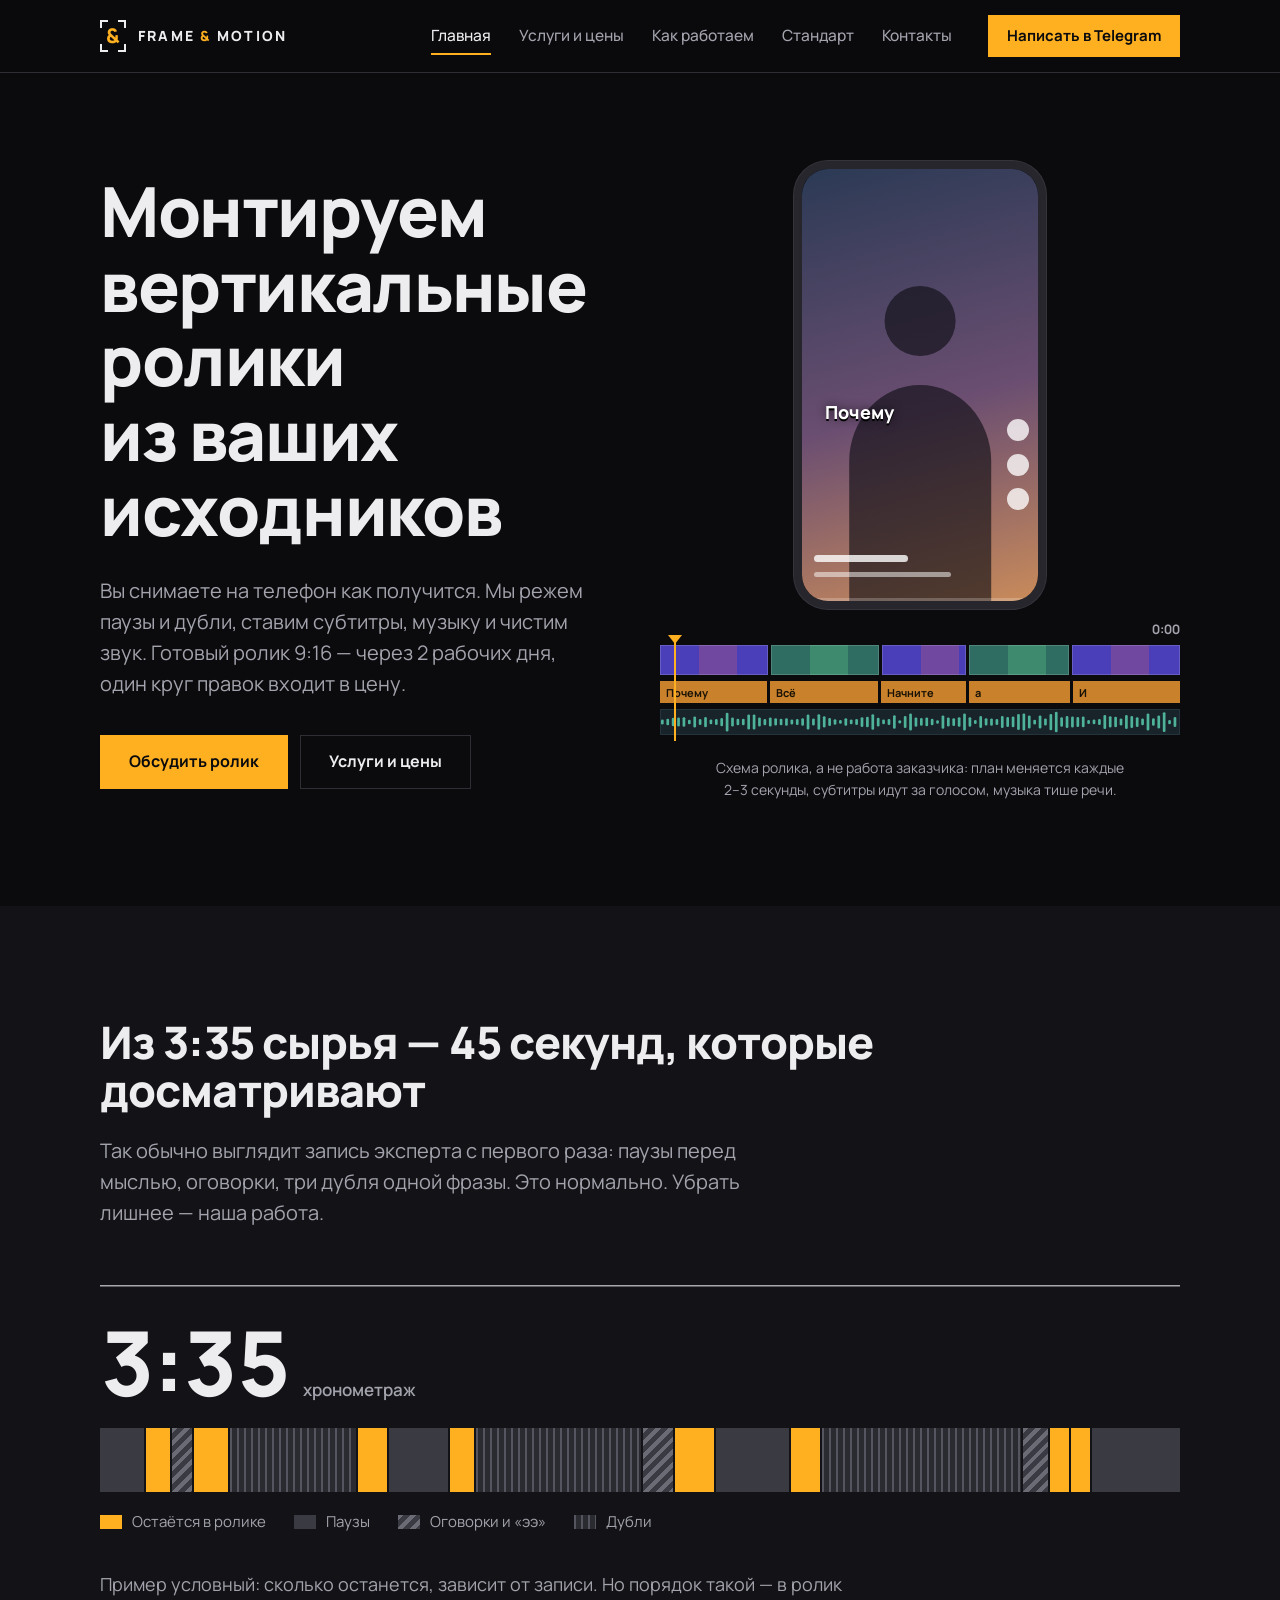
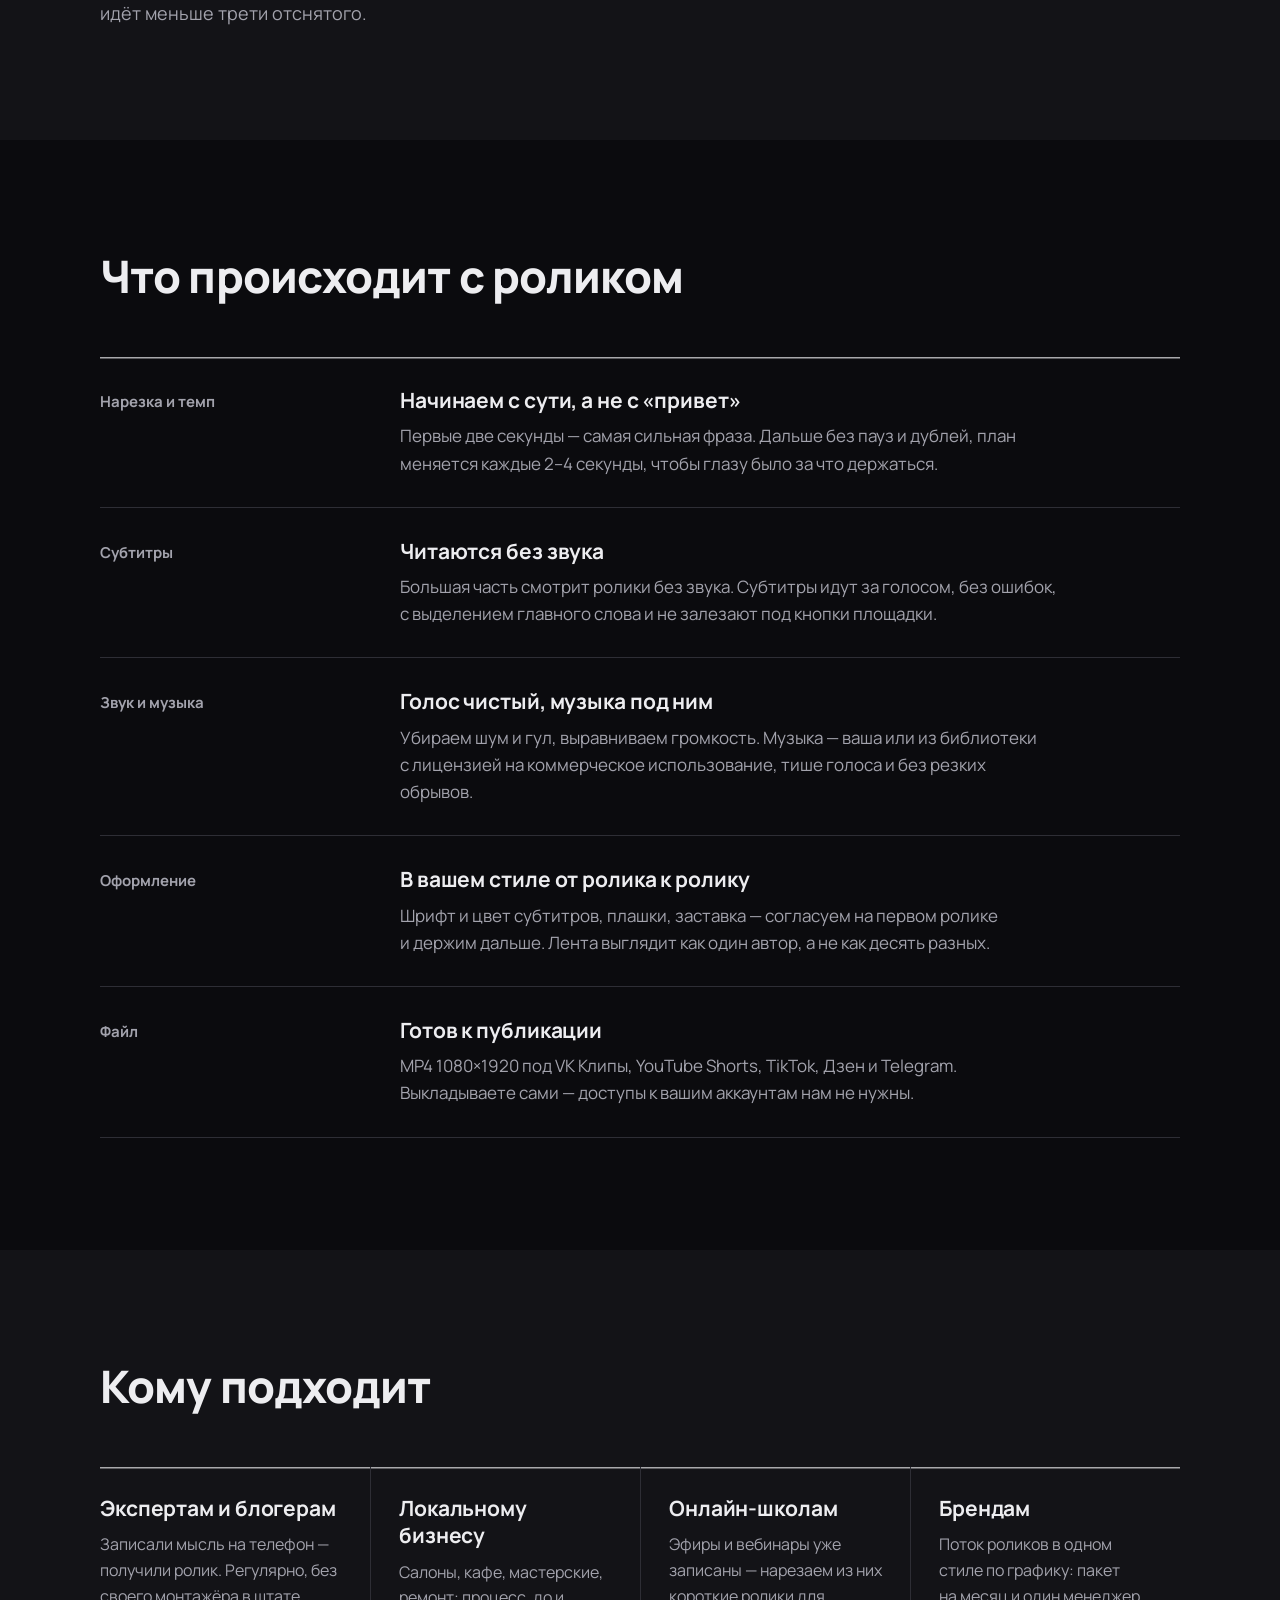
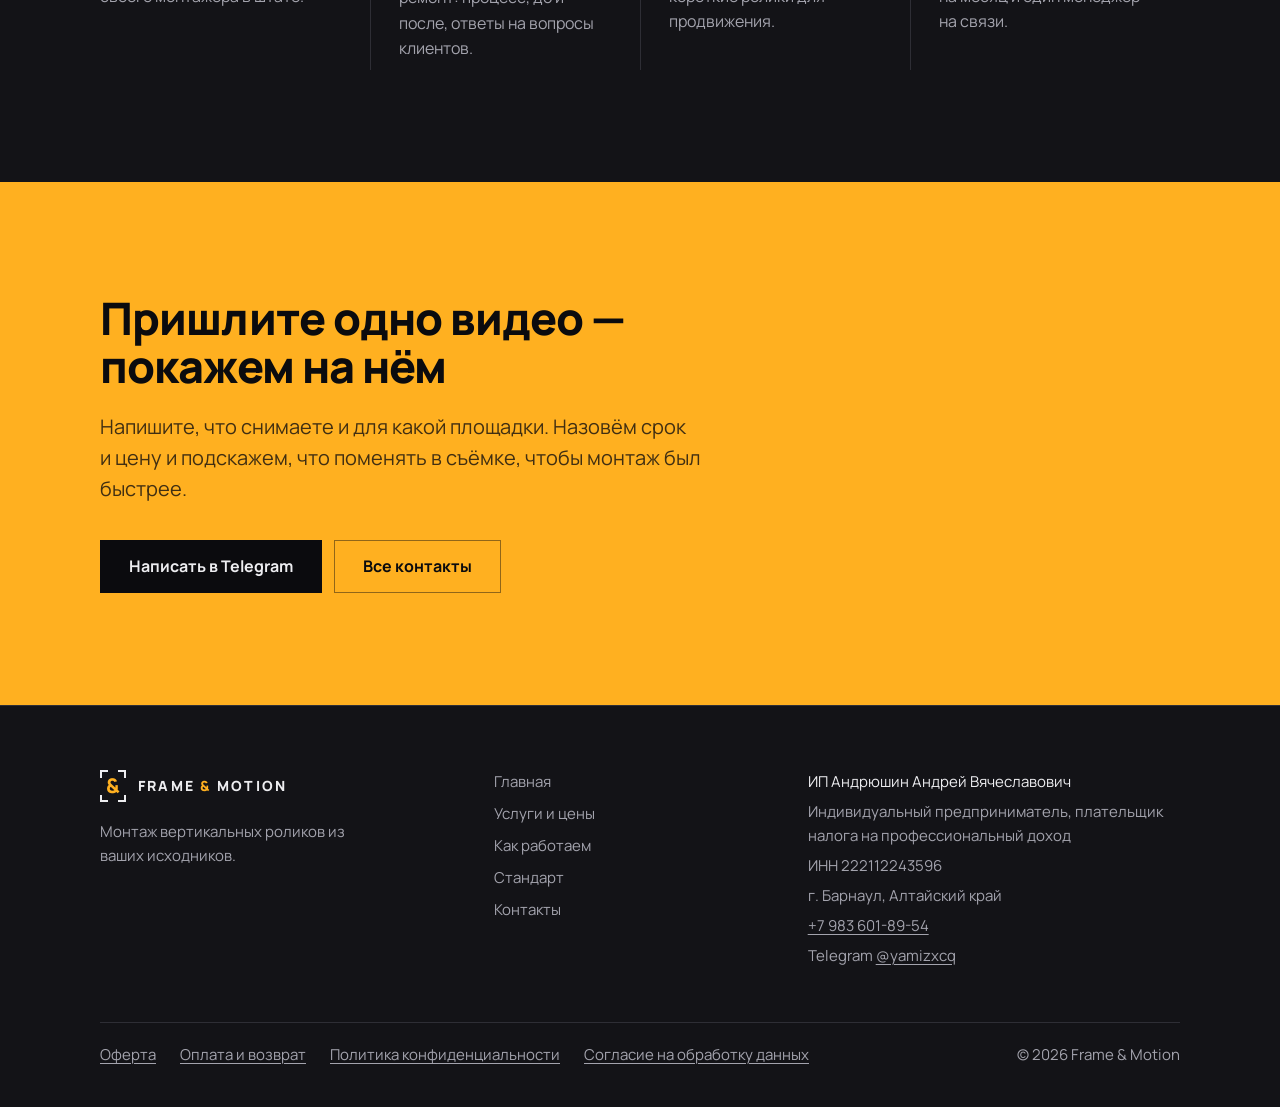
<file: index.html>
<!doctype html>
<html lang="ru">
<head>
<meta charset="utf-8">
<meta name="viewport" content="width=device-width, initial-scale=1">
<meta name="theme-color" content="#0B0B0E">
<title>Frame &amp; Motion — монтаж вертикальных роликов из ваших исходников</title>
<meta name="description" content="Монтируем вертикальные ролики для VK Клипов, YouTube Shorts и TikTok: нарезка, субтитры, музыка и звук. Ролик за 2 рабочих дня, от 3 000 ₽.">
<meta property="og:type" content="website">
<meta property="og:locale" content="ru_RU">
<meta property="og:site_name" content="Frame &amp; Motion">
<meta property="og:title" content="Frame &amp; Motion — монтаж вертикальных роликов из ваших исходников">
<meta property="og:description" content="Монтируем вертикальные ролики для VK Клипов, YouTube Shorts и TikTok: нарезка, субтитры, музыка и звук. Ролик за 2 рабочих дня, от 3 000 ₽.">
<meta property="og:url" content="https://valora-studio.github.io/frame-motion-ip/">
<meta property="og:image" content="https://valora-studio.github.io/frame-motion-ip/img/og.jpg">
<meta property="og:image:width" content="1200">
<meta property="og:image:height" content="630">
<meta name="twitter:card" content="summary_large_image">
<link rel="canonical" href="https://valora-studio.github.io/frame-motion-ip/">
<link rel="icon" href="img/favicon.svg" type="image/svg+xml">
<link rel="icon" href="img/favicon-32.png" sizes="32x32" type="image/png">
<link rel="apple-touch-icon" href="img/apple-touch-icon.png">
<link rel="preload" href="fonts/Manrope-cyrillic.woff2" as="font" type="font/woff2" crossorigin>
<script>document.documentElement.classList.add('js')</script>
<link rel="stylesheet" href="styles.css">
</head>
<body>
<header class="top">
  <div class="wrap">
    <a class="brand" href="index.html"><span class="logo" role="img" aria-label="Frame &amp; Motion"><span class="mark" aria-hidden="true"><i></i><i></i><i></i><i></i><b>&amp;</b></span><span class="word" aria-hidden="true">FRAME <span>&amp;</span> MOTION</span></span></a>
    <button class="burger" type="button" aria-expanded="false" aria-controls="nav">Меню</button>
    <nav class="nav" id="nav">
      <a href="index.html" aria-current="page">Главная</a>
      <a href="services.html">Услуги и цены</a>
      <a href="how.html">Как работаем</a>
      <a href="standard.html">Стандарт</a>
      <a href="contact.html">Контакты</a>
    </nav>
    <a class="btn btn--sm" href="https://t.me/yamizxcq" target="_blank" rel="noopener">Написать в Telegram</a>
  </div>
</header>
<main>
<section class="hero">
  <div class="wrap hero__grid">
    <div>
      <h1>Монтируем вертикальные ролики из&nbsp;ваших исходников</h1>
      <p class="lead">Вы&nbsp;снимаете на&nbsp;телефон как получится. Мы&nbsp;режем паузы и&nbsp;дубли, ставим субтитры, музыку и&nbsp;чистим звук. Готовый ролик 9:16&nbsp;— через 2&nbsp;рабочих дня, один круг правок входит в&nbsp;цену.</p>
      <div class="actions">
        <a class="btn" href="https://t.me/yamizxcq">Обсудить ролик</a>
        <a class="btn btn--ghost" href="services.html">Услуги и&nbsp;цены</a>
      </div>
    </div>
    <div class="reel" data-caps="Почему ваш ролик *пролистывают?*~2.6|Всё решают первые *две* секунды~2.6|Начните с *сути*~2.0|а не с «привет, *сегодня*...»~2.4|И режьте *всё*, что можно вырезать~2.6" data-total="12.2">
      <div class="phone">
        <div class="phone__screen">
          <div class="shot shot--0 is-on"><i class="s-sky"></i><i class="s-body"></i><i class="s-head"></i></div>
          <div class="shot shot--1"><i class="s-sky"></i><i class="s-body"></i><i class="s-head"></i></div>
          <div class="shot shot--2"><i class="s-sky"></i><i class="s-body"></i><i class="s-head"></i></div>
          <div class="shot shot--3"><i class="s-sky"></i><i class="s-body"></i><i class="s-head"></i></div>
          <i class="flash"></i>
          <div class="feed-ui" aria-hidden="true"><i></i><i></i><i></i><b></b><s></s></div>
          <p class="cap"><span>Почему</span> <span>ваш</span> <span>ролик</span> <span><em>пролистывают?</em></span></p>
          <i class="phone__bar"><i></i></i>
        </div>
      </div>
      <div class="tl" aria-hidden="true">
        <div class="tl__row tl__row--v"><i style="flex-grow:2.6"></i><i style="flex-grow:2.6"></i><i style="flex-grow:2.0"></i><i style="flex-grow:2.4"></i><i style="flex-grow:2.6"></i></div>
        <div class="tl__row tl__row--t"><i style="flex-grow:2.6">Почему</i><i style="flex-grow:2.6">Всё</i><i style="flex-grow:2.0">Начните</i><i style="flex-grow:2.4">а</i><i style="flex-grow:2.6">И</i></div>
        <div class="tl__row tl__row--a"><svg viewBox="0 0 384 24" preserveAspectRatio="none"><rect x="0" y="9.6" width="2" height="4.8" rx="1"/><rect x="4" y="8.7" width="2" height="6.6" rx="1"/><rect x="8" y="7.7" width="2" height="8.6" rx="1"/><rect x="12" y="7.4" width="2" height="9.2" rx="1"/><rect x="16" y="7.2" width="2" height="9.5" rx="1"/><rect x="20" y="9.8" width="2" height="4.5" rx="1"/><rect x="24" y="6.6" width="2" height="10.8" rx="1"/><rect x="28" y="9.0" width="2" height="6.0" rx="1"/><rect x="32" y="6.9" width="2" height="10.3" rx="1"/><rect x="36" y="9.6" width="2" height="4.7" rx="1"/><rect x="40" y="9.1" width="2" height="5.8" rx="1"/><rect x="44" y="7.9" width="2" height="8.3" rx="1"/><rect x="48" y="2.7" width="2" height="18.7" rx="1"/><rect x="52" y="7.5" width="2" height="9.0" rx="1"/><rect x="56" y="8.7" width="2" height="6.5" rx="1"/><rect x="60" y="8.8" width="2" height="6.5" rx="1"/><rect x="64" y="4.6" width="2" height="14.8" rx="1"/><rect x="68" y="4.4" width="2" height="15.2" rx="1"/><rect x="72" y="7.4" width="2" height="9.2" rx="1"/><rect x="76" y="8.9" width="2" height="6.3" rx="1"/><rect x="80" y="7.4" width="2" height="9.1" rx="1"/><rect x="84" y="8.3" width="2" height="7.3" rx="1"/><rect x="88" y="8.7" width="2" height="6.6" rx="1"/><rect x="92" y="8.3" width="2" height="7.5" rx="1"/><rect x="96" y="9.4" width="2" height="5.2" rx="1"/><rect x="100" y="9.1" width="2" height="5.8" rx="1"/><rect x="104" y="8.2" width="2" height="7.6" rx="1"/><rect x="108" y="4.5" width="2" height="15.0" rx="1"/><rect x="112" y="8.6" width="2" height="6.9" rx="1"/><rect x="116" y="4.3" width="2" height="15.4" rx="1"/><rect x="120" y="6.3" width="2" height="11.3" rx="1"/><rect x="124" y="7.9" width="2" height="8.2" rx="1"/><rect x="128" y="9.3" width="2" height="5.4" rx="1"/><rect x="132" y="10.1" width="2" height="3.7" rx="1"/><rect x="136" y="8.3" width="2" height="7.4" rx="1"/><rect x="140" y="9.6" width="2" height="4.7" rx="1"/><rect x="144" y="8.9" width="2" height="6.1" rx="1"/><rect x="148" y="7.2" width="2" height="9.7" rx="1"/><rect x="152" y="6.7" width="2" height="10.6" rx="1"/><rect x="156" y="4.2" width="2" height="15.5" rx="1"/><rect x="160" y="7.7" width="2" height="8.7" rx="1"/><rect x="164" y="9.6" width="2" height="4.7" rx="1"/><rect x="168" y="9.0" width="2" height="6.0" rx="1"/><rect x="172" y="5.3" width="2" height="13.4" rx="1"/><rect x="176" y="10.3" width="2" height="3.3" rx="1"/><rect x="180" y="5.9" width="2" height="12.1" rx="1"/><rect x="184" y="3.4" width="2" height="17.1" rx="1"/><rect x="188" y="7.4" width="2" height="9.3" rx="1"/><rect x="192" y="8.1" width="2" height="7.7" rx="1"/><rect x="196" y="7.6" width="2" height="8.7" rx="1"/><rect x="200" y="8.8" width="2" height="6.5" rx="1"/><rect x="204" y="10.3" width="2" height="3.4" rx="1"/><rect x="208" y="5.4" width="2" height="13.3" rx="1"/><rect x="212" y="7.6" width="2" height="8.8" rx="1"/><rect x="216" y="8.2" width="2" height="7.7" rx="1"/><rect x="220" y="7.2" width="2" height="9.6" rx="1"/><rect x="224" y="3.5" width="2" height="17.1" rx="1"/><rect x="228" y="7.2" width="2" height="9.5" rx="1"/><rect x="232" y="10.1" width="2" height="3.8" rx="1"/><rect x="236" y="6.0" width="2" height="12.1" rx="1"/><rect x="240" y="8.3" width="2" height="7.3" rx="1"/><rect x="244" y="8.4" width="2" height="7.3" rx="1"/><rect x="248" y="8.9" width="2" height="6.2" rx="1"/><rect x="252" y="6.1" width="2" height="11.9" rx="1"/><rect x="256" y="7.1" width="2" height="9.8" rx="1"/><rect x="260" y="6.6" width="2" height="10.7" rx="1"/><rect x="264" y="4.0" width="2" height="16.0" rx="1"/><rect x="268" y="3.4" width="2" height="17.2" rx="1"/><rect x="272" y="5.4" width="2" height="13.2" rx="1"/><rect x="276" y="9.7" width="2" height="4.7" rx="1"/><rect x="280" y="5.4" width="2" height="13.1" rx="1"/><rect x="284" y="8.5" width="2" height="7.0" rx="1"/><rect x="288" y="3.9" width="2" height="16.3" rx="1"/><rect x="292" y="1.7" width="2" height="20.6" rx="1"/><rect x="296" y="7.2" width="2" height="9.5" rx="1"/><rect x="300" y="5.9" width="2" height="12.2" rx="1"/><rect x="304" y="6.6" width="2" height="10.8" rx="1"/><rect x="308" y="7.1" width="2" height="9.8" rx="1"/><rect x="312" y="6.6" width="2" height="10.7" rx="1"/><rect x="316" y="9.9" width="2" height="4.1" rx="1"/><rect x="320" y="9.6" width="2" height="4.7" rx="1"/><rect x="324" y="9.0" width="2" height="6.0" rx="1"/><rect x="328" y="4.9" width="2" height="14.2" rx="1"/><rect x="332" y="6.3" width="2" height="11.3" rx="1"/><rect x="336" y="6.7" width="2" height="10.6" rx="1"/><rect x="340" y="8.6" width="2" height="6.8" rx="1"/><rect x="344" y="5.0" width="2" height="14.0" rx="1"/><rect x="348" y="6.0" width="2" height="12.0" rx="1"/><rect x="352" y="7.2" width="2" height="9.7" rx="1"/><rect x="356" y="8.6" width="2" height="6.7" rx="1"/><rect x="360" y="3.6" width="2" height="16.8" rx="1"/><rect x="364" y="8.3" width="2" height="7.4" rx="1"/><rect x="368" y="5.6" width="2" height="12.9" rx="1"/><rect x="372" y="2.2" width="2" height="19.7" rx="1"/><rect x="376" y="9.9" width="2" height="4.3" rx="1"/><rect x="380" y="6.9" width="2" height="10.1" rx="1"/></svg></div>
        <i class="tl__ph"></i>
        <span class="tl__time">0:00</span>
      </div>
      <p class="reel__note">Схема ролика, а&nbsp;не работа заказчика: план меняется каждые 2–&#8288;3&nbsp;секунды, субтитры идут за&nbsp;голосом, музыка тише речи.</p>
    </div>
  </div>
</section>

<section class="band band--panel">
  <div class="wrap">
    <div class="head">
      <h2>Из&nbsp;3:35 сырья&nbsp;— 45&nbsp;секунд, которые досматривают</h2>
      <p class="lead">Так обычно выглядит запись эксперта с&nbsp;первого раза: паузы перед мыслью, оговорки, три дубля одной фразы. Это нормально. Убрать лишнее&nbsp;— наша работа.</p>
    </div>
    <div class="cut">
      <div class="cut__time"><b data-raw="215" data-keep="45">3:35</b><span>хронометраж</span></div>
      <div class="cut__track" aria-hidden="true"><i class="seg seg--pause" data-s="9" style="flex-grow:9"></i><i class="seg seg--keep" data-s="5" style="flex-grow:5"></i><i class="seg seg--slip" data-s="4" style="flex-grow:4"></i><i class="seg seg--keep" data-s="7" style="flex-grow:7"></i><i class="seg seg--take" data-s="26" style="flex-grow:26"></i><i class="seg seg--keep" data-s="6" style="flex-grow:6"></i><i class="seg seg--pause" data-s="12" style="flex-grow:12"></i><i class="seg seg--keep" data-s="5" style="flex-grow:5"></i><i class="seg seg--take" data-s="34" style="flex-grow:34"></i><i class="seg seg--slip" data-s="6" style="flex-grow:6"></i><i class="seg seg--keep" data-s="8" style="flex-grow:8"></i><i class="seg seg--pause" data-s="15" style="flex-grow:15"></i><i class="seg seg--keep" data-s="6" style="flex-grow:6"></i><i class="seg seg--take" data-s="41" style="flex-grow:41"></i><i class="seg seg--slip" data-s="5" style="flex-grow:5"></i><i class="seg seg--keep" data-s="4" style="flex-grow:4"></i><i class="seg seg--keep" data-s="4" style="flex-grow:4"></i><i class="seg seg--pause" data-s="18" style="flex-grow:18"></i></div>
      <ul class="cut__legend"><li><i class="seg--keep"></i>Остаётся в&nbsp;ролике</li><li><i class="seg--pause"></i>Паузы</li><li><i class="seg--slip"></i>Оговорки и&nbsp;«ээ»</li><li><i class="seg--take"></i>Дубли</li></ul>
    </div>
    <p class="cut__result">Пример условный: сколько останется, зависит от&nbsp;записи. Но&nbsp;порядок такой&nbsp;— в&nbsp;ролик идёт меньше трети отснятого.</p>
  </div>
</section>

<section class="band">
  <div class="wrap">
    <div class="head">
      <h2>Что происходит с&nbsp;роликом</h2>
    </div>
    <div class="rows">
      <div class="row">
        <p class="label">Нарезка и&nbsp;темп</p>
        <div><h3>Начинаем с&nbsp;сути, а&nbsp;не с&nbsp;«привет»</h3><p>Первые две секунды&nbsp;— самая сильная фраза. Дальше без пауз и&nbsp;дублей, план меняется каждые 2–&#8288;4&nbsp;секунды, чтобы глазу было за&nbsp;что держаться.</p></div>
      </div>
      <div class="row">
        <p class="label">Субтитры</p>
        <div><h3>Читаются без звука</h3><p>Большая часть смотрит ролики без звука. Субтитры идут за&nbsp;голосом, без ошибок, с&nbsp;выделением главного слова и&nbsp;не залезают под кнопки площадки.</p></div>
      </div>
      <div class="row">
        <p class="label">Звук и&nbsp;музыка</p>
        <div><h3>Голос чистый, музыка под ним</h3><p>Убираем шум и&nbsp;гул, выравниваем громкость. Музыка&nbsp;— ваша или из&nbsp;библиотеки с&nbsp;лицензией на&nbsp;коммерческое использование, тише голоса и&nbsp;без резких обрывов.</p></div>
      </div>
      <div class="row">
        <p class="label">Оформление</p>
        <div><h3>В&nbsp;вашем стиле от&nbsp;ролика к&nbsp;ролику</h3><p>Шрифт и&nbsp;цвет субтитров, плашки, заставка&nbsp;— согласуем на&nbsp;первом ролике и&nbsp;держим дальше. Лента выглядит как один автор, а&nbsp;не как десять разных.</p></div>
      </div>
      <div class="row">
        <p class="label">Файл</p>
        <div><h3>Готов к&nbsp;публикации</h3><p>MP4&nbsp;1080×1920 под VK Клипы, YouTube Shorts, TikTok, Дзен и&nbsp;Telegram. Выкладываете сами&nbsp;— доступы к&nbsp;вашим аккаунтам нам не&nbsp;нужны.</p></div>
      </div>
    </div>
  </div>
</section>

<section class="band band--panel">
  <div class="wrap">
    <div class="head">
      <h2>Кому подходит</h2>
    </div>
    <div class="who">
      <div><h3>Экспертам и&nbsp;блогерам</h3><p>Записали мысль на&nbsp;телефон&nbsp;— получили ролик. Регулярно, без своего монтажёра в&nbsp;штате.</p></div>
      <div><h3>Локальному бизнесу</h3><p>Салоны, кафе, мастерские, ремонт: процесс, до&nbsp;и после, ответы на&nbsp;вопросы клиентов.</p></div>
      <div><h3>Онлайн-школам</h3><p>Эфиры и&nbsp;вебинары уже записаны&nbsp;— нарезаем из&nbsp;них короткие ролики для продвижения.</p></div>
      <div><h3>Брендам</h3><p>Поток роликов в&nbsp;одном стиле по&nbsp;графику: пакет на&nbsp;месяц и&nbsp;один менеджер на&nbsp;связи.</p></div>
    </div>
  </div>
</section>

<section class="band band--amber cta">
  <div class="wrap">
    <h2>Пришлите одно видео&nbsp;— покажем на&nbsp;нём</h2>
    <p class="lead">Напишите, что снимаете и&nbsp;для какой площадки. Назовём срок и&nbsp;цену и&nbsp;подскажем, что поменять в&nbsp;съёмке, чтобы монтаж был быстрее.</p>
    <div class="actions">
      <a class="btn btn--dark" href="https://t.me/yamizxcq">Написать в&nbsp;Telegram</a>
      <a class="btn btn--dark-ghost" href="contact.html">Все контакты</a>
    </div>
  </div>
</section>
</main>
<footer class="foot">
  <div class="wrap">
    <div class="foot__grid">
      <div>
        <a class="brand" href="index.html"><span class="logo" role="img" aria-label="Frame &amp; Motion"><span class="mark" aria-hidden="true"><i></i><i></i><i></i><i></i><b>&amp;</b></span><span class="word" aria-hidden="true">FRAME <span>&amp;</span> MOTION</span></span></a>
        <p class="foot__tag">Монтаж вертикальных роликов из ваших исходников.</p>
      </div>
      <ul>
        <li><a href="index.html">Главная</a></li>
        <li><a href="services.html">Услуги и цены</a></li>
        <li><a href="how.html">Как работаем</a></li>
        <li><a href="standard.html">Стандарт</a></li>
        <li><a href="contact.html">Контакты</a></li>
      </ul>
      <div class="foot__req">
        <p>ИП Андрюшин Андрей Вячеславович</p>
        <p>Индивидуальный предприниматель, плательщик налога на профессиональный доход</p>
        <p>ИНН 222112243596</p>
        <p>г. Барнаул, Алтайский край</p>
        <p><a href="tel:+79836018954">+7 983 601-89-54</a></p>
        <p>Telegram <a href="https://t.me/yamizxcq" target="_blank" rel="noopener">@yamizxcq</a></p>
      </div>
    </div>
    <div class="foot__legal">
    <a href="oferta.html">Оферта</a>
    <a href="payment.html">Оплата и возврат</a>
    <a href="privacy.html">Политика конфиденциальности</a>
    <a href="consent.html">Согласие на обработку данных</a>
    <span>© 2026 Frame &amp; Motion</span>
    </div>
  </div>
</footer>
<script src="script.js"></script>
</body>
</html>
</file>
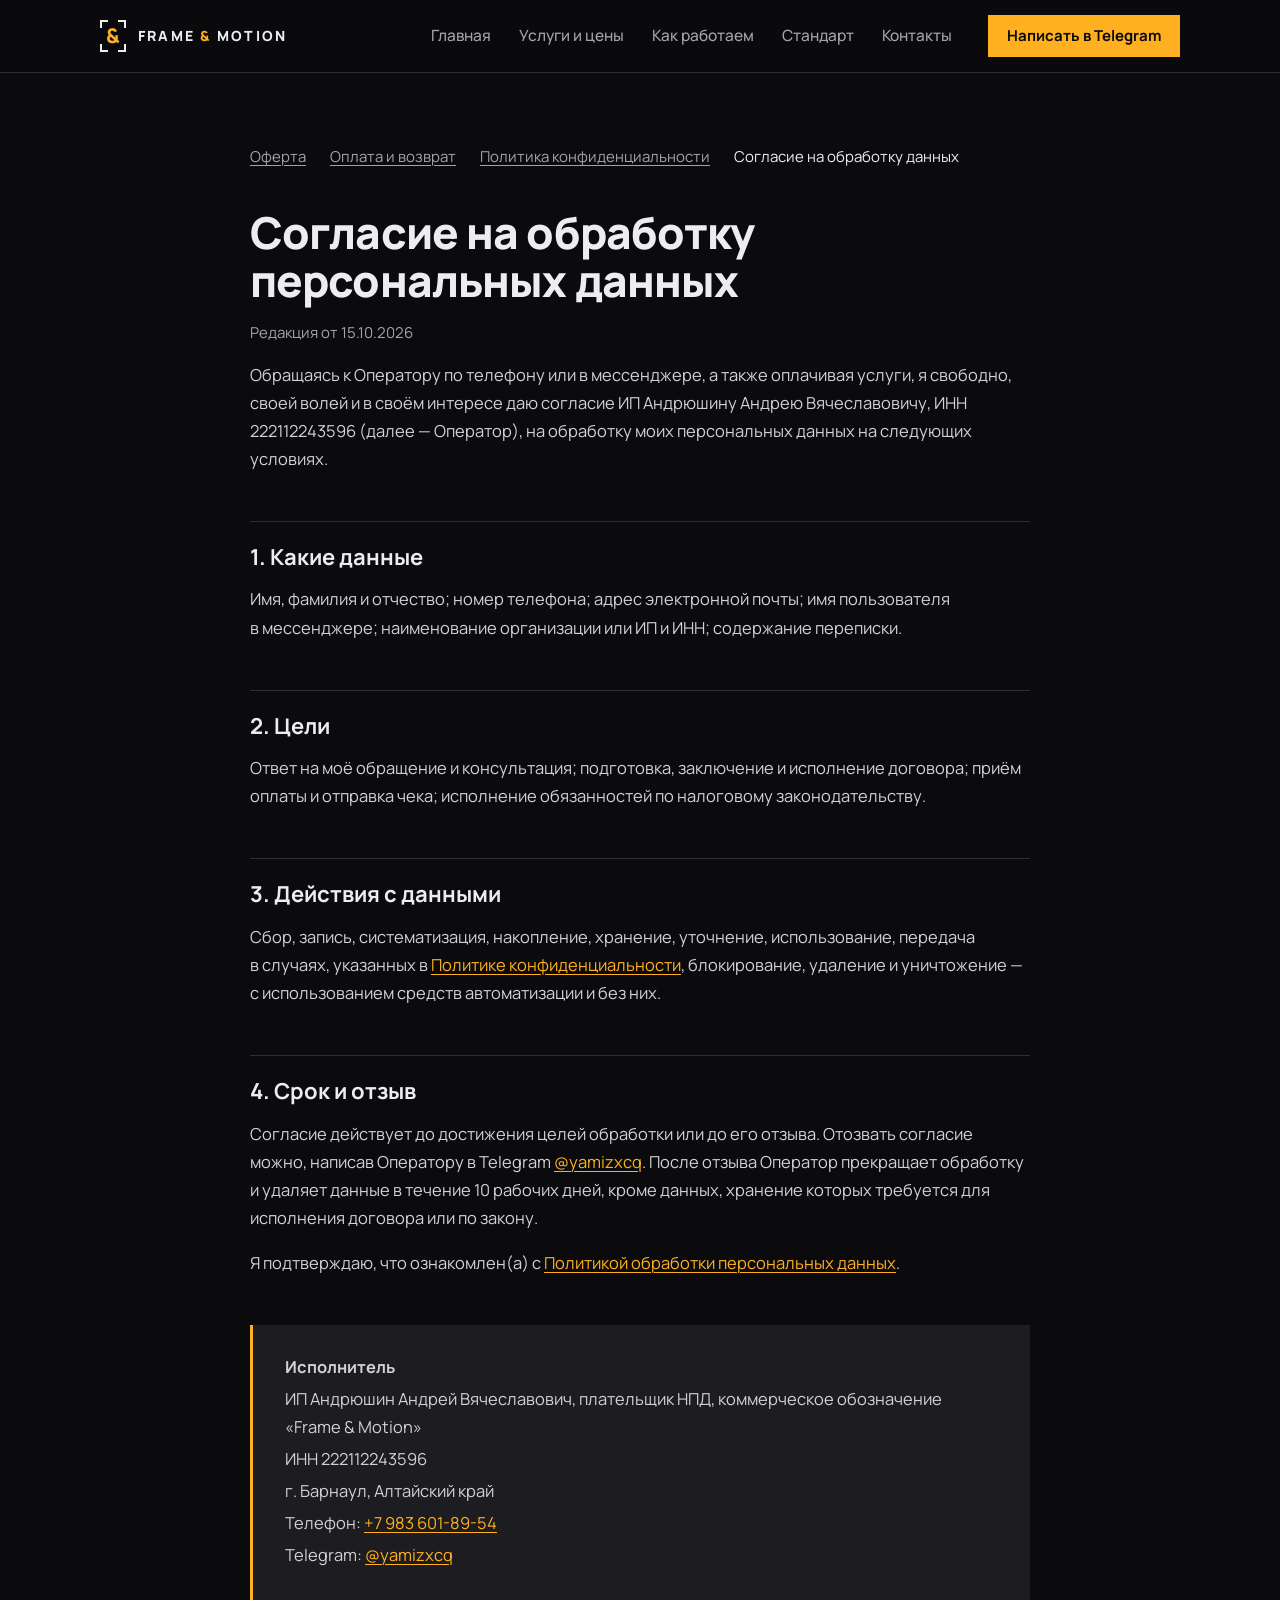
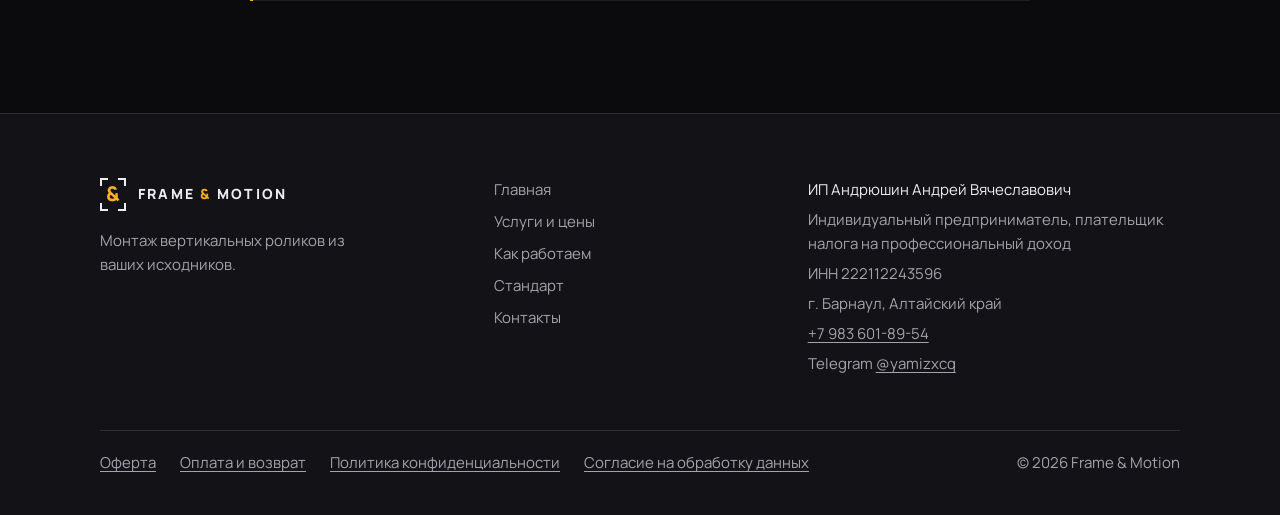
<file: consent.html>
<!doctype html>
<html lang="ru">
<head>
<meta charset="utf-8">
<meta name="viewport" content="width=device-width, initial-scale=1">
<meta name="theme-color" content="#0B0B0E">
<title>Согласие на обработку персональных данных — Frame &amp; Motion</title>
<meta name="description" content="Текст согласия на обработку персональных данных при обращении в Frame &amp; Motion.">
<meta property="og:type" content="website">
<meta property="og:locale" content="ru_RU">
<meta property="og:site_name" content="Frame &amp; Motion">
<meta property="og:title" content="Согласие на обработку персональных данных — Frame &amp; Motion">
<meta property="og:description" content="Текст согласия на обработку персональных данных при обращении в Frame &amp; Motion.">
<meta property="og:url" content="https://valora-studio.github.io/frame-motion-ip/consent.html">
<meta property="og:image" content="https://valora-studio.github.io/frame-motion-ip/img/og.jpg">
<meta property="og:image:width" content="1200">
<meta property="og:image:height" content="630">
<meta name="twitter:card" content="summary_large_image">
<link rel="canonical" href="https://valora-studio.github.io/frame-motion-ip/consent.html">
<link rel="icon" href="img/favicon.svg" type="image/svg+xml">
<link rel="icon" href="img/favicon-32.png" sizes="32x32" type="image/png">
<link rel="apple-touch-icon" href="img/apple-touch-icon.png">
<link rel="preload" href="fonts/Manrope-cyrillic.woff2" as="font" type="font/woff2" crossorigin>
<script>document.documentElement.classList.add('js')</script>
<link rel="stylesheet" href="styles.css">
</head>
<body>
<header class="top">
  <div class="wrap">
    <a class="brand" href="index.html"><span class="logo" role="img" aria-label="Frame &amp; Motion"><span class="mark" aria-hidden="true"><i></i><i></i><i></i><i></i><b>&amp;</b></span><span class="word" aria-hidden="true">FRAME <span>&amp;</span> MOTION</span></span></a>
    <button class="burger" type="button" aria-expanded="false" aria-controls="nav">Меню</button>
    <nav class="nav" id="nav">
      <a href="index.html">Главная</a>
      <a href="services.html">Услуги и цены</a>
      <a href="how.html">Как работаем</a>
      <a href="standard.html">Стандарт</a>
      <a href="contact.html">Контакты</a>
    </nav>
    <a class="btn btn--sm" href="https://t.me/yamizxcq" target="_blank" rel="noopener">Написать в Telegram</a>
  </div>
</header>
<main class="doc">
  <div class="wrap">
    <nav class="doc-nav" aria-label="Документы">
      <a href="oferta.html">Оферта</a>
      <a href="payment.html">Оплата и возврат</a>
      <a href="privacy.html">Политика конфиденциальности</a>
      <a href="consent.html" aria-current="page">Согласие на обработку данных</a>
    </nav>
<h1>Согласие на&nbsp;обработку персональных данных</h1>
    <p class="meta">Редакция от&nbsp;15.10.2026</p>

    <p>Обращаясь к&nbsp;Оператору по&nbsp;телефону или в&nbsp;мессенджере, а&nbsp;также оплачивая услуги, я&nbsp;свободно, своей волей и&nbsp;в своём интересе даю согласие ИП&nbsp;Андрюшину Андрею Вячеславовичу, ИНН 222112243596 (далее&nbsp;— Оператор), на&nbsp;обработку моих персональных данных на&nbsp;следующих условиях.</p>

    <h2>1. Какие данные</h2>
    <p>Имя, фамилия и&nbsp;отчество; номер телефона; адрес электронной почты; имя пользователя в&nbsp;мессенджере; наименование организации или ИП&nbsp;и ИНН; содержание переписки.</p>

    <h2>2. Цели</h2>
    <p>Ответ на&nbsp;моё обращение и&nbsp;консультация; подготовка, заключение и&nbsp;исполнение договора; приём оплаты и&nbsp;отправка чека; исполнение обязанностей по&nbsp;налоговому законодательству.</p>

    <h2>3. Действия с&nbsp;данными</h2>
    <p>Сбор, запись, систематизация, накопление, хранение, уточнение, использование, передача в&nbsp;случаях, указанных в <a href="privacy.html">Политике конфиденциальности</a>, блокирование, удаление и&nbsp;уничтожение&nbsp;— с&nbsp;использованием средств автоматизации и&nbsp;без них.</p>

    <h2>4. Срок и&nbsp;отзыв</h2>
    <p>Согласие действует до&nbsp;достижения целей обработки или до&nbsp;его отзыва. Отозвать согласие можно, написав Оператору в&nbsp;Telegram <a href="https://t.me/yamizxcq" target="_blank" rel="noopener">@yamizxcq</a>. После отзыва Оператор прекращает обработку и&nbsp;удаляет данные в&nbsp;течение 10&nbsp;рабочих дней, кроме данных, хранение которых требуется для исполнения договора или по&nbsp;закону.</p>

    <p>Я&nbsp;подтверждаю, что ознакомлен(а) с <a href="privacy.html">Политикой обработки персональных данных</a>.</p>

    <div class="req">
      <p><b>Исполнитель</b></p>
      <p>ИП&nbsp;Андрюшин Андрей Вячеславович, плательщик НПД, коммерческое обозначение «Frame &amp; Motion»</p>
      <p>ИНН 222112243596</p>
      <p>г. Барнаул, Алтайский край</p>
      <p>Телефон: <a href="tel:+79836018954">+7&nbsp;983 601-89-54</a></p>
      <p>Telegram: <a href="https://t.me/yamizxcq" target="_blank" rel="noopener">@yamizxcq</a></p>
    </div>
  </div>
</main>
<footer class="foot">
  <div class="wrap">
    <div class="foot__grid">
      <div>
        <a class="brand" href="index.html"><span class="logo" role="img" aria-label="Frame &amp; Motion"><span class="mark" aria-hidden="true"><i></i><i></i><i></i><i></i><b>&amp;</b></span><span class="word" aria-hidden="true">FRAME <span>&amp;</span> MOTION</span></span></a>
        <p class="foot__tag">Монтаж вертикальных роликов из ваших исходников.</p>
      </div>
      <ul>
        <li><a href="index.html">Главная</a></li>
        <li><a href="services.html">Услуги и цены</a></li>
        <li><a href="how.html">Как работаем</a></li>
        <li><a href="standard.html">Стандарт</a></li>
        <li><a href="contact.html">Контакты</a></li>
      </ul>
      <div class="foot__req">
        <p>ИП Андрюшин Андрей Вячеславович</p>
        <p>Индивидуальный предприниматель, плательщик налога на профессиональный доход</p>
        <p>ИНН 222112243596</p>
        <p>г. Барнаул, Алтайский край</p>
        <p><a href="tel:+79836018954">+7 983 601-89-54</a></p>
        <p>Telegram <a href="https://t.me/yamizxcq" target="_blank" rel="noopener">@yamizxcq</a></p>
      </div>
    </div>
    <div class="foot__legal">
    <a href="oferta.html">Оферта</a>
    <a href="payment.html">Оплата и возврат</a>
    <a href="privacy.html">Политика конфиденциальности</a>
    <a href="consent.html">Согласие на обработку данных</a>
    <span>© 2026 Frame &amp; Motion</span>
    </div>
  </div>
</footer>
<script src="script.js"></script>
</body>
</html>
</file>
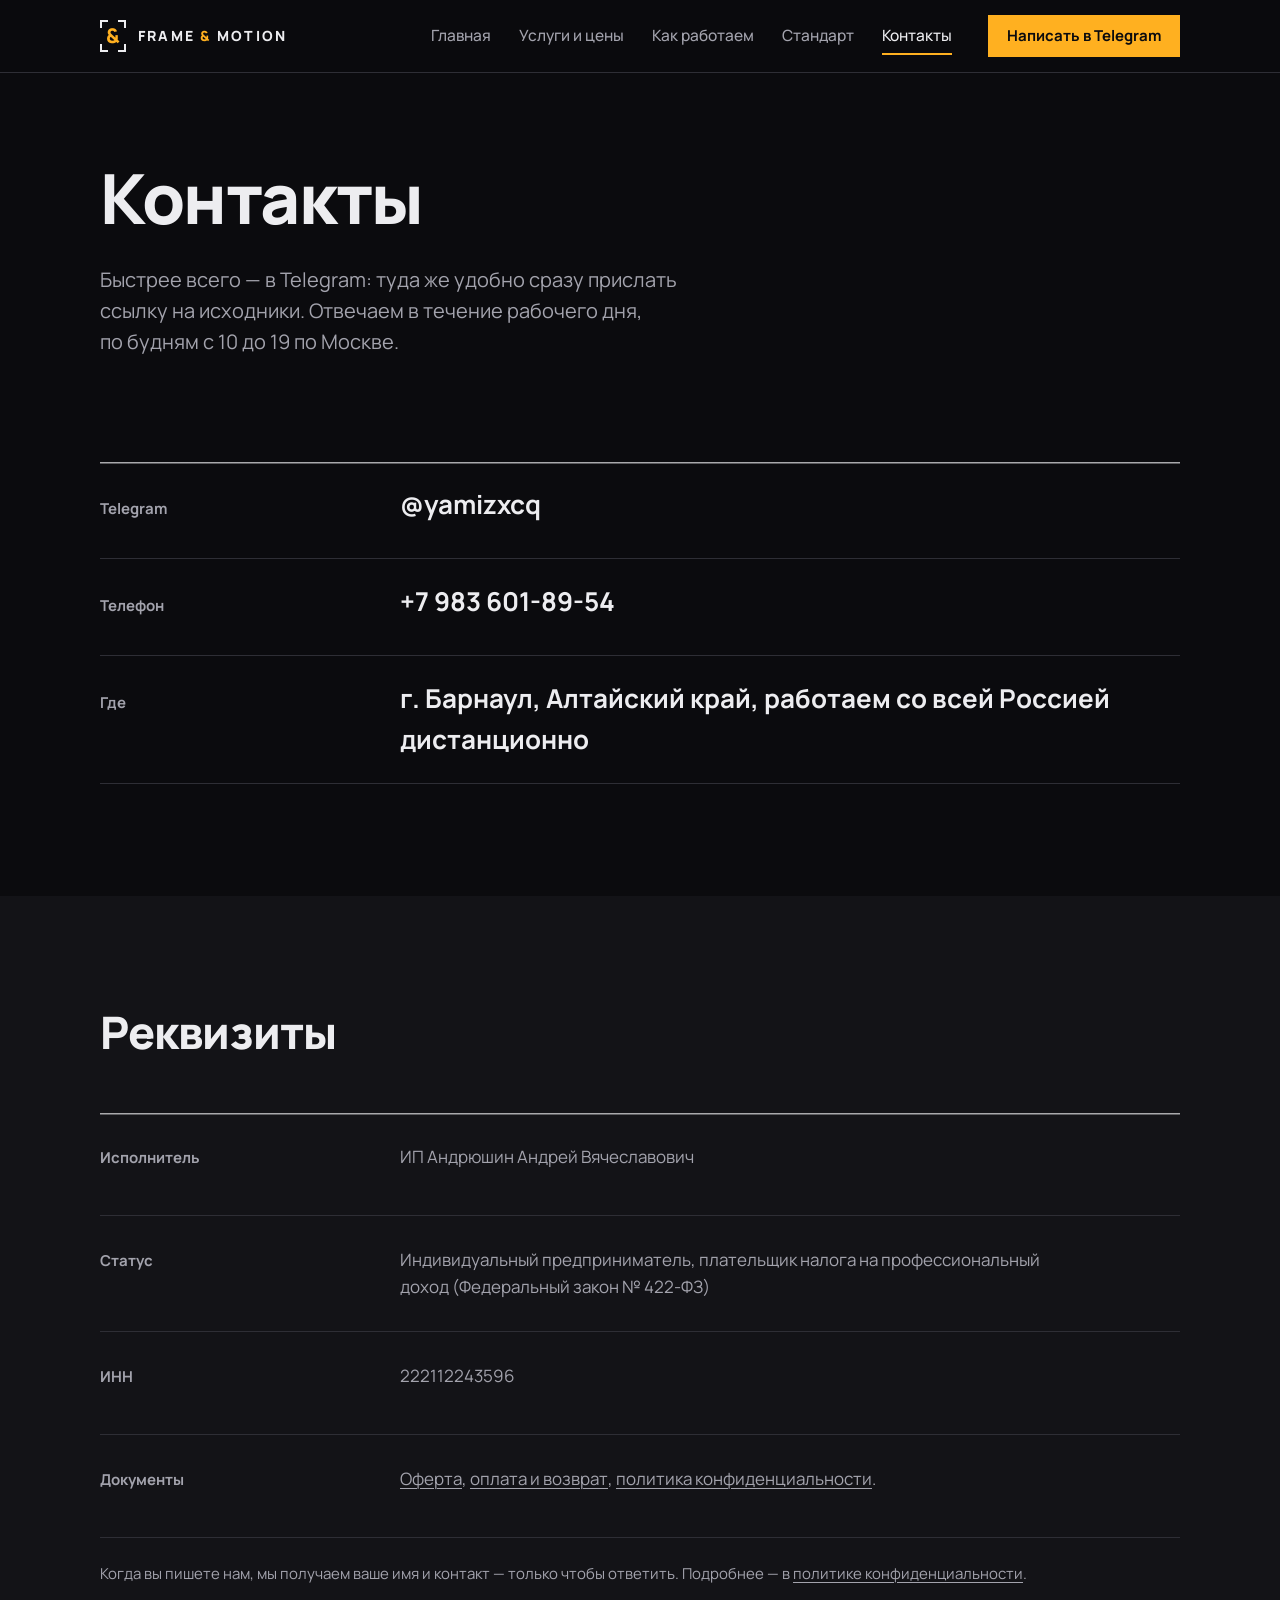
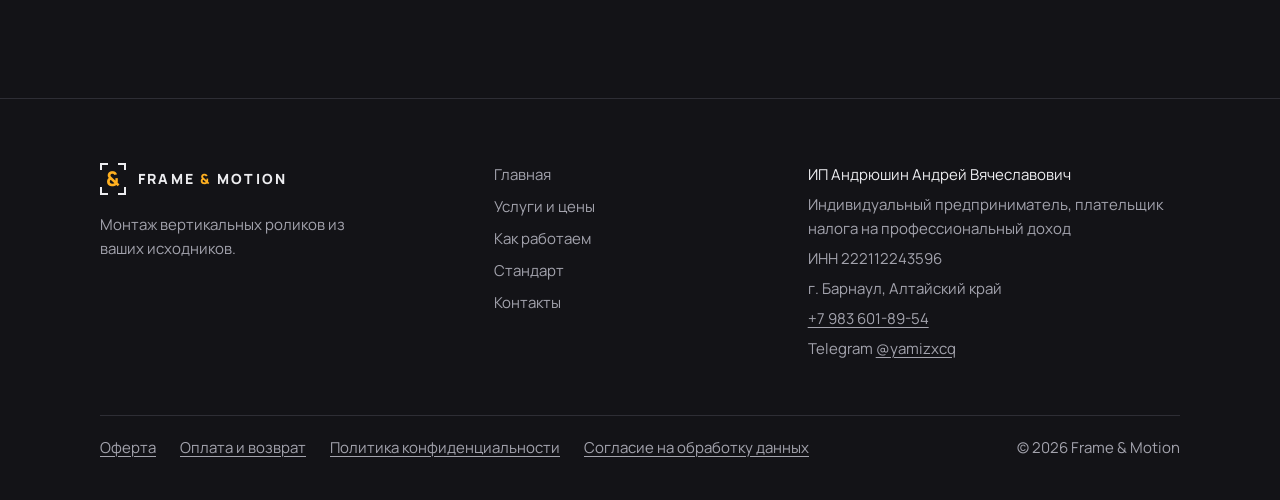
<file: contact.html>
<!doctype html>
<html lang="ru">
<head>
<meta charset="utf-8">
<meta name="viewport" content="width=device-width, initial-scale=1">
<meta name="theme-color" content="#0B0B0E">
<title>Контакты — Frame &amp; Motion</title>
<meta name="description" content="Как связаться с Frame &amp; Motion: Telegram, телефон и реквизиты исполнителя.">
<meta property="og:type" content="website">
<meta property="og:locale" content="ru_RU">
<meta property="og:site_name" content="Frame &amp; Motion">
<meta property="og:title" content="Контакты — Frame &amp; Motion">
<meta property="og:description" content="Как связаться с Frame &amp; Motion: Telegram, телефон и реквизиты исполнителя.">
<meta property="og:url" content="https://valora-studio.github.io/frame-motion-ip/contact.html">
<meta property="og:image" content="https://valora-studio.github.io/frame-motion-ip/img/og.jpg">
<meta property="og:image:width" content="1200">
<meta property="og:image:height" content="630">
<meta name="twitter:card" content="summary_large_image">
<link rel="canonical" href="https://valora-studio.github.io/frame-motion-ip/contact.html">
<link rel="icon" href="img/favicon.svg" type="image/svg+xml">
<link rel="icon" href="img/favicon-32.png" sizes="32x32" type="image/png">
<link rel="apple-touch-icon" href="img/apple-touch-icon.png">
<link rel="preload" href="fonts/Manrope-cyrillic.woff2" as="font" type="font/woff2" crossorigin>
<script>document.documentElement.classList.add('js')</script>
<link rel="stylesheet" href="styles.css">
</head>
<body>
<header class="top">
  <div class="wrap">
    <a class="brand" href="index.html"><span class="logo" role="img" aria-label="Frame &amp; Motion"><span class="mark" aria-hidden="true"><i></i><i></i><i></i><i></i><b>&amp;</b></span><span class="word" aria-hidden="true">FRAME <span>&amp;</span> MOTION</span></span></a>
    <button class="burger" type="button" aria-expanded="false" aria-controls="nav">Меню</button>
    <nav class="nav" id="nav">
      <a href="index.html">Главная</a>
      <a href="services.html">Услуги и цены</a>
      <a href="how.html">Как работаем</a>
      <a href="standard.html">Стандарт</a>
      <a href="contact.html" aria-current="page">Контакты</a>
    </nav>
    <a class="btn btn--sm" href="https://t.me/yamizxcq" target="_blank" rel="noopener">Написать в Telegram</a>
  </div>
</header>
<main>
<section class="hero">
  <div class="wrap">
    <h1>Контакты</h1>
    <p class="lead">Быстрее всего&nbsp;— в&nbsp;Telegram: туда же&nbsp;удобно сразу прислать ссылку на&nbsp;исходники. Отвечаем в&nbsp;течение рабочего дня, по&nbsp;будням с&nbsp;10 до&nbsp;19 по&nbsp;Москве.</p>
  </div>
</section>

<section class="band">
  <div class="wrap">
    <div class="contacts">
      <div><p class="label">Telegram</p><b><a href="https://t.me/yamizxcq" target="_blank" rel="noopener">@yamizxcq</a></b></div>
      <div><p class="label">Телефон</p><b><a href="tel:+79836018954">+7&nbsp;983 601-89-54</a></b></div>
      <div><p class="label">Где</p><b>г. Барнаул, Алтайский край, работаем со&nbsp;всей Россией дистанционно</b></div>
    </div>
  </div>
</section>

<section class="band band--panel">
  <div class="wrap">
    <div class="head">
      <h2>Реквизиты</h2>
    </div>
    <div class="rows">
      <div class="row"><p class="label">Исполнитель</p><div><p>ИП&nbsp;Андрюшин Андрей Вячеславович</p></div></div>
      <div class="row"><p class="label">Статус</p><div><p>Индивидуальный предприниматель, плательщик налога на&nbsp;профессиональный доход (Федеральный закон № 422-ФЗ)</p></div></div>
      <div class="row"><p class="label">ИНН</p><div><p>222112243596</p></div></div>
      <div class="row"><p class="label">Документы</p><div><p><a href="oferta.html">Оферта</a>, <a href="payment.html">оплата и&nbsp;возврат</a>, <a href="privacy.html">политика конфиденциальности</a>.</p></div></div>
    </div>
    <p class="note after">Когда вы&nbsp;пишете нам, мы&nbsp;получаем ваше имя и&nbsp;контакт&nbsp;— только чтобы ответить. Подробнее&nbsp;— в <a href="privacy.html">политике конфиденциальности</a>.</p>
  </div>
</section>
</main>
<footer class="foot">
  <div class="wrap">
    <div class="foot__grid">
      <div>
        <a class="brand" href="index.html"><span class="logo" role="img" aria-label="Frame &amp; Motion"><span class="mark" aria-hidden="true"><i></i><i></i><i></i><i></i><b>&amp;</b></span><span class="word" aria-hidden="true">FRAME <span>&amp;</span> MOTION</span></span></a>
        <p class="foot__tag">Монтаж вертикальных роликов из ваших исходников.</p>
      </div>
      <ul>
        <li><a href="index.html">Главная</a></li>
        <li><a href="services.html">Услуги и цены</a></li>
        <li><a href="how.html">Как работаем</a></li>
        <li><a href="standard.html">Стандарт</a></li>
        <li><a href="contact.html">Контакты</a></li>
      </ul>
      <div class="foot__req">
        <p>ИП Андрюшин Андрей Вячеславович</p>
        <p>Индивидуальный предприниматель, плательщик налога на профессиональный доход</p>
        <p>ИНН 222112243596</p>
        <p>г. Барнаул, Алтайский край</p>
        <p><a href="tel:+79836018954">+7 983 601-89-54</a></p>
        <p>Telegram <a href="https://t.me/yamizxcq" target="_blank" rel="noopener">@yamizxcq</a></p>
      </div>
    </div>
    <div class="foot__legal">
    <a href="oferta.html">Оферта</a>
    <a href="payment.html">Оплата и возврат</a>
    <a href="privacy.html">Политика конфиденциальности</a>
    <a href="consent.html">Согласие на обработку данных</a>
    <span>© 2026 Frame &amp; Motion</span>
    </div>
  </div>
</footer>
<script src="script.js"></script>
</body>
</html>
</file>
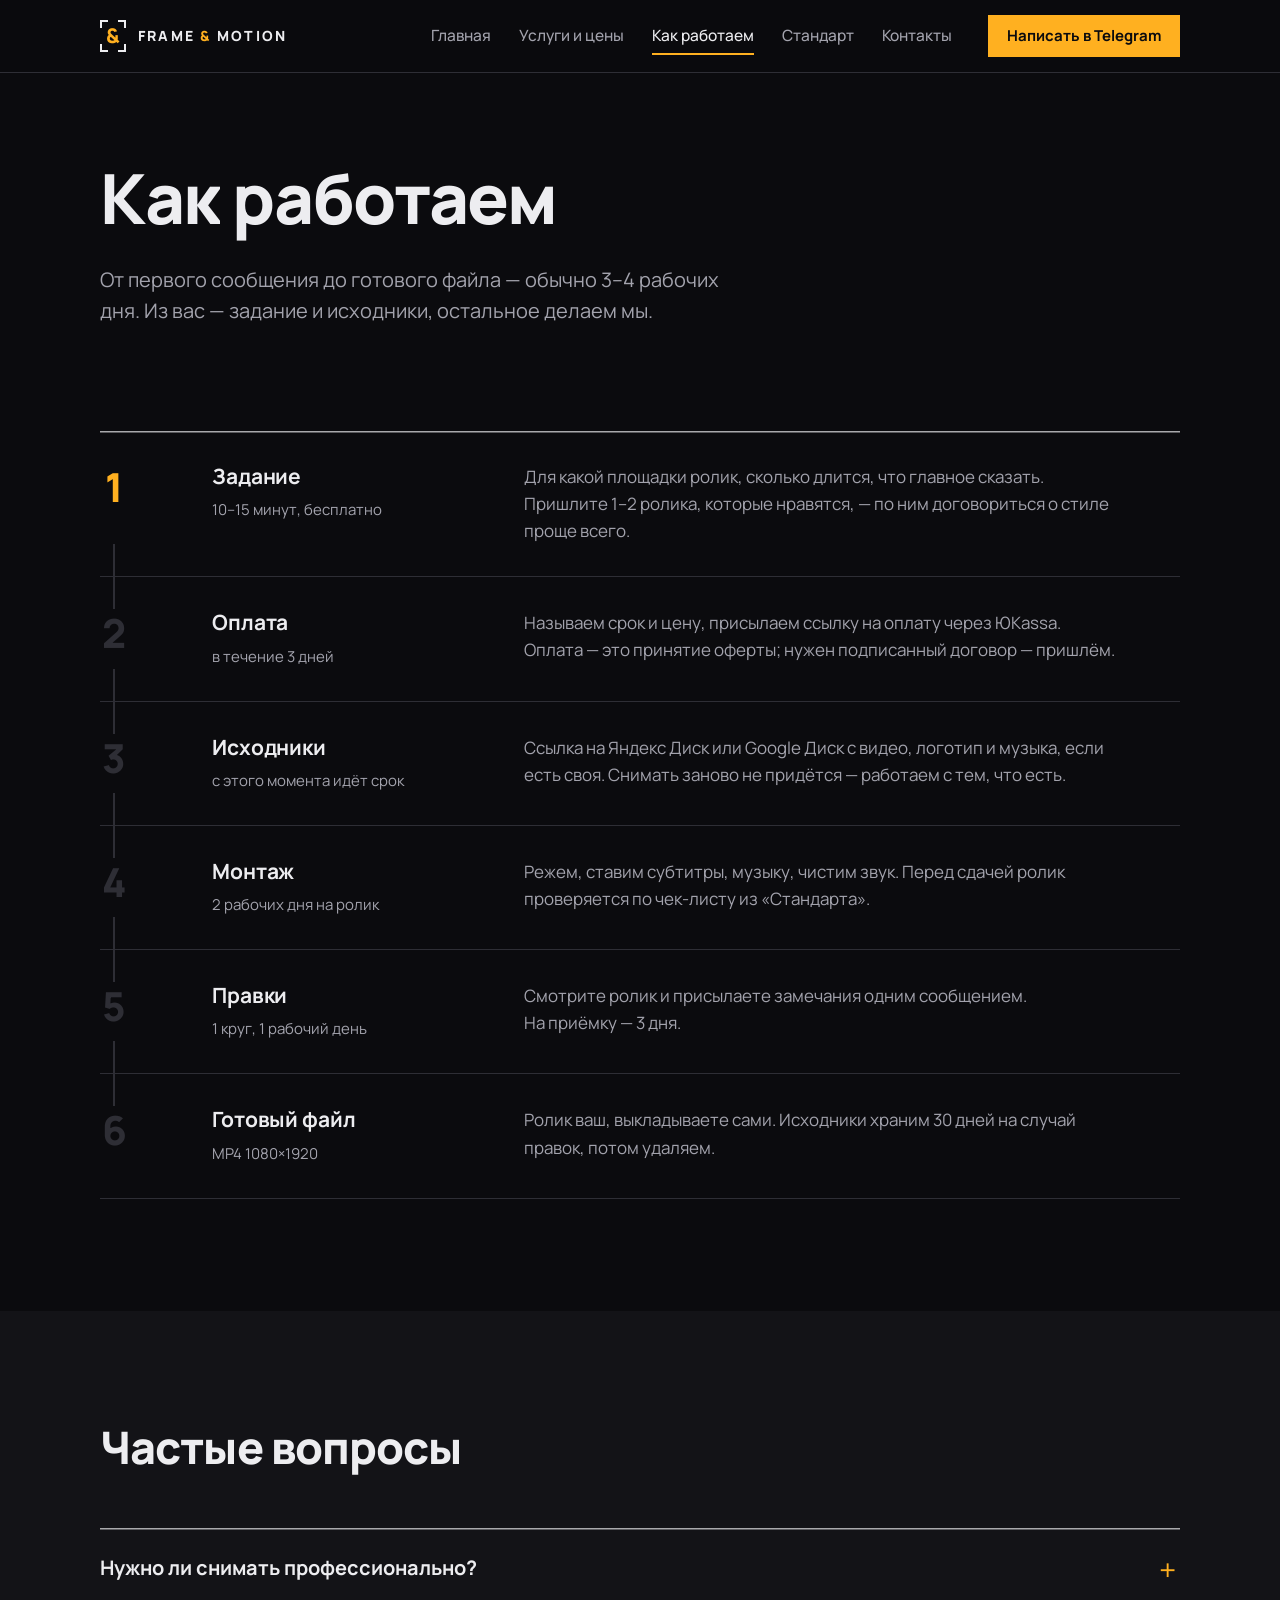
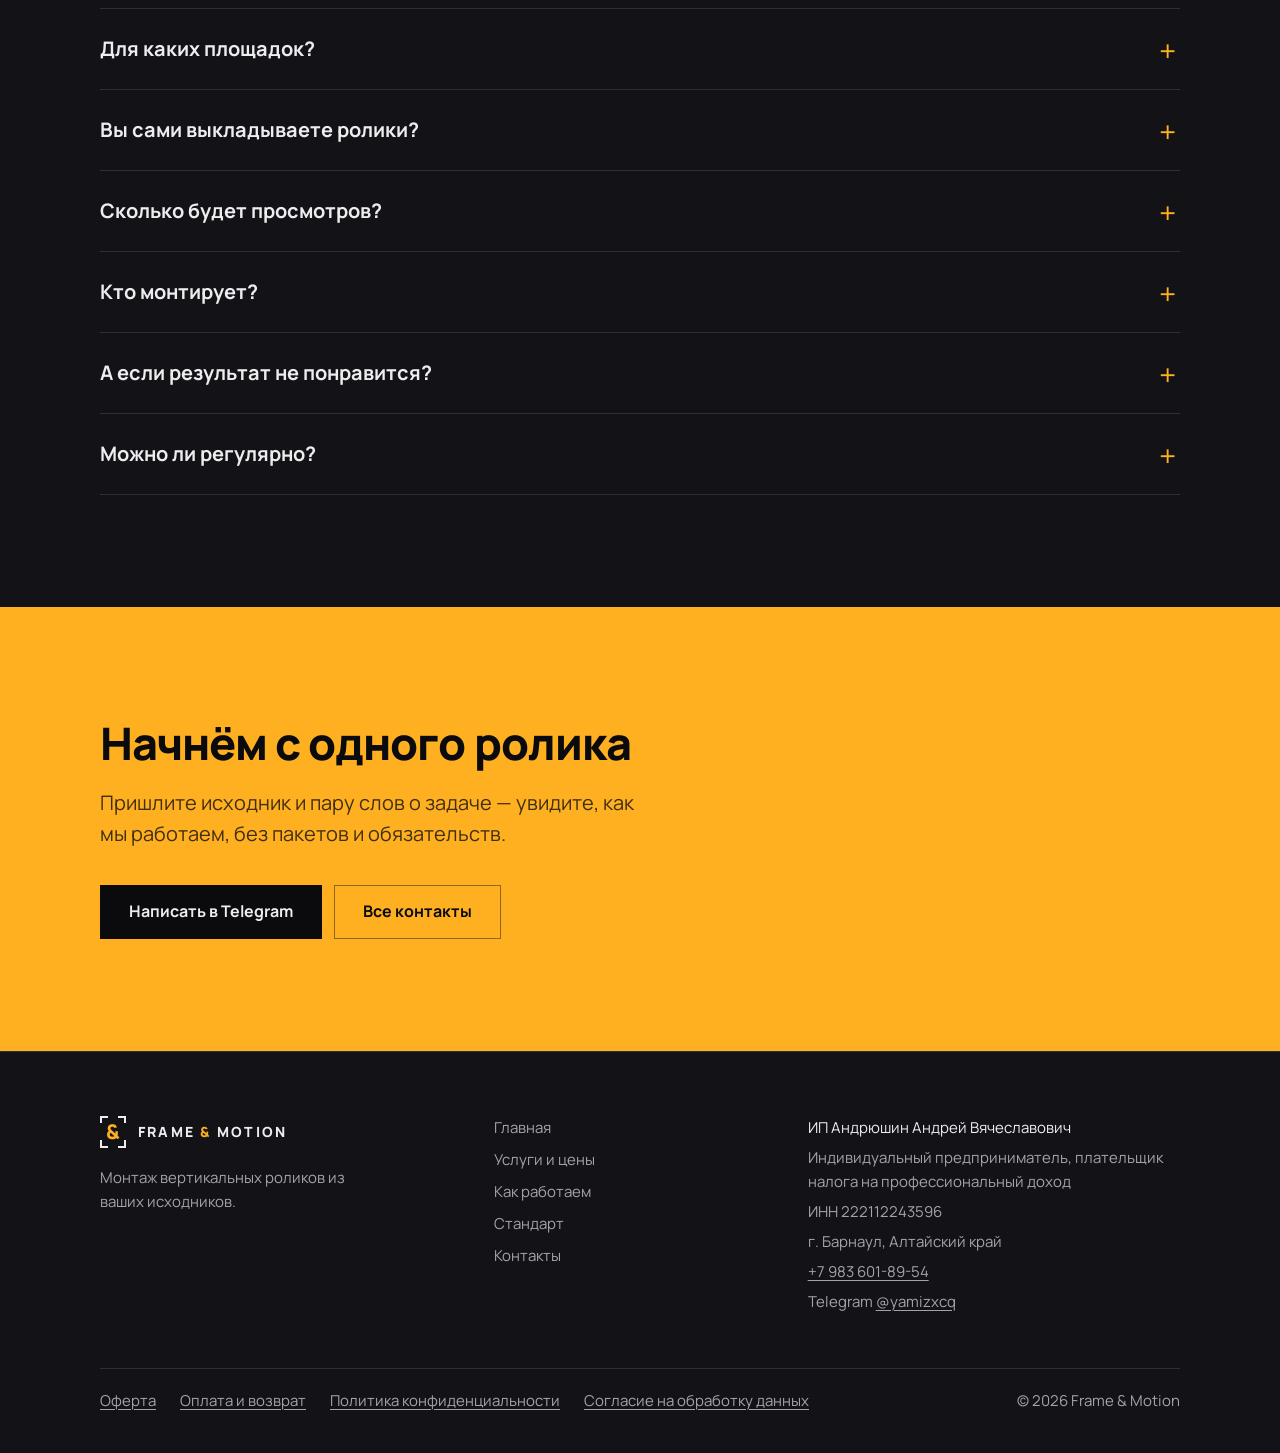
<file: how.html>
<!doctype html>
<html lang="ru">
<head>
<meta charset="utf-8">
<meta name="viewport" content="width=device-width, initial-scale=1">
<meta name="theme-color" content="#0B0B0E">
<title>Как работаем — Frame &amp; Motion</title>
<meta name="description" content="Как заказать монтаж ролика: задание, оплата, исходники, монтаж за 2 рабочих дня, один круг правок.">
<meta property="og:type" content="website">
<meta property="og:locale" content="ru_RU">
<meta property="og:site_name" content="Frame &amp; Motion">
<meta property="og:title" content="Как работаем — Frame &amp; Motion">
<meta property="og:description" content="Как заказать монтаж ролика: задание, оплата, исходники, монтаж за 2 рабочих дня, один круг правок.">
<meta property="og:url" content="https://valora-studio.github.io/frame-motion-ip/how.html">
<meta property="og:image" content="https://valora-studio.github.io/frame-motion-ip/img/og.jpg">
<meta property="og:image:width" content="1200">
<meta property="og:image:height" content="630">
<meta name="twitter:card" content="summary_large_image">
<link rel="canonical" href="https://valora-studio.github.io/frame-motion-ip/how.html">
<link rel="icon" href="img/favicon.svg" type="image/svg+xml">
<link rel="icon" href="img/favicon-32.png" sizes="32x32" type="image/png">
<link rel="apple-touch-icon" href="img/apple-touch-icon.png">
<link rel="preload" href="fonts/Manrope-cyrillic.woff2" as="font" type="font/woff2" crossorigin>
<script>document.documentElement.classList.add('js')</script>
<link rel="stylesheet" href="styles.css">
</head>
<body>
<header class="top">
  <div class="wrap">
    <a class="brand" href="index.html"><span class="logo" role="img" aria-label="Frame &amp; Motion"><span class="mark" aria-hidden="true"><i></i><i></i><i></i><i></i><b>&amp;</b></span><span class="word" aria-hidden="true">FRAME <span>&amp;</span> MOTION</span></span></a>
    <button class="burger" type="button" aria-expanded="false" aria-controls="nav">Меню</button>
    <nav class="nav" id="nav">
      <a href="index.html">Главная</a>
      <a href="services.html">Услуги и цены</a>
      <a href="how.html" aria-current="page">Как работаем</a>
      <a href="standard.html">Стандарт</a>
      <a href="contact.html">Контакты</a>
    </nav>
    <a class="btn btn--sm" href="https://t.me/yamizxcq" target="_blank" rel="noopener">Написать в Telegram</a>
  </div>
</header>
<main>
<section class="hero">
  <div class="wrap">
    <h1>Как работаем</h1>
    <p class="lead">От&nbsp;первого сообщения до&nbsp;готового файла&nbsp;— обычно 3–&#8288;4&nbsp;рабочих дня. Из&nbsp;вас&nbsp;— задание и&nbsp;исходники, остальное делаем мы.</p>
  </div>
</section>

<section class="band">
  <div class="wrap">
    <div class="steps">
      <div class="step">
        <div><h3>Задание</h3><p class="when">10–&#8288;15&nbsp;минут, бесплатно</p></div>
        <p>Для какой площадки ролик, сколько длится, что главное сказать. Пришлите 1–&#8288;2&nbsp;ролика, которые нравятся,&nbsp;— по&nbsp;ним договориться о&nbsp;стиле проще всего.</p>
      </div>
      <div class="step">
        <div><h3>Оплата</h3><p class="when">в&nbsp;течение 3&nbsp;дней</p></div>
        <p>Называем срок и&nbsp;цену, присылаем ссылку на&nbsp;оплату через ЮKassa. Оплата&nbsp;— это принятие оферты; нужен подписанный договор&nbsp;— пришлём.</p>
      </div>
      <div class="step">
        <div><h3>Исходники</h3><p class="when">с&nbsp;этого момента идёт срок</p></div>
        <p>Ссылка на&nbsp;Яндекс Диск или Google Диск с&nbsp;видео, логотип и&nbsp;музыка, если есть своя. Снимать заново не&nbsp;придётся&nbsp;— работаем с&nbsp;тем, что есть.</p>
      </div>
      <div class="step">
        <div><h3>Монтаж</h3><p class="when">2&nbsp;рабочих дня на&nbsp;ролик</p></div>
        <p>Режем, ставим субтитры, музыку, чистим звук. Перед сдачей ролик проверяется по&nbsp;чек-листу из&nbsp;«Стандарта».</p>
      </div>
      <div class="step">
        <div><h3>Правки</h3><p class="when">1&nbsp;круг, 1&nbsp;рабочий день</p></div>
        <p>Смотрите ролик и&nbsp;присылаете замечания одним сообщением. На&nbsp;приёмку&nbsp;— 3&nbsp;дня.</p>
      </div>
      <div class="step">
        <div><h3>Готовый файл</h3><p class="when">MP4&nbsp;1080×1920</p></div>
        <p>Ролик ваш, выкладываете сами. Исходники храним 30&nbsp;дней на&nbsp;случай правок, потом удаляем.</p>
      </div>
    </div>
  </div>
</section>

<section class="band band--panel">
  <div class="wrap">
    <div class="head">
      <h2>Частые вопросы</h2>
    </div>
    <div class="faq">
      <details>
        <summary>Нужно ли&nbsp;снимать профессионально?</summary>
        <div><p>Нет. Хватит телефона, дневного света из&nbsp;окна и&nbsp;тишины в&nbsp;комнате. Оговорки и&nbsp;дубли&nbsp;— не&nbsp;страшно, их&nbsp;мы вырежем. Перед первой съёмкой пришлём короткую памятку: как поставить телефон и&nbsp;что сказать в&nbsp;первые две секунды.</p></div>
      </details>
      <details>
        <summary>Для каких площадок?</summary>
        <div><p>Для любых с&nbsp;вертикальным видео: VK Клипы, YouTube Shorts, TikTok, Дзен, Telegram. Формат один&nbsp;— 9:16, 1080×1920. Если площадке нужно своё (длина, безопасная зона), учитываем в&nbsp;задании.</p></div>
      </details>
      <details>
        <summary>Вы&nbsp;сами выкладываете ролики?</summary>
        <div><p>Нет. Отдаём готовый файл, выкладываете вы. Доступы к&nbsp;вашим аккаунтам нам не&nbsp;нужны, и&nbsp;мы их&nbsp;не берём.</p></div>
      </details>
      <details>
        <summary>Сколько будет просмотров?</summary>
        <div><p>Этого не&nbsp;обещает никто честный: просмотры зависят от&nbsp;темы, площадки, регулярности и&nbsp;того, что вы&nbsp;говорите в&nbsp;кадре. Мы&nbsp;отвечаем за&nbsp;то, чтобы ролик был собран по&nbsp;стандарту, который удерживает зрителя,&nbsp;— он&nbsp;описан на&nbsp;странице «Стандарт».</p></div>
      </details>
      <details>
        <summary>Кто монтирует?</summary>
        <div><p>Монтажёры нашей команды&nbsp;— все прошли обучение по&nbsp;единому стандарту. Перед сдачей каждый ролик проверяется по&nbsp;чек-листу, поэтому качество не&nbsp;зависит от&nbsp;того, кому достался заказ.</p></div>
      </details>
      <details>
        <summary>А&nbsp;если результат не&nbsp;понравится?</summary>
        <div><p>Один круг правок входит в&nbsp;цену. Если ролик не&nbsp;соответствует заданию&nbsp;— переделаем бесплатно, а&nbsp;если не&nbsp;сможем&nbsp;— вернём его стоимость. Если откажетесь от&nbsp;заказа до&nbsp;начала работы&nbsp;— вернём оплату полностью.</p></div>
      </details>
      <details>
        <summary>Можно ли&nbsp;регулярно?</summary>
        <div><p>Да, для этого пакет на&nbsp;месяц: 30&nbsp;роликов в&nbsp;одном стиле по&nbsp;графику. Присылаете исходники пачкой или по&nbsp;мере съёмки&nbsp;— ролики выходят по&nbsp;согласованным датам.</p></div>
      </details>
    </div>
  </div>
</section>

<section class="band band--amber cta">
  <div class="wrap">
    <h2>Начнём с&nbsp;одного ролика</h2>
    <p class="lead">Пришлите исходник и&nbsp;пару слов о&nbsp;задаче&nbsp;— увидите, как мы&nbsp;работаем, без пакетов и&nbsp;обязательств.</p>
    <div class="actions">
      <a class="btn btn--dark" href="https://t.me/yamizxcq">Написать в&nbsp;Telegram</a>
      <a class="btn btn--dark-ghost" href="contact.html">Все контакты</a>
    </div>
  </div>
</section>
</main>
<footer class="foot">
  <div class="wrap">
    <div class="foot__grid">
      <div>
        <a class="brand" href="index.html"><span class="logo" role="img" aria-label="Frame &amp; Motion"><span class="mark" aria-hidden="true"><i></i><i></i><i></i><i></i><b>&amp;</b></span><span class="word" aria-hidden="true">FRAME <span>&amp;</span> MOTION</span></span></a>
        <p class="foot__tag">Монтаж вертикальных роликов из ваших исходников.</p>
      </div>
      <ul>
        <li><a href="index.html">Главная</a></li>
        <li><a href="services.html">Услуги и цены</a></li>
        <li><a href="how.html">Как работаем</a></li>
        <li><a href="standard.html">Стандарт</a></li>
        <li><a href="contact.html">Контакты</a></li>
      </ul>
      <div class="foot__req">
        <p>ИП Андрюшин Андрей Вячеславович</p>
        <p>Индивидуальный предприниматель, плательщик налога на профессиональный доход</p>
        <p>ИНН 222112243596</p>
        <p>г. Барнаул, Алтайский край</p>
        <p><a href="tel:+79836018954">+7 983 601-89-54</a></p>
        <p>Telegram <a href="https://t.me/yamizxcq" target="_blank" rel="noopener">@yamizxcq</a></p>
      </div>
    </div>
    <div class="foot__legal">
    <a href="oferta.html">Оферта</a>
    <a href="payment.html">Оплата и возврат</a>
    <a href="privacy.html">Политика конфиденциальности</a>
    <a href="consent.html">Согласие на обработку данных</a>
    <span>© 2026 Frame &amp; Motion</span>
    </div>
  </div>
</footer>
<script src="script.js"></script>
</body>
</html>
</file>
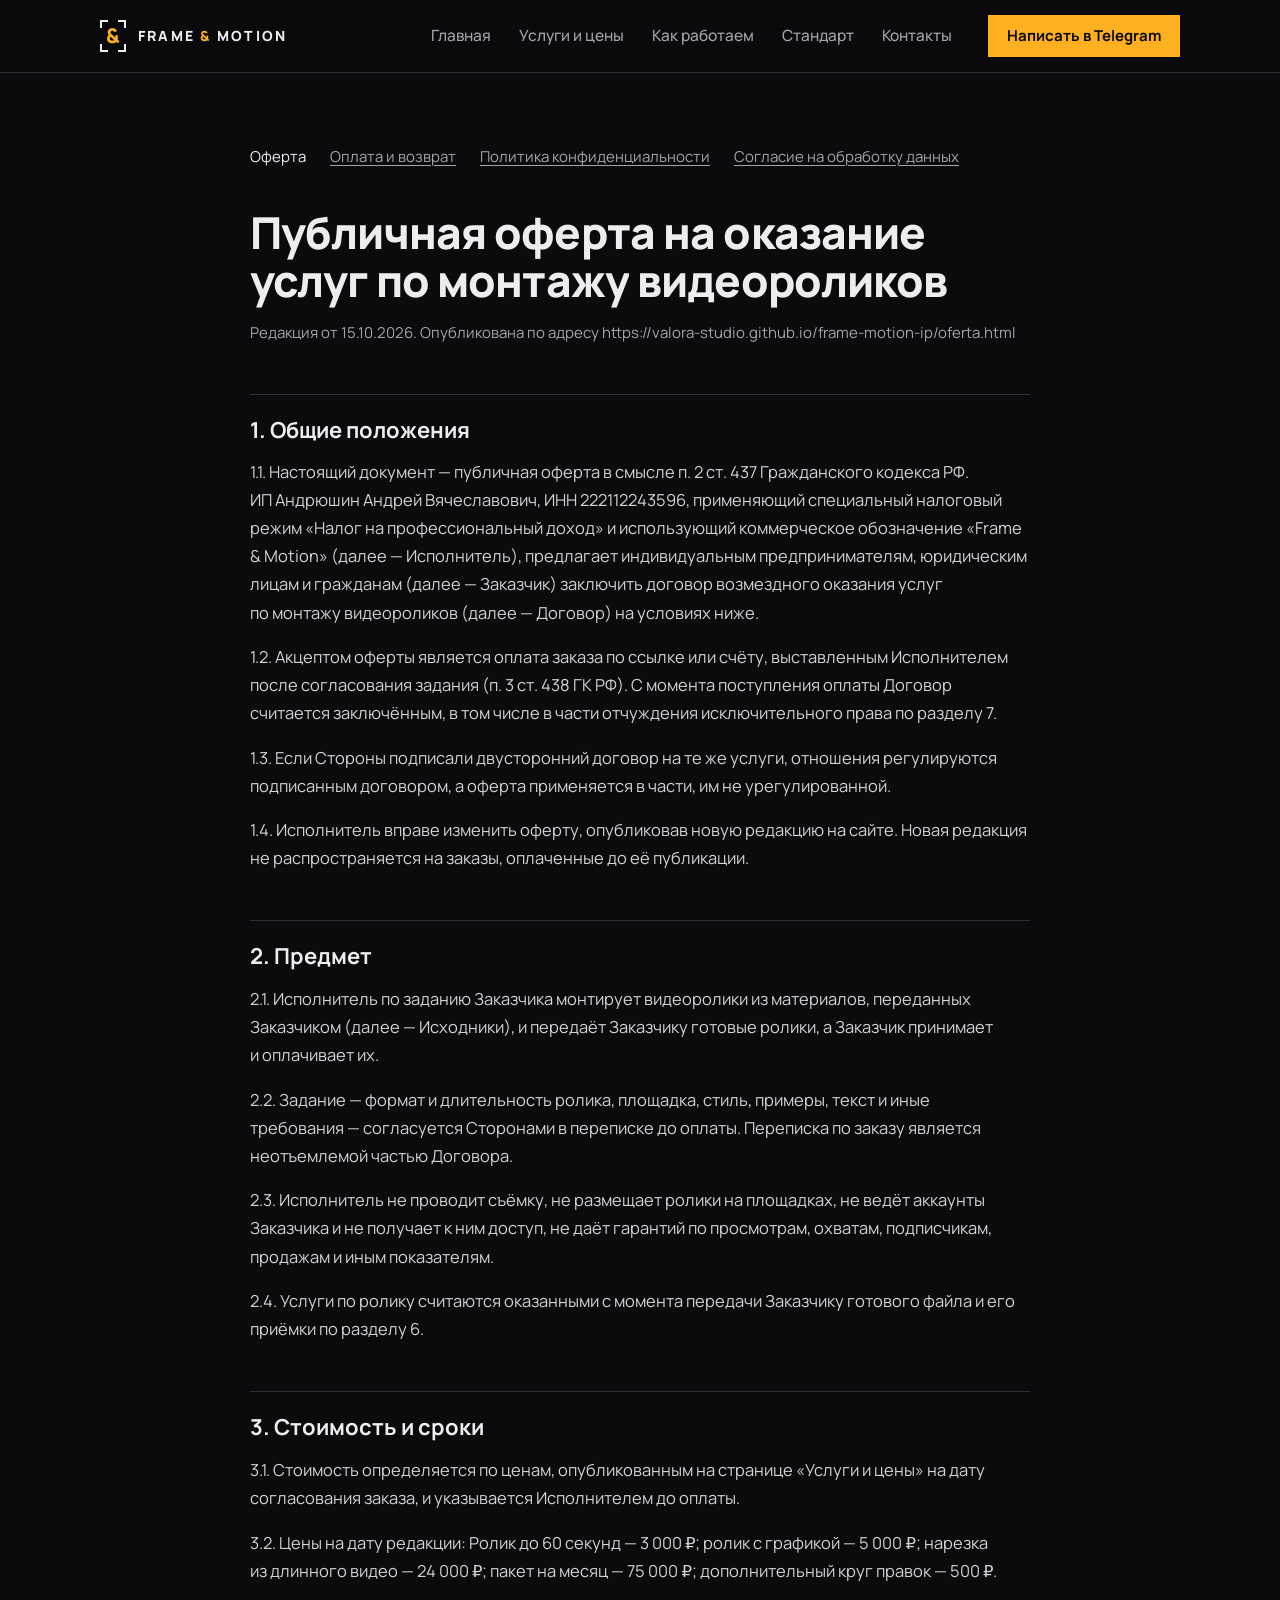
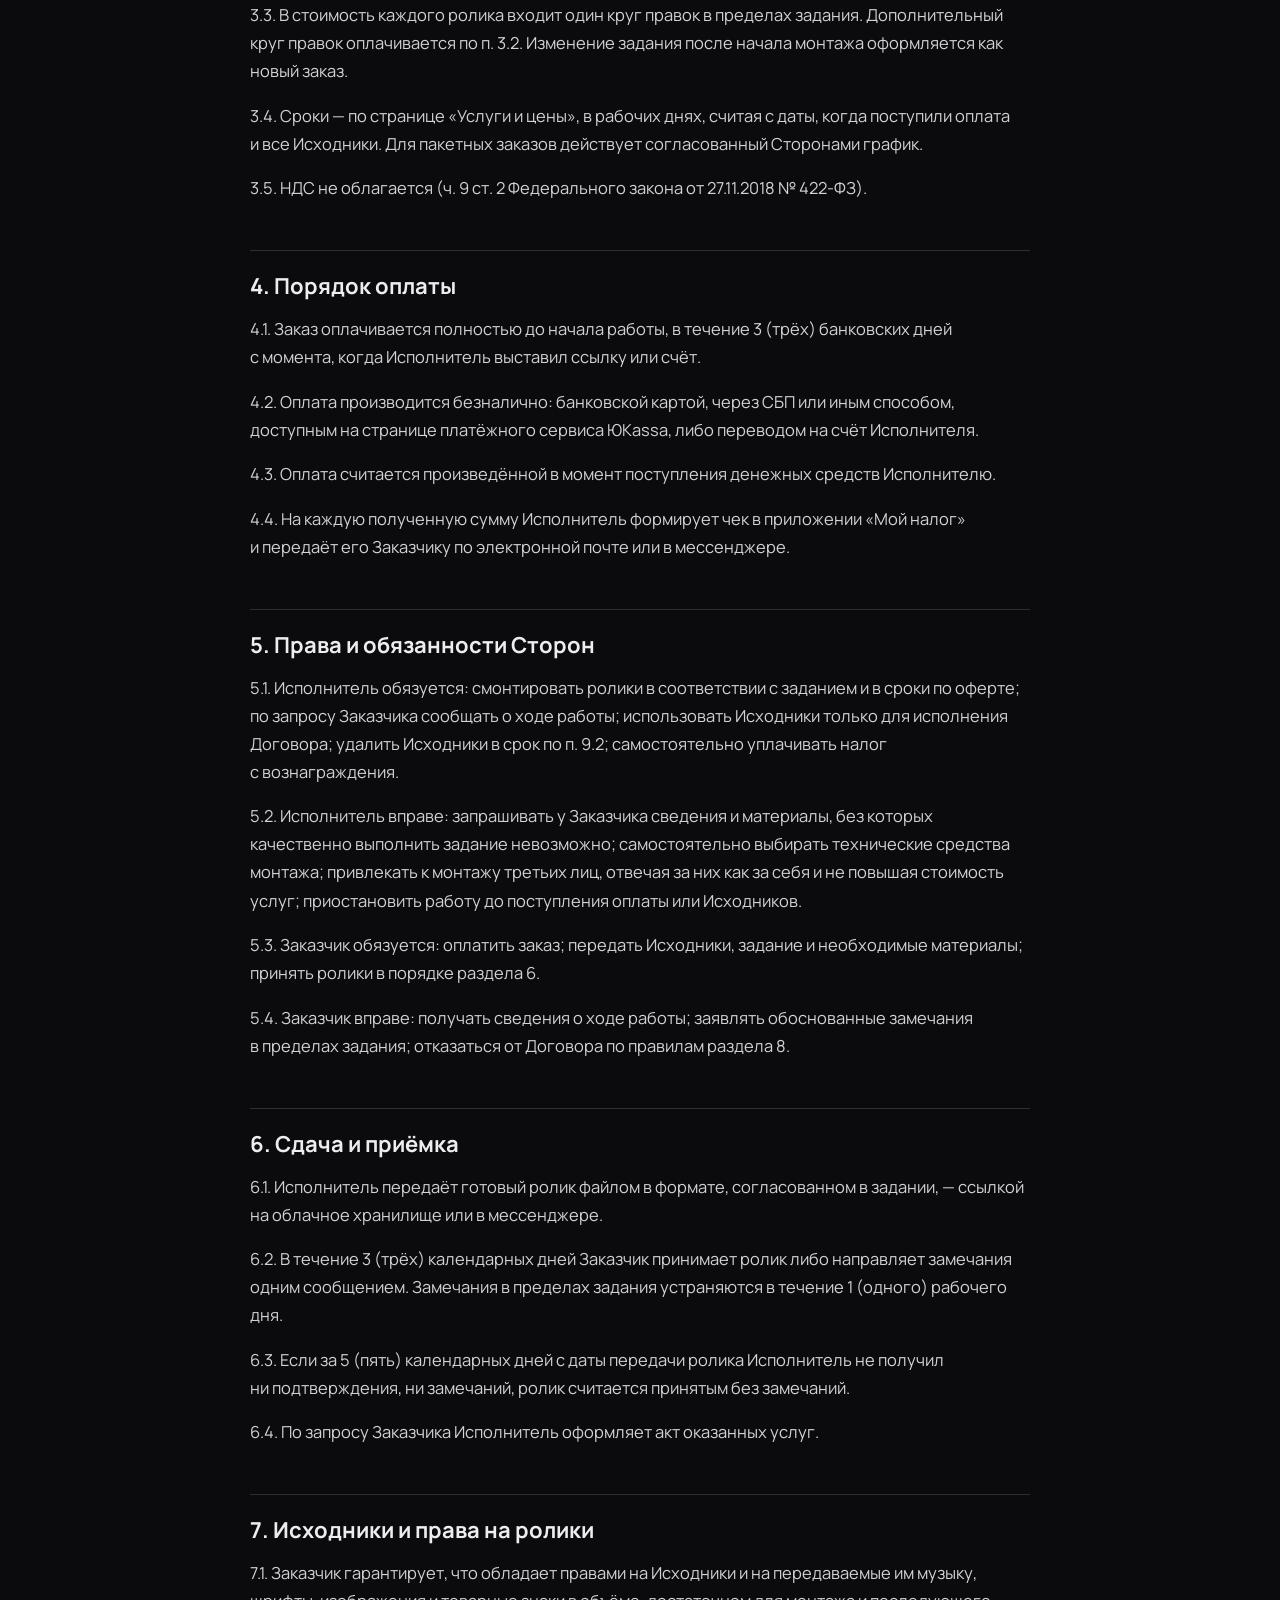
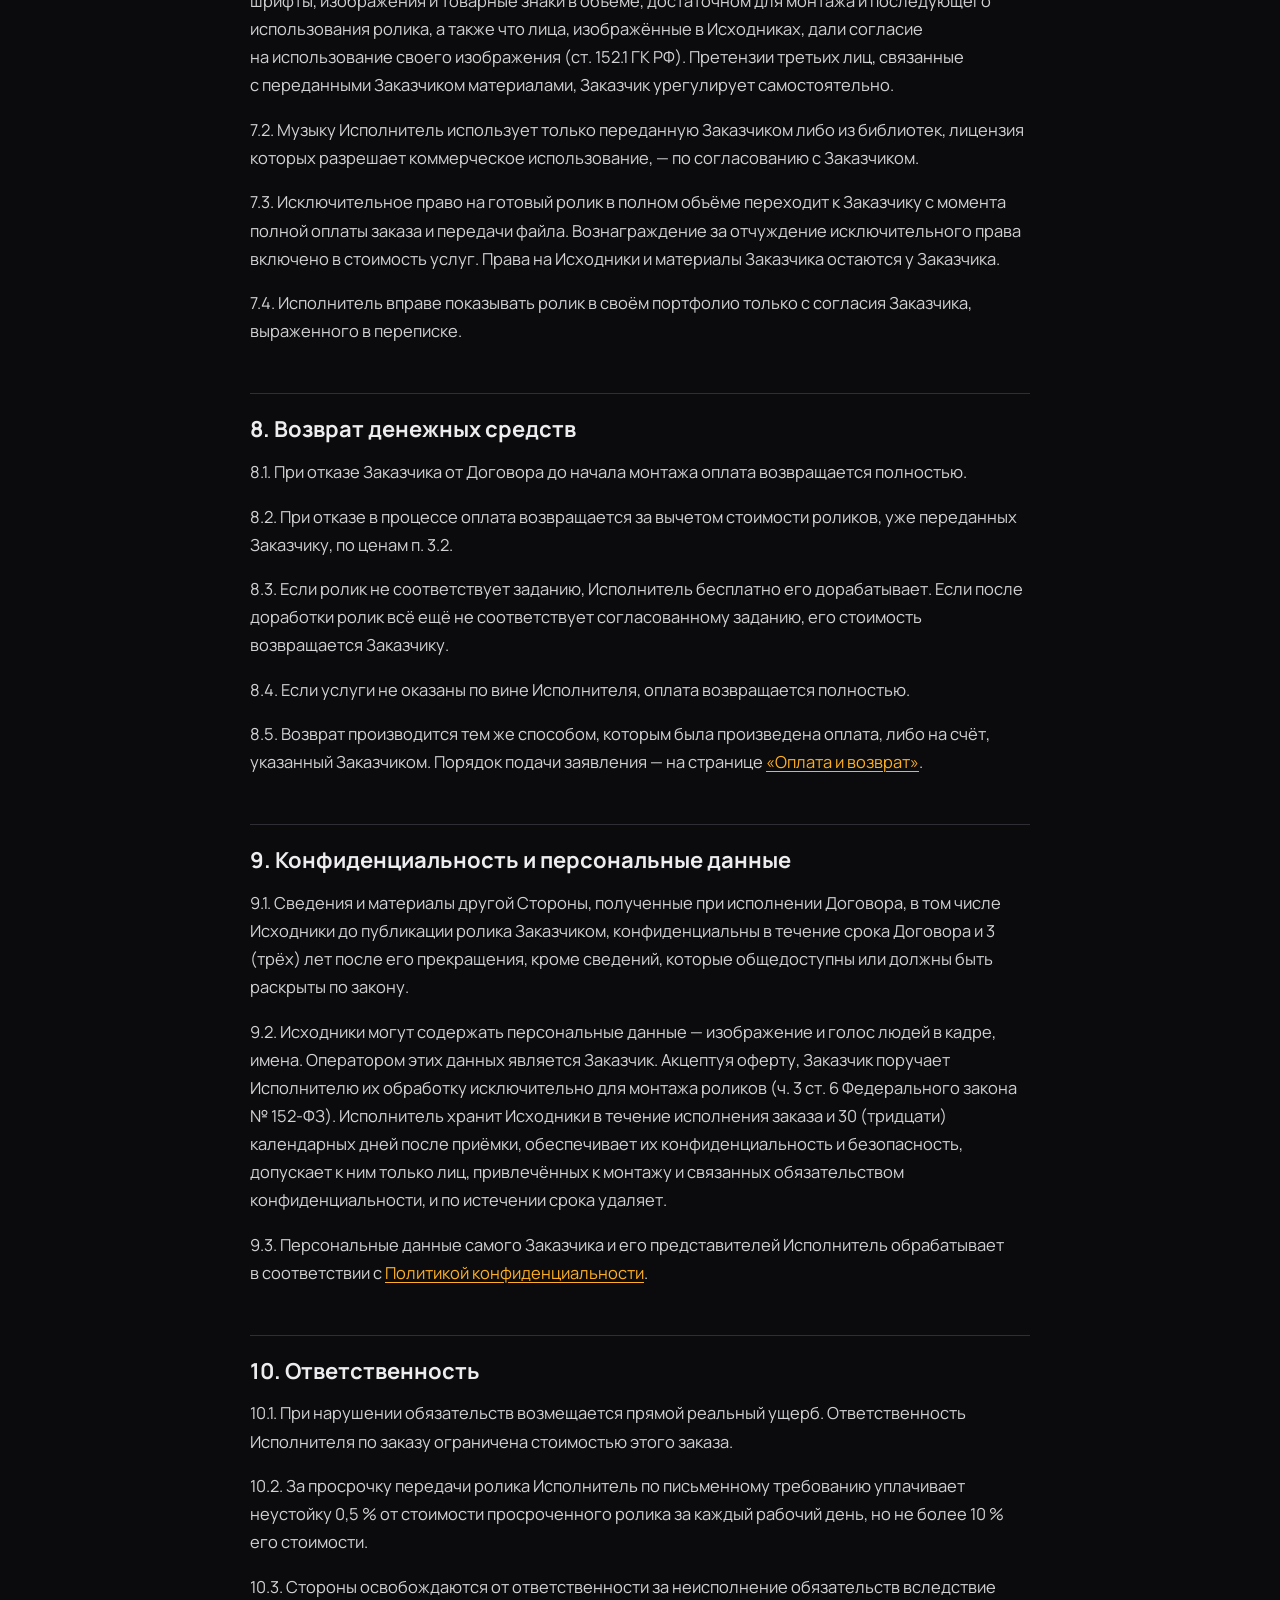
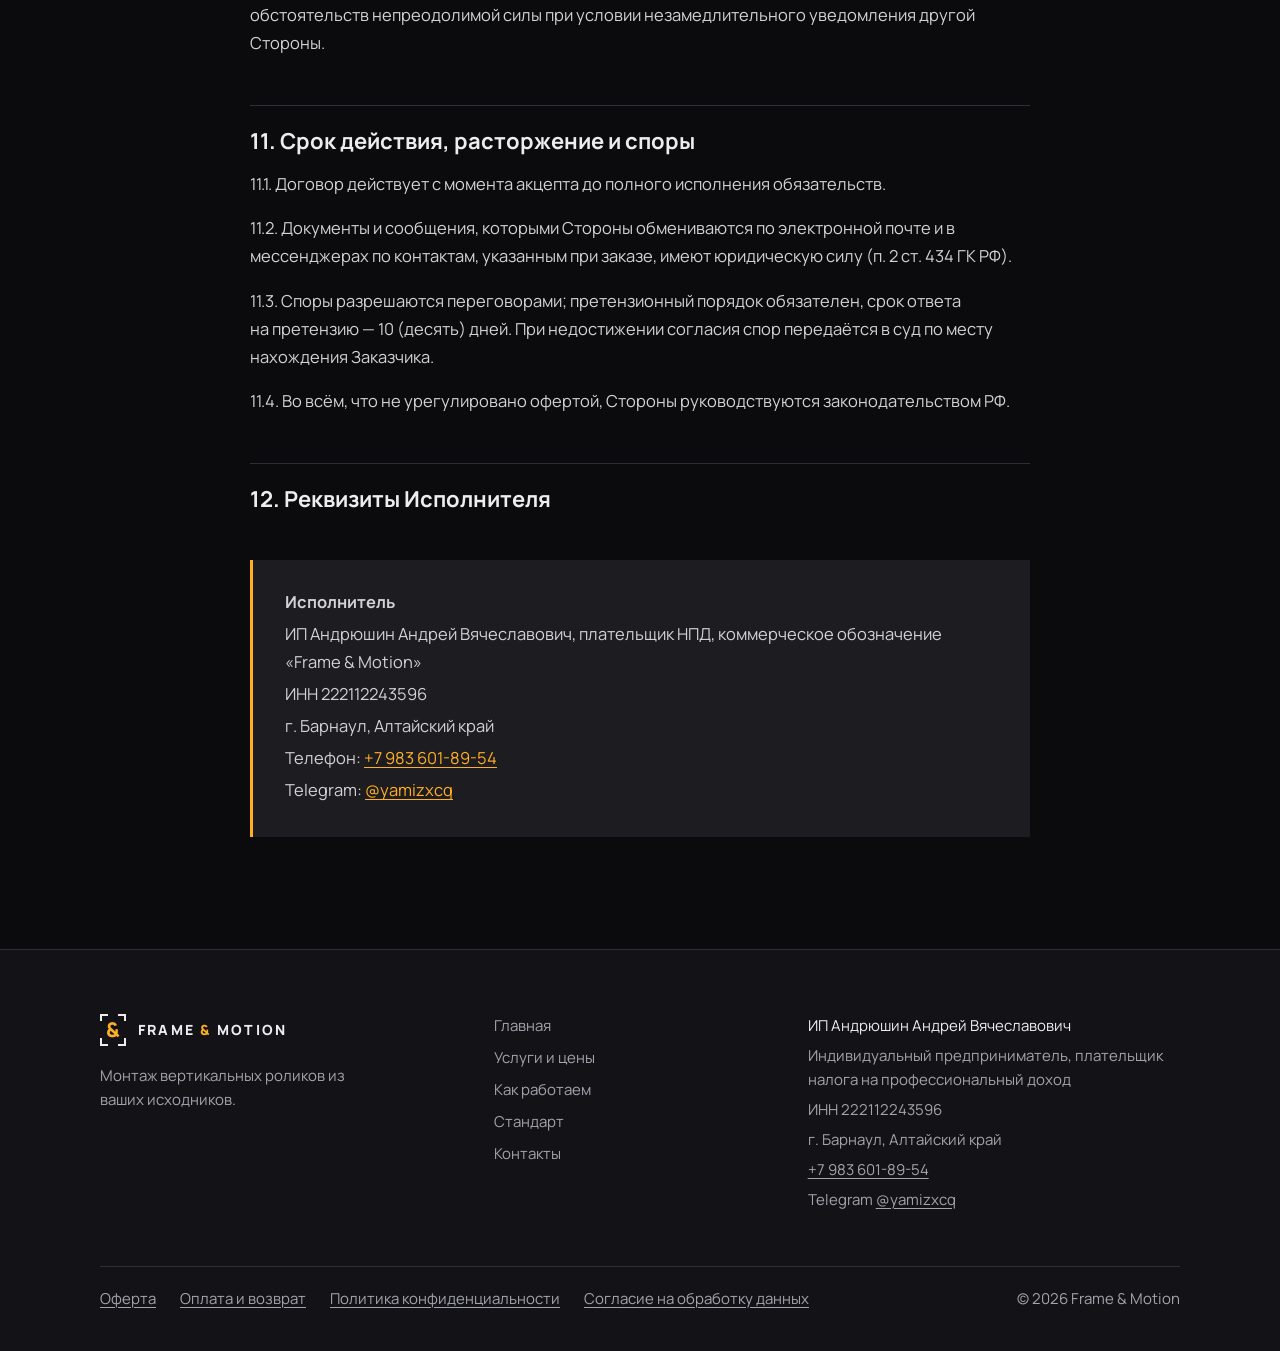
<file: oferta.html>
<!doctype html>
<html lang="ru">
<head>
<meta charset="utf-8">
<meta name="viewport" content="width=device-width, initial-scale=1">
<meta name="theme-color" content="#0B0B0E">
<title>Публичная оферта — Frame &amp; Motion</title>
<meta name="description" content="Договор-оферта на оказание услуг по монтажу видеороликов: предмет, стоимость, порядок оплаты, приёмки, права на ролики и возврат.">
<meta property="og:type" content="website">
<meta property="og:locale" content="ru_RU">
<meta property="og:site_name" content="Frame &amp; Motion">
<meta property="og:title" content="Публичная оферта — Frame &amp; Motion">
<meta property="og:description" content="Договор-оферта на оказание услуг по монтажу видеороликов: предмет, стоимость, порядок оплаты, приёмки, права на ролики и возврат.">
<meta property="og:url" content="https://valora-studio.github.io/frame-motion-ip/oferta.html">
<meta property="og:image" content="https://valora-studio.github.io/frame-motion-ip/img/og.jpg">
<meta property="og:image:width" content="1200">
<meta property="og:image:height" content="630">
<meta name="twitter:card" content="summary_large_image">
<link rel="canonical" href="https://valora-studio.github.io/frame-motion-ip/oferta.html">
<link rel="icon" href="img/favicon.svg" type="image/svg+xml">
<link rel="icon" href="img/favicon-32.png" sizes="32x32" type="image/png">
<link rel="apple-touch-icon" href="img/apple-touch-icon.png">
<link rel="preload" href="fonts/Manrope-cyrillic.woff2" as="font" type="font/woff2" crossorigin>
<script>document.documentElement.classList.add('js')</script>
<link rel="stylesheet" href="styles.css">
</head>
<body>
<header class="top">
  <div class="wrap">
    <a class="brand" href="index.html"><span class="logo" role="img" aria-label="Frame &amp; Motion"><span class="mark" aria-hidden="true"><i></i><i></i><i></i><i></i><b>&amp;</b></span><span class="word" aria-hidden="true">FRAME <span>&amp;</span> MOTION</span></span></a>
    <button class="burger" type="button" aria-expanded="false" aria-controls="nav">Меню</button>
    <nav class="nav" id="nav">
      <a href="index.html">Главная</a>
      <a href="services.html">Услуги и цены</a>
      <a href="how.html">Как работаем</a>
      <a href="standard.html">Стандарт</a>
      <a href="contact.html">Контакты</a>
    </nav>
    <a class="btn btn--sm" href="https://t.me/yamizxcq" target="_blank" rel="noopener">Написать в Telegram</a>
  </div>
</header>
<main class="doc">
  <div class="wrap">
    <nav class="doc-nav" aria-label="Документы">
      <a href="oferta.html" aria-current="page">Оферта</a>
      <a href="payment.html">Оплата и возврат</a>
      <a href="privacy.html">Политика конфиденциальности</a>
      <a href="consent.html">Согласие на обработку данных</a>
    </nav>
<h1>Публичная оферта на&nbsp;оказание услуг по&nbsp;монтажу видеороликов</h1>
    <p class="meta">Редакция от&nbsp;15.10.2026. Опубликована по&nbsp;адресу https://valora-studio.github.io/frame-motion-ip/oferta.html</p>

    <h2>1. Общие положения</h2>
    <p>1.1. Настоящий документ&nbsp;— публичная оферта в&nbsp;смысле п. 2 ст. 437 Гражданского кодекса РФ. ИП&nbsp;Андрюшин Андрей Вячеславович, ИНН 222112243596, применяющий специальный налоговый режим «Налог на&nbsp;профессиональный доход» и&nbsp;использующий коммерческое обозначение «Frame &amp; Motion» (далее&nbsp;— Исполнитель), предлагает индивидуальным предпринимателям, юридическим лицам и&nbsp;гражданам (далее&nbsp;— Заказчик) заключить договор возмездного оказания услуг по&nbsp;монтажу видеороликов (далее&nbsp;— Договор) на&nbsp;условиях ниже.</p>
    <p>1.2. Акцептом оферты является оплата заказа по&nbsp;ссылке или счёту, выставленным Исполнителем после согласования задания (п. 3 ст. 438 ГК&nbsp;РФ). С&nbsp;момента поступления оплаты Договор считается заключённым, в&nbsp;том числе в&nbsp;части отчуждения исключительного права по&nbsp;разделу 7.</p>
    <p>1.3. Если Стороны подписали двусторонний договор на&nbsp;те же&nbsp;услуги, отношения регулируются подписанным договором, а&nbsp;оферта применяется в&nbsp;части, им&nbsp;не урегулированной.</p>
    <p>1.4. Исполнитель вправе изменить оферту, опубликовав новую редакцию на&nbsp;сайте. Новая редакция не&nbsp;распространяется на&nbsp;заказы, оплаченные до&nbsp;её публикации.</p>

    <h2>2. Предмет</h2>
    <p>2.1. Исполнитель по&nbsp;заданию Заказчика монтирует видеоролики из&nbsp;материалов, переданных Заказчиком (далее&nbsp;— Исходники), и&nbsp;передаёт Заказчику готовые ролики, а&nbsp;Заказчик принимает и&nbsp;оплачивает их.</p>
    <p>2.2. Задание&nbsp;— формат и&nbsp;длительность ролика, площадка, стиль, примеры, текст и&nbsp;иные требования&nbsp;— согласуется Сторонами в&nbsp;переписке до&nbsp;оплаты. Переписка по&nbsp;заказу является неотъемлемой частью Договора.</p>
    <p>2.3. Исполнитель не&nbsp;проводит съёмку, не&nbsp;размещает ролики на&nbsp;площадках, не&nbsp;ведёт аккаунты Заказчика и&nbsp;не получает к&nbsp;ним доступ, не&nbsp;даёт гарантий по&nbsp;просмотрам, охватам, подписчикам, продажам и&nbsp;иным показателям.</p>
    <p>2.4. Услуги по&nbsp;ролику считаются оказанными с&nbsp;момента передачи Заказчику готового файла и&nbsp;его приёмки по&nbsp;разделу 6.</p>

    <h2>3. Стоимость и&nbsp;сроки</h2>
    <p>3.1. Стоимость определяется по&nbsp;ценам, опубликованным на&nbsp;странице «Услуги и&nbsp;цены» на&nbsp;дату согласования заказа, и&nbsp;указывается Исполнителем до&nbsp;оплаты.</p>
    <p>3.2. Цены на&nbsp;дату редакции: Ролик до&nbsp;60&nbsp;секунд&nbsp;— 3&nbsp;000&nbsp;₽; ролик с&nbsp;графикой&nbsp;— 5&nbsp;000&nbsp;₽; нарезка из&nbsp;длинного видео&nbsp;— 24&nbsp;000&nbsp;₽; пакет на&nbsp;месяц&nbsp;— 75&nbsp;000&nbsp;₽; дополнительный круг правок&nbsp;— 500&nbsp;₽.</p>
    <p>3.3. В&nbsp;стоимость каждого ролика входит один круг правок в&nbsp;пределах задания. Дополнительный круг правок оплачивается по&nbsp;п. 3.2. Изменение задания после начала монтажа оформляется как новый заказ.</p>
    <p>3.4. Сроки&nbsp;— по&nbsp;странице «Услуги и&nbsp;цены», в&nbsp;рабочих днях, считая с&nbsp;даты, когда поступили оплата и&nbsp;все Исходники. Для пакетных заказов действует согласованный Сторонами график.</p>
    <p>3.5. НДС не&nbsp;облагается (ч. 9 ст. 2 Федерального закона от&nbsp;27.11.2018 № 422-ФЗ).</p>

    <h2>4. Порядок оплаты</h2>
    <p>4.1. Заказ оплачивается полностью до&nbsp;начала работы, в&nbsp;течение 3 (трёх) банковских дней с&nbsp;момента, когда Исполнитель выставил ссылку или счёт.</p>
    <p>4.2. Оплата производится безналично: банковской картой, через СБП или иным способом, доступным на&nbsp;странице платёжного сервиса ЮKassa, либо переводом на&nbsp;счёт Исполнителя.</p>
    <p>4.3. Оплата считается произведённой в&nbsp;момент поступления денежных средств Исполнителю.</p>
    <p>4.4. На&nbsp;каждую полученную сумму Исполнитель формирует чек в&nbsp;приложении «Мой налог» и&nbsp;передаёт его Заказчику по&nbsp;электронной почте или в&nbsp;мессенджере.</p>

    <h2>5. Права и&nbsp;обязанности Сторон</h2>
    <p>5.1. Исполнитель обязуется: смонтировать ролики в&nbsp;соответствии с&nbsp;заданием и&nbsp;в сроки по&nbsp;оферте; по&nbsp;запросу Заказчика сообщать о&nbsp;ходе работы; использовать Исходники только для исполнения Договора; удалить Исходники в&nbsp;срок по&nbsp;п. 9.2; самостоятельно уплачивать налог с&nbsp;вознаграждения.</p>
    <p>5.2. Исполнитель вправе: запрашивать у&nbsp;Заказчика сведения и&nbsp;материалы, без которых качественно выполнить задание невозможно; самостоятельно выбирать технические средства монтажа; привлекать к&nbsp;монтажу третьих лиц, отвечая за&nbsp;них как за&nbsp;себя и&nbsp;не повышая стоимость услуг; приостановить работу до&nbsp;поступления оплаты или Исходников.</p>
    <p>5.3. Заказчик обязуется: оплатить заказ; передать Исходники, задание и&nbsp;необходимые материалы; принять ролики в&nbsp;порядке раздела 6.</p>
    <p>5.4. Заказчик вправе: получать сведения о&nbsp;ходе работы; заявлять обоснованные замечания в&nbsp;пределах задания; отказаться от&nbsp;Договора по&nbsp;правилам раздела 8.</p>

    <h2>6. Сдача и&nbsp;приёмка</h2>
    <p>6.1. Исполнитель передаёт готовый ролик файлом в&nbsp;формате, согласованном в&nbsp;задании,&nbsp;— ссылкой на&nbsp;облачное хранилище или в&nbsp;мессенджере.</p>
    <p>6.2. В&nbsp;течение 3 (трёх) календарных дней Заказчик принимает ролик либо направляет замечания одним сообщением. Замечания в&nbsp;пределах задания устраняются в&nbsp;течение 1 (одного) рабочего дня.</p>
    <p>6.3. Если за&nbsp;5 (пять) календарных дней с&nbsp;даты передачи ролика Исполнитель не&nbsp;получил ни&nbsp;подтверждения, ни&nbsp;замечаний, ролик считается принятым без замечаний.</p>
    <p>6.4. По&nbsp;запросу Заказчика Исполнитель оформляет акт оказанных услуг.</p>

    <h2>7. Исходники и&nbsp;права на&nbsp;ролики</h2>
    <p>7.1. Заказчик гарантирует, что обладает правами на&nbsp;Исходники и&nbsp;на передаваемые им&nbsp;музыку, шрифты, изображения и&nbsp;товарные знаки в&nbsp;объёме, достаточном для монтажа и&nbsp;последующего использования ролика, а&nbsp;также что лица, изображённые в&nbsp;Исходниках, дали согласие на&nbsp;использование своего изображения (ст. 152.1 ГК&nbsp;РФ). Претензии третьих лиц, связанные с&nbsp;переданными Заказчиком материалами, Заказчик урегулирует самостоятельно.</p>
    <p>7.2. Музыку Исполнитель использует только переданную Заказчиком либо из&nbsp;библиотек, лицензия которых разрешает коммерческое использование,&nbsp;— по&nbsp;согласованию с&nbsp;Заказчиком.</p>
    <p>7.3. Исключительное право на&nbsp;готовый ролик в&nbsp;полном объёме переходит к&nbsp;Заказчику с&nbsp;момента полной оплаты заказа и&nbsp;передачи файла. Вознаграждение за&nbsp;отчуждение исключительного права включено в&nbsp;стоимость услуг. Права на&nbsp;Исходники и&nbsp;материалы Заказчика остаются у&nbsp;Заказчика.</p>
    <p>7.4. Исполнитель вправе показывать ролик в&nbsp;своём портфолио только с&nbsp;согласия Заказчика, выраженного в&nbsp;переписке.</p>

    <h2>8. Возврат денежных средств</h2>
    <p>8.1. При отказе Заказчика от&nbsp;Договора до&nbsp;начала монтажа оплата возвращается полностью.</p>
    <p>8.2. При отказе в&nbsp;процессе оплата возвращается за&nbsp;вычетом стоимости роликов, уже переданных Заказчику, по&nbsp;ценам п. 3.2.</p>
    <p>8.3. Если ролик не&nbsp;соответствует заданию, Исполнитель бесплатно его дорабатывает. Если после доработки ролик всё ещё не&nbsp;соответствует согласованному заданию, его стоимость возвращается Заказчику.</p>
    <p>8.4. Если услуги не&nbsp;оказаны по&nbsp;вине Исполнителя, оплата возвращается полностью.</p>
    <p>8.5. Возврат производится тем же&nbsp;способом, которым была произведена оплата, либо на&nbsp;счёт, указанный Заказчиком. Порядок подачи заявления&nbsp;— на&nbsp;странице <a href="payment.html">«Оплата и&nbsp;возврат»</a>.</p>

    <h2>9. Конфиденциальность и&nbsp;персональные данные</h2>
    <p>9.1. Сведения и&nbsp;материалы другой Стороны, полученные при исполнении Договора, в&nbsp;том числе Исходники до&nbsp;публикации ролика Заказчиком, конфиденциальны в&nbsp;течение срока Договора и&nbsp;3 (трёх) лет после его прекращения, кроме сведений, которые общедоступны или должны быть раскрыты по&nbsp;закону.</p>
    <p>9.2. Исходники могут содержать персональные данные&nbsp;— изображение и&nbsp;голос людей в&nbsp;кадре, имена. Оператором этих данных является Заказчик. Акцептуя оферту, Заказчик поручает Исполнителю их&nbsp;обработку исключительно для монтажа роликов (ч. 3 ст. 6 Федерального закона № 152-ФЗ). Исполнитель хранит Исходники в&nbsp;течение исполнения заказа и&nbsp;30 (тридцати) календарных дней после приёмки, обеспечивает их&nbsp;конфиденциальность и&nbsp;безопасность, допускает к&nbsp;ним только лиц, привлечённых к&nbsp;монтажу и&nbsp;связанных обязательством конфиденциальности, и&nbsp;по истечении срока удаляет.</p>
    <p>9.3. Персональные данные самого Заказчика и&nbsp;его представителей Исполнитель обрабатывает в&nbsp;соответствии с <a href="privacy.html">Политикой конфиденциальности</a>.</p>

    <h2>10. Ответственность</h2>
    <p>10.1. При нарушении обязательств возмещается прямой реальный ущерб. Ответственность Исполнителя по&nbsp;заказу ограничена стоимостью этого заказа.</p>
    <p>10.2. За&nbsp;просрочку передачи ролика Исполнитель по&nbsp;письменному требованию уплачивает неустойку 0,5&nbsp;% от&nbsp;стоимости просроченного ролика за&nbsp;каждый рабочий день, но&nbsp;не более 10&nbsp;% его стоимости.</p>
    <p>10.3. Стороны освобождаются от&nbsp;ответственности за&nbsp;неисполнение обязательств вследствие обстоятельств непреодолимой силы при условии незамедлительного уведомления другой Стороны.</p>

    <h2>11. Срок действия, расторжение и&nbsp;споры</h2>
    <p>11.1. Договор действует с&nbsp;момента акцепта до&nbsp;полного исполнения обязательств.</p>
    <p>11.2. Документы и&nbsp;сообщения, которыми Стороны обмениваются по&nbsp;электронной почте и&nbsp;в мессенджерах по&nbsp;контактам, указанным при заказе, имеют юридическую силу (п. 2 ст. 434 ГК&nbsp;РФ).</p>
    <p>11.3. Споры разрешаются переговорами; претензионный порядок обязателен, срок ответа на&nbsp;претензию&nbsp;— 10 (десять) дней. При недостижении согласия спор передаётся в&nbsp;суд по&nbsp;месту нахождения Заказчика.</p>
    <p>11.4. Во&nbsp;всём, что не&nbsp;урегулировано офертой, Стороны руководствуются законодательством РФ.</p>

    <h2>12. Реквизиты Исполнителя</h2>
    <div class="req">
      <p><b>Исполнитель</b></p>
      <p>ИП&nbsp;Андрюшин Андрей Вячеславович, плательщик НПД, коммерческое обозначение «Frame &amp; Motion»</p>
      <p>ИНН 222112243596</p>
      <p>г. Барнаул, Алтайский край</p>
      <p>Телефон: <a href="tel:+79836018954">+7&nbsp;983 601-89-54</a></p>
      <p>Telegram: <a href="https://t.me/yamizxcq" target="_blank" rel="noopener">@yamizxcq</a></p>
    </div>
  </div>
</main>
<footer class="foot">
  <div class="wrap">
    <div class="foot__grid">
      <div>
        <a class="brand" href="index.html"><span class="logo" role="img" aria-label="Frame &amp; Motion"><span class="mark" aria-hidden="true"><i></i><i></i><i></i><i></i><b>&amp;</b></span><span class="word" aria-hidden="true">FRAME <span>&amp;</span> MOTION</span></span></a>
        <p class="foot__tag">Монтаж вертикальных роликов из ваших исходников.</p>
      </div>
      <ul>
        <li><a href="index.html">Главная</a></li>
        <li><a href="services.html">Услуги и цены</a></li>
        <li><a href="how.html">Как работаем</a></li>
        <li><a href="standard.html">Стандарт</a></li>
        <li><a href="contact.html">Контакты</a></li>
      </ul>
      <div class="foot__req">
        <p>ИП Андрюшин Андрей Вячеславович</p>
        <p>Индивидуальный предприниматель, плательщик налога на профессиональный доход</p>
        <p>ИНН 222112243596</p>
        <p>г. Барнаул, Алтайский край</p>
        <p><a href="tel:+79836018954">+7 983 601-89-54</a></p>
        <p>Telegram <a href="https://t.me/yamizxcq" target="_blank" rel="noopener">@yamizxcq</a></p>
      </div>
    </div>
    <div class="foot__legal">
    <a href="oferta.html">Оферта</a>
    <a href="payment.html">Оплата и возврат</a>
    <a href="privacy.html">Политика конфиденциальности</a>
    <a href="consent.html">Согласие на обработку данных</a>
    <span>© 2026 Frame &amp; Motion</span>
    </div>
  </div>
</footer>
<script src="script.js"></script>
</body>
</html>
</file>
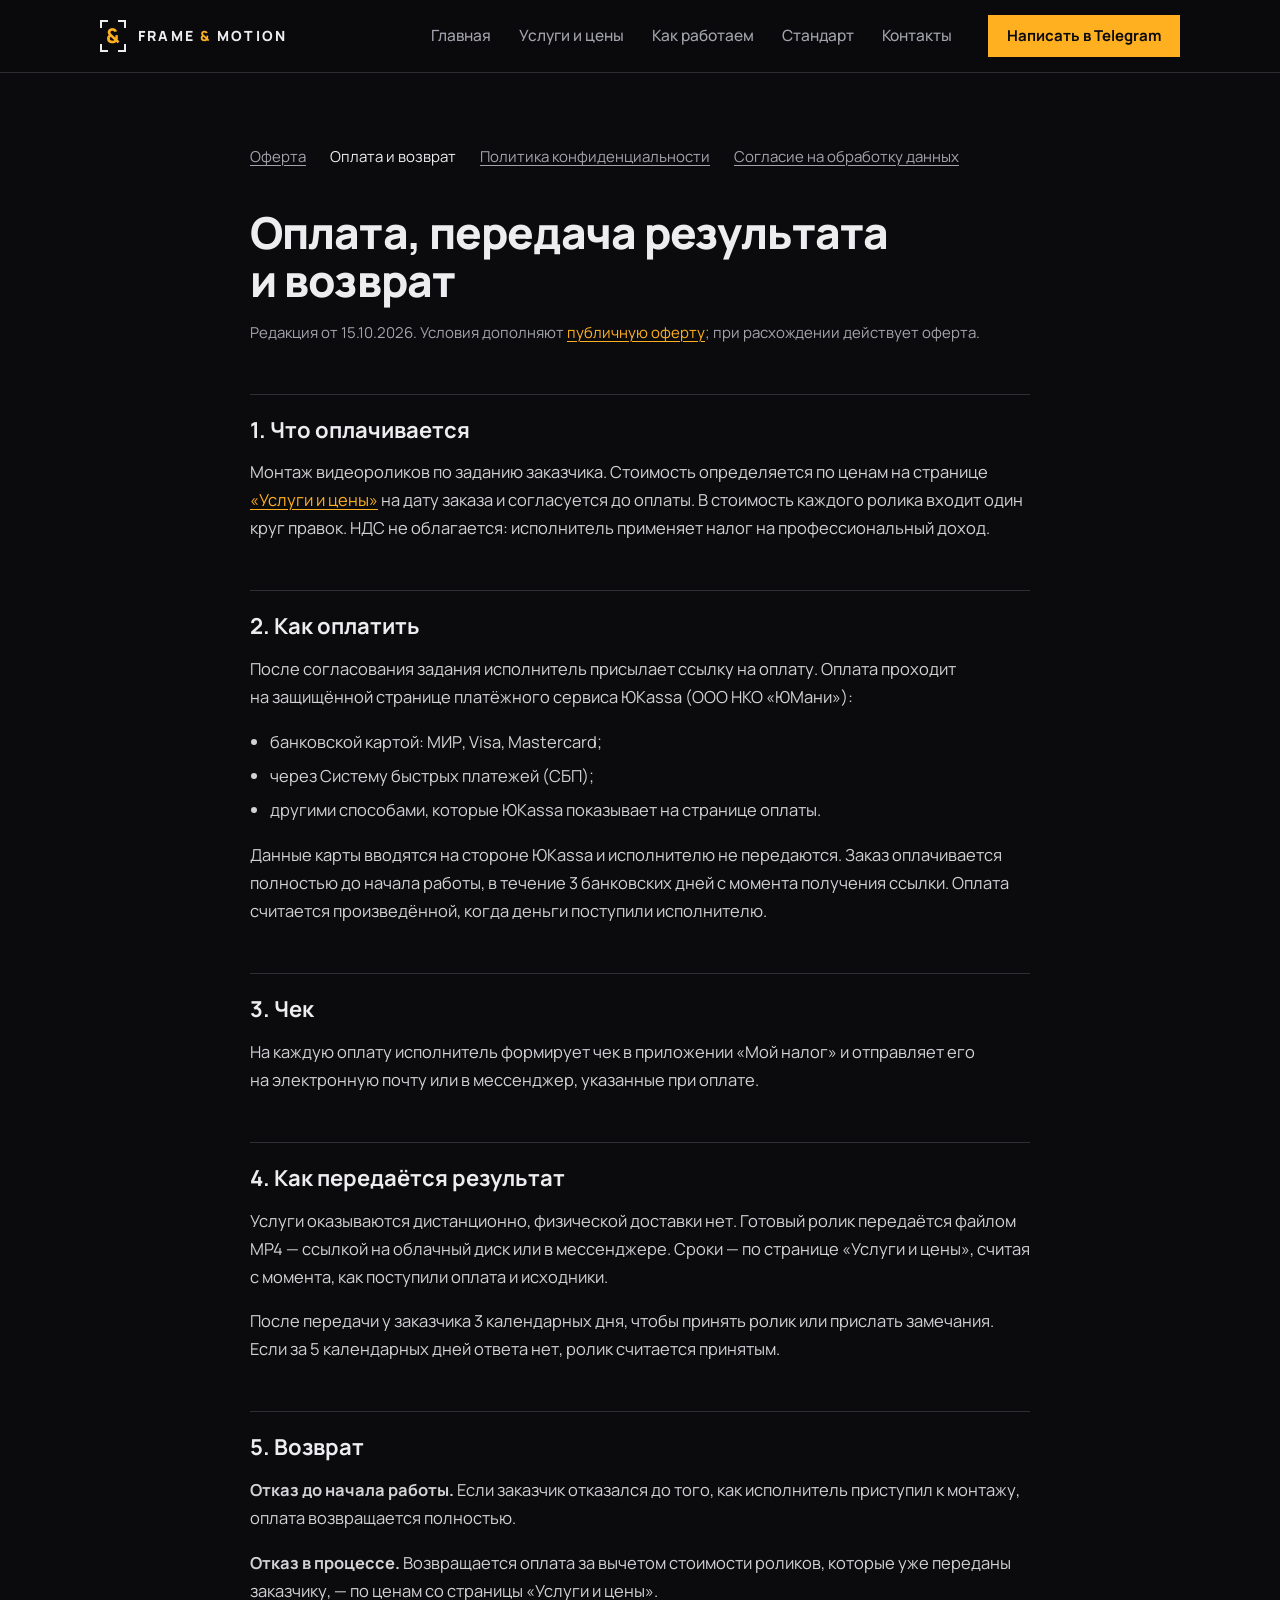
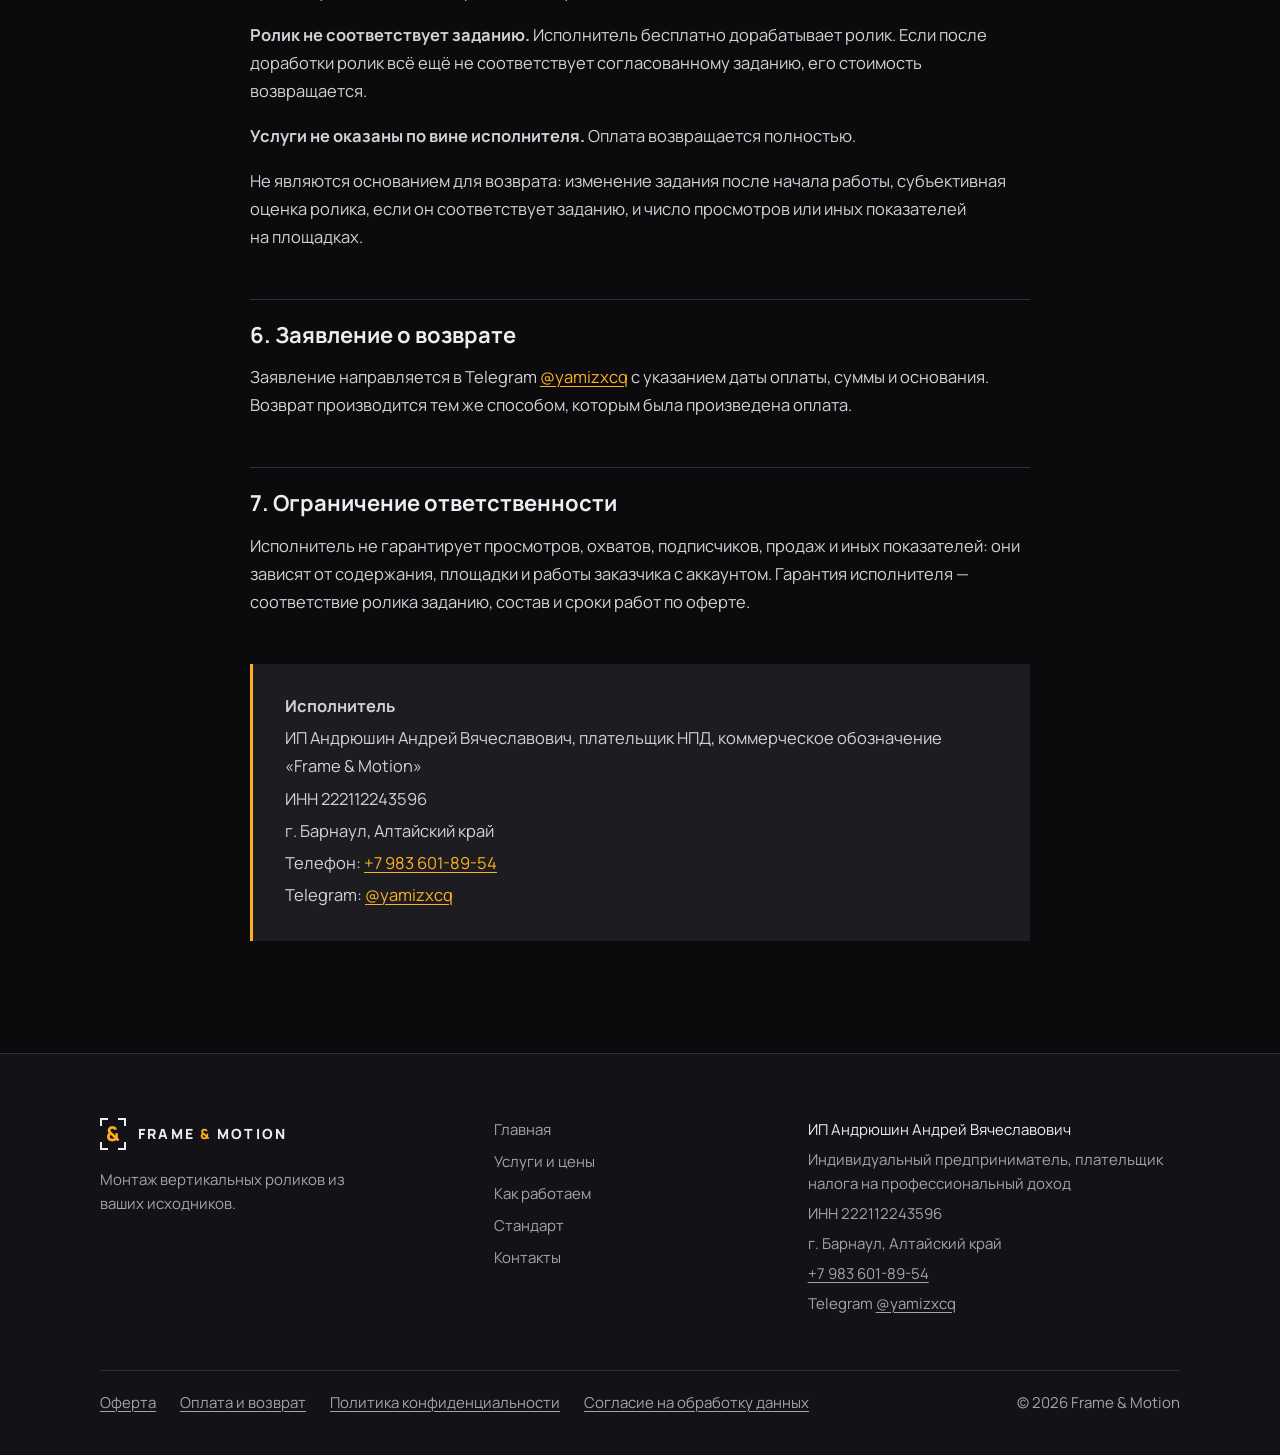
<file: payment.html>
<!doctype html>
<html lang="ru">
<head>
<meta charset="utf-8">
<meta name="viewport" content="width=device-width, initial-scale=1">
<meta name="theme-color" content="#0B0B0E">
<title>Оплата и возврат — Frame &amp; Motion</title>
<meta name="description" content="Как оплатить монтаж роликов через ЮKassa, как передаётся результат и как вернуть деньги.">
<meta property="og:type" content="website">
<meta property="og:locale" content="ru_RU">
<meta property="og:site_name" content="Frame &amp; Motion">
<meta property="og:title" content="Оплата и возврат — Frame &amp; Motion">
<meta property="og:description" content="Как оплатить монтаж роликов через ЮKassa, как передаётся результат и как вернуть деньги.">
<meta property="og:url" content="https://valora-studio.github.io/frame-motion-ip/payment.html">
<meta property="og:image" content="https://valora-studio.github.io/frame-motion-ip/img/og.jpg">
<meta property="og:image:width" content="1200">
<meta property="og:image:height" content="630">
<meta name="twitter:card" content="summary_large_image">
<link rel="canonical" href="https://valora-studio.github.io/frame-motion-ip/payment.html">
<link rel="icon" href="img/favicon.svg" type="image/svg+xml">
<link rel="icon" href="img/favicon-32.png" sizes="32x32" type="image/png">
<link rel="apple-touch-icon" href="img/apple-touch-icon.png">
<link rel="preload" href="fonts/Manrope-cyrillic.woff2" as="font" type="font/woff2" crossorigin>
<script>document.documentElement.classList.add('js')</script>
<link rel="stylesheet" href="styles.css">
</head>
<body>
<header class="top">
  <div class="wrap">
    <a class="brand" href="index.html"><span class="logo" role="img" aria-label="Frame &amp; Motion"><span class="mark" aria-hidden="true"><i></i><i></i><i></i><i></i><b>&amp;</b></span><span class="word" aria-hidden="true">FRAME <span>&amp;</span> MOTION</span></span></a>
    <button class="burger" type="button" aria-expanded="false" aria-controls="nav">Меню</button>
    <nav class="nav" id="nav">
      <a href="index.html">Главная</a>
      <a href="services.html">Услуги и цены</a>
      <a href="how.html">Как работаем</a>
      <a href="standard.html">Стандарт</a>
      <a href="contact.html">Контакты</a>
    </nav>
    <a class="btn btn--sm" href="https://t.me/yamizxcq" target="_blank" rel="noopener">Написать в Telegram</a>
  </div>
</header>
<main class="doc">
  <div class="wrap">
    <nav class="doc-nav" aria-label="Документы">
      <a href="oferta.html">Оферта</a>
      <a href="payment.html" aria-current="page">Оплата и возврат</a>
      <a href="privacy.html">Политика конфиденциальности</a>
      <a href="consent.html">Согласие на обработку данных</a>
    </nav>
<h1>Оплата, передача результата и&nbsp;возврат</h1>
    <p class="meta">Редакция от&nbsp;15.10.2026. Условия дополняют <a href="oferta.html">публичную оферту</a>; при расхождении действует оферта.</p>

    <h2>1. Что оплачивается</h2>
    <p>Монтаж видеороликов по&nbsp;заданию заказчика. Стоимость определяется по&nbsp;ценам на&nbsp;странице <a href="services.html">«Услуги и&nbsp;цены»</a> на&nbsp;дату заказа и&nbsp;согласуется до&nbsp;оплаты. В&nbsp;стоимость каждого ролика входит один круг правок. НДС не&nbsp;облагается: исполнитель применяет налог на&nbsp;профессиональный доход.</p>

    <h2>2. Как оплатить</h2>
    <p>После согласования задания исполнитель присылает ссылку на&nbsp;оплату. Оплата проходит на&nbsp;защищённой странице платёжного сервиса ЮKassa (ООО НКО «ЮМани»):</p>
    <ul>
      <li>банковской картой: МИР, Visa, Mastercard;</li>
      <li>через Систему быстрых платежей (СБП);</li>
      <li>другими способами, которые ЮKassa показывает на&nbsp;странице оплаты.</li>
    </ul>
    <p>Данные карты вводятся на&nbsp;стороне ЮKassa и&nbsp;исполнителю не&nbsp;передаются. Заказ оплачивается полностью до&nbsp;начала работы, в&nbsp;течение 3&nbsp;банковских дней с&nbsp;момента получения ссылки. Оплата считается произведённой, когда деньги поступили исполнителю.</p>

    <h2>3. Чек</h2>
    <p>На&nbsp;каждую оплату исполнитель формирует чек в&nbsp;приложении «Мой налог» и&nbsp;отправляет его на&nbsp;электронную почту или в&nbsp;мессенджер, указанные при оплате.</p>

    <h2>4. Как передаётся результат</h2>
    <p>Услуги оказываются дистанционно, физической доставки нет. Готовый ролик передаётся файлом MP4&nbsp;— ссылкой на&nbsp;облачный диск или в&nbsp;мессенджере. Сроки&nbsp;— по&nbsp;странице «Услуги и&nbsp;цены», считая с&nbsp;момента, как поступили оплата и&nbsp;исходники.</p>
    <p>После передачи у&nbsp;заказчика 3&nbsp;календарных дня, чтобы принять ролик или прислать замечания. Если за&nbsp;5&nbsp;календарных дней ответа нет, ролик считается принятым.</p>

    <h2>5. Возврат</h2>
    <p><b>Отказ до&nbsp;начала работы.</b> Если заказчик отказался до&nbsp;того, как исполнитель приступил к&nbsp;монтажу, оплата возвращается полностью.</p>
    <p><b>Отказ в&nbsp;процессе.</b> Возвращается оплата за&nbsp;вычетом стоимости роликов, которые уже переданы заказчику,&nbsp;— по&nbsp;ценам со&nbsp;страницы «Услуги и&nbsp;цены».</p>
    <p><b>Ролик не&nbsp;соответствует заданию.</b> Исполнитель бесплатно дорабатывает ролик. Если после доработки ролик всё ещё не&nbsp;соответствует согласованному заданию, его стоимость возвращается.</p>
    <p><b>Услуги не&nbsp;оказаны по&nbsp;вине исполнителя.</b> Оплата возвращается полностью.</p>
    <p>Не&nbsp;являются основанием для возврата: изменение задания после начала работы, субъективная оценка ролика, если он&nbsp;соответствует заданию, и&nbsp;число просмотров или иных показателей на&nbsp;площадках.</p>

    <h2>6. Заявление о&nbsp;возврате</h2>
    <p>Заявление направляется в&nbsp;Telegram <a href="https://t.me/yamizxcq" target="_blank" rel="noopener">@yamizxcq</a> с&nbsp;указанием даты оплаты, суммы и&nbsp;основания. Возврат производится тем же&nbsp;способом, которым была произведена оплата.</p>

    <h2>7. Ограничение ответственности</h2>
    <p>Исполнитель не&nbsp;гарантирует просмотров, охватов, подписчиков, продаж и&nbsp;иных показателей: они зависят от&nbsp;содержания, площадки и&nbsp;работы заказчика с&nbsp;аккаунтом. Гарантия исполнителя&nbsp;— соответствие ролика заданию, состав и&nbsp;сроки работ по&nbsp;оферте.</p>

    <div class="req">
      <p><b>Исполнитель</b></p>
      <p>ИП&nbsp;Андрюшин Андрей Вячеславович, плательщик НПД, коммерческое обозначение «Frame &amp; Motion»</p>
      <p>ИНН 222112243596</p>
      <p>г. Барнаул, Алтайский край</p>
      <p>Телефон: <a href="tel:+79836018954">+7&nbsp;983 601-89-54</a></p>
      <p>Telegram: <a href="https://t.me/yamizxcq" target="_blank" rel="noopener">@yamizxcq</a></p>
    </div>
  </div>
</main>
<footer class="foot">
  <div class="wrap">
    <div class="foot__grid">
      <div>
        <a class="brand" href="index.html"><span class="logo" role="img" aria-label="Frame &amp; Motion"><span class="mark" aria-hidden="true"><i></i><i></i><i></i><i></i><b>&amp;</b></span><span class="word" aria-hidden="true">FRAME <span>&amp;</span> MOTION</span></span></a>
        <p class="foot__tag">Монтаж вертикальных роликов из ваших исходников.</p>
      </div>
      <ul>
        <li><a href="index.html">Главная</a></li>
        <li><a href="services.html">Услуги и цены</a></li>
        <li><a href="how.html">Как работаем</a></li>
        <li><a href="standard.html">Стандарт</a></li>
        <li><a href="contact.html">Контакты</a></li>
      </ul>
      <div class="foot__req">
        <p>ИП Андрюшин Андрей Вячеславович</p>
        <p>Индивидуальный предприниматель, плательщик налога на профессиональный доход</p>
        <p>ИНН 222112243596</p>
        <p>г. Барнаул, Алтайский край</p>
        <p><a href="tel:+79836018954">+7 983 601-89-54</a></p>
        <p>Telegram <a href="https://t.me/yamizxcq" target="_blank" rel="noopener">@yamizxcq</a></p>
      </div>
    </div>
    <div class="foot__legal">
    <a href="oferta.html">Оферта</a>
    <a href="payment.html">Оплата и возврат</a>
    <a href="privacy.html">Политика конфиденциальности</a>
    <a href="consent.html">Согласие на обработку данных</a>
    <span>© 2026 Frame &amp; Motion</span>
    </div>
  </div>
</footer>
<script src="script.js"></script>
</body>
</html>
</file>
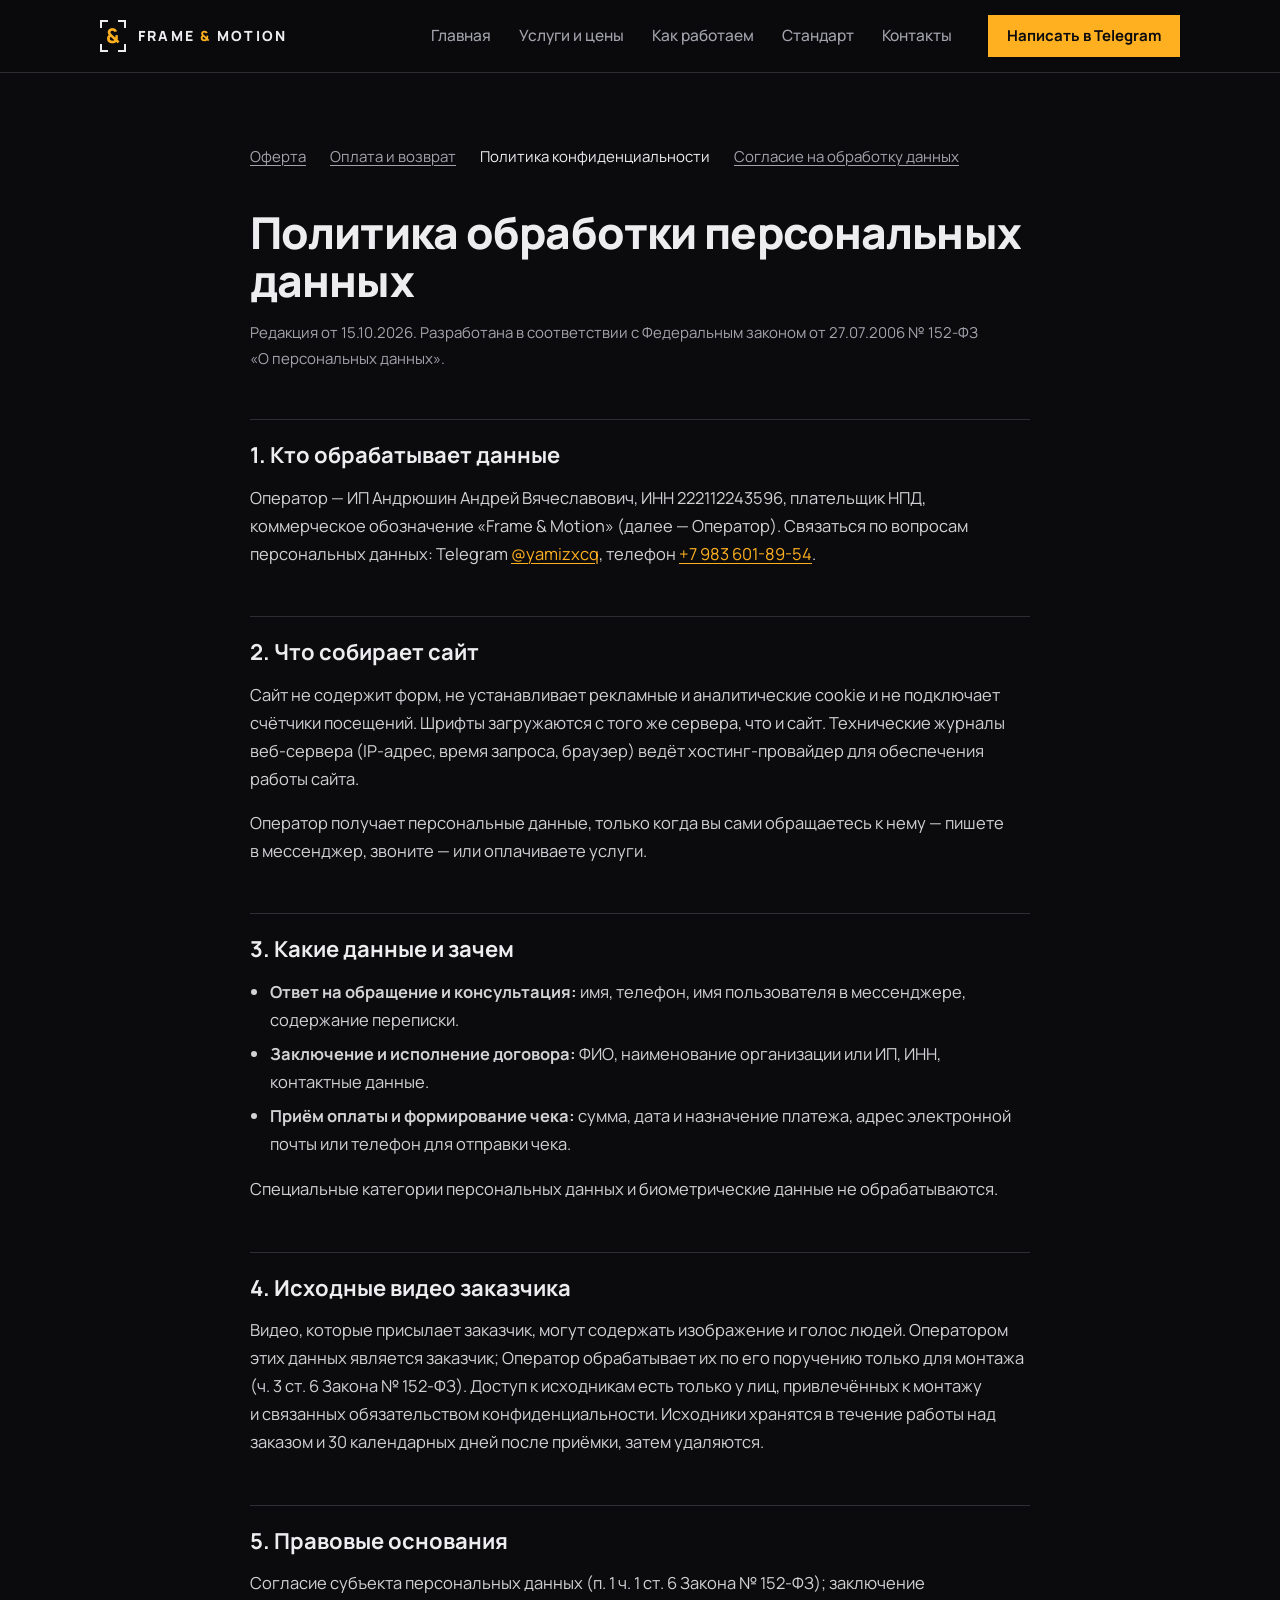
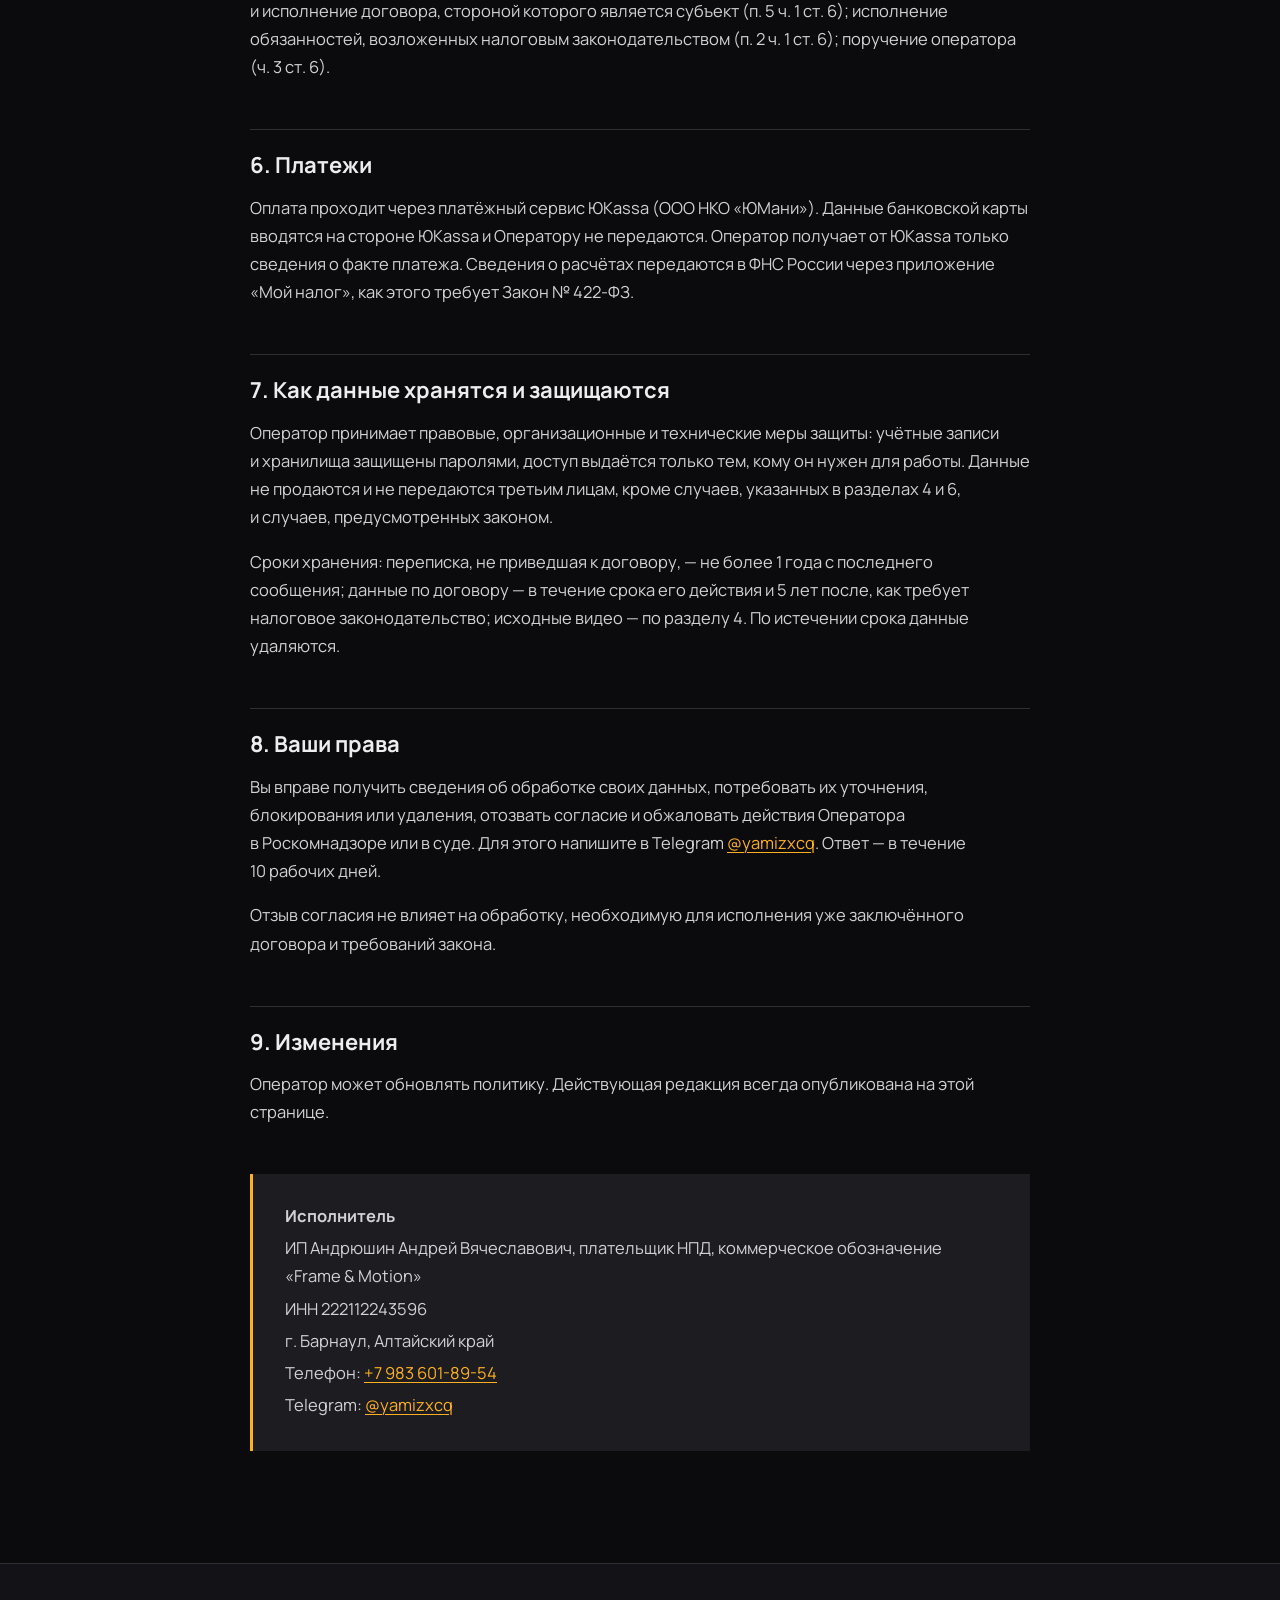
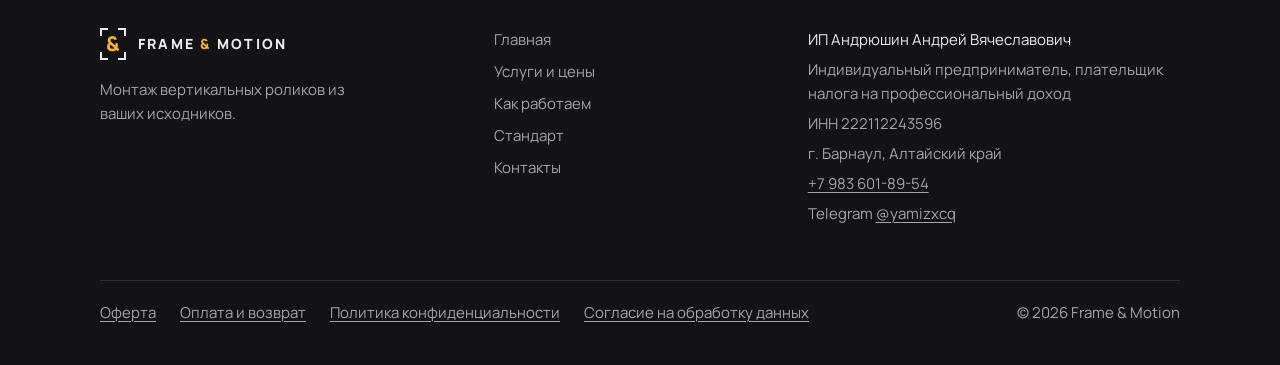
<file: privacy.html>
<!doctype html>
<html lang="ru">
<head>
<meta charset="utf-8">
<meta name="viewport" content="width=device-width, initial-scale=1">
<meta name="theme-color" content="#0B0B0E">
<title>Политика конфиденциальности — Frame &amp; Motion</title>
<meta name="description" content="Политика обработки персональных данных Frame &amp; Motion: какие данные, зачем, как долго и как отозвать согласие.">
<meta property="og:type" content="website">
<meta property="og:locale" content="ru_RU">
<meta property="og:site_name" content="Frame &amp; Motion">
<meta property="og:title" content="Политика конфиденциальности — Frame &amp; Motion">
<meta property="og:description" content="Политика обработки персональных данных Frame &amp; Motion: какие данные, зачем, как долго и как отозвать согласие.">
<meta property="og:url" content="https://valora-studio.github.io/frame-motion-ip/privacy.html">
<meta property="og:image" content="https://valora-studio.github.io/frame-motion-ip/img/og.jpg">
<meta property="og:image:width" content="1200">
<meta property="og:image:height" content="630">
<meta name="twitter:card" content="summary_large_image">
<link rel="canonical" href="https://valora-studio.github.io/frame-motion-ip/privacy.html">
<link rel="icon" href="img/favicon.svg" type="image/svg+xml">
<link rel="icon" href="img/favicon-32.png" sizes="32x32" type="image/png">
<link rel="apple-touch-icon" href="img/apple-touch-icon.png">
<link rel="preload" href="fonts/Manrope-cyrillic.woff2" as="font" type="font/woff2" crossorigin>
<script>document.documentElement.classList.add('js')</script>
<link rel="stylesheet" href="styles.css">
</head>
<body>
<header class="top">
  <div class="wrap">
    <a class="brand" href="index.html"><span class="logo" role="img" aria-label="Frame &amp; Motion"><span class="mark" aria-hidden="true"><i></i><i></i><i></i><i></i><b>&amp;</b></span><span class="word" aria-hidden="true">FRAME <span>&amp;</span> MOTION</span></span></a>
    <button class="burger" type="button" aria-expanded="false" aria-controls="nav">Меню</button>
    <nav class="nav" id="nav">
      <a href="index.html">Главная</a>
      <a href="services.html">Услуги и цены</a>
      <a href="how.html">Как работаем</a>
      <a href="standard.html">Стандарт</a>
      <a href="contact.html">Контакты</a>
    </nav>
    <a class="btn btn--sm" href="https://t.me/yamizxcq" target="_blank" rel="noopener">Написать в Telegram</a>
  </div>
</header>
<main class="doc">
  <div class="wrap">
    <nav class="doc-nav" aria-label="Документы">
      <a href="oferta.html">Оферта</a>
      <a href="payment.html">Оплата и возврат</a>
      <a href="privacy.html" aria-current="page">Политика конфиденциальности</a>
      <a href="consent.html">Согласие на обработку данных</a>
    </nav>
<h1>Политика обработки персональных данных</h1>
    <p class="meta">Редакция от&nbsp;15.10.2026. Разработана в&nbsp;соответствии с&nbsp;Федеральным законом от&nbsp;27.07.2006 № 152-ФЗ «О&nbsp;персональных данных».</p>

    <h2>1. Кто обрабатывает данные</h2>
    <p>Оператор&nbsp;— ИП&nbsp;Андрюшин Андрей Вячеславович, ИНН 222112243596, плательщик НПД, коммерческое обозначение «Frame &amp; Motion» (далее&nbsp;— Оператор). Связаться по&nbsp;вопросам персональных данных: Telegram <a href="https://t.me/yamizxcq" target="_blank" rel="noopener">@yamizxcq</a>, телефон <a href="tel:+79836018954">+7&nbsp;983 601-89-54</a>.</p>

    <h2>2. Что собирает сайт</h2>
    <p>Сайт не&nbsp;содержит форм, не&nbsp;устанавливает рекламные и&nbsp;аналитические cookie и&nbsp;не подключает счётчики посещений. Шрифты загружаются с&nbsp;того же&nbsp;сервера, что и&nbsp;сайт. Технические журналы веб-сервера (IP-адрес, время запроса, браузер) ведёт хостинг-провайдер для обеспечения работы сайта.</p>
    <p>Оператор получает персональные данные, только когда вы&nbsp;сами обращаетесь к&nbsp;нему&nbsp;— пишете в&nbsp;мессенджер, звоните&nbsp;— или оплачиваете услуги.</p>

    <h2>3. Какие данные и&nbsp;зачем</h2>
    <ul>
      <li><b>Ответ на&nbsp;обращение и&nbsp;консультация:</b> имя, телефон, имя пользователя в&nbsp;мессенджере, содержание переписки.</li>
      <li><b>Заключение и&nbsp;исполнение договора:</b> ФИО, наименование организации или ИП, ИНН, контактные данные.</li>
      <li><b>Приём оплаты и&nbsp;формирование чека:</b> сумма, дата и&nbsp;назначение платежа, адрес электронной почты или телефон для отправки чека.</li>
    </ul>
    <p>Специальные категории персональных данных и&nbsp;биометрические данные не&nbsp;обрабатываются.</p>

    <h2>4. Исходные видео заказчика</h2>
    <p>Видео, которые присылает заказчик, могут содержать изображение и&nbsp;голос людей. Оператором этих данных является заказчик; Оператор обрабатывает их&nbsp;по его поручению только для монтажа (ч. 3 ст. 6 Закона № 152-ФЗ). Доступ к&nbsp;исходникам есть только у&nbsp;лиц, привлечённых к&nbsp;монтажу и&nbsp;связанных обязательством конфиденциальности. Исходники хранятся в&nbsp;течение работы над заказом и&nbsp;30&nbsp;календарных дней после приёмки, затем удаляются.</p>

    <h2>5. Правовые основания</h2>
    <p>Согласие субъекта персональных данных (п. 1 ч. 1 ст. 6 Закона № 152-ФЗ); заключение и&nbsp;исполнение договора, стороной которого является субъект (п. 5 ч. 1 ст. 6); исполнение обязанностей, возложенных налоговым законодательством (п. 2 ч. 1 ст. 6); поручение оператора (ч. 3 ст. 6).</p>

    <h2>6. Платежи</h2>
    <p>Оплата проходит через платёжный сервис ЮKassa (ООО НКО «ЮМани»). Данные банковской карты вводятся на&nbsp;стороне ЮKassa и&nbsp;Оператору не&nbsp;передаются. Оператор получает от&nbsp;ЮKassa только сведения о&nbsp;факте платежа. Сведения о&nbsp;расчётах передаются в&nbsp;ФНС России через приложение «Мой налог», как этого требует Закон № 422-ФЗ.</p>

    <h2>7. Как данные хранятся и&nbsp;защищаются</h2>
    <p>Оператор принимает правовые, организационные и&nbsp;технические меры защиты: учётные записи и&nbsp;хранилища защищены паролями, доступ выдаётся только тем, кому он&nbsp;нужен для работы. Данные не&nbsp;продаются и&nbsp;не передаются третьим лицам, кроме случаев, указанных в&nbsp;разделах 4 и&nbsp;6, и&nbsp;случаев, предусмотренных законом.</p>
    <p>Сроки хранения: переписка, не&nbsp;приведшая к&nbsp;договору,&nbsp;— не&nbsp;более 1 года с&nbsp;последнего сообщения; данные по&nbsp;договору&nbsp;— в&nbsp;течение срока его действия и&nbsp;5&nbsp;лет после, как требует налоговое законодательство; исходные видео&nbsp;— по&nbsp;разделу 4. По&nbsp;истечении срока данные удаляются.</p>

    <h2>8. Ваши права</h2>
    <p>Вы&nbsp;вправе получить сведения об&nbsp;обработке своих данных, потребовать их&nbsp;уточнения, блокирования или удаления, отозвать согласие и&nbsp;обжаловать действия Оператора в&nbsp;Роскомнадзоре или в&nbsp;суде. Для этого напишите в&nbsp;Telegram <a href="https://t.me/yamizxcq" target="_blank" rel="noopener">@yamizxcq</a>. Ответ&nbsp;— в&nbsp;течение 10&nbsp;рабочих дней.</p>
    <p>Отзыв согласия не&nbsp;влияет на&nbsp;обработку, необходимую для исполнения уже заключённого договора и&nbsp;требований закона.</p>

    <h2>9. Изменения</h2>
    <p>Оператор может обновлять политику. Действующая редакция всегда опубликована на&nbsp;этой странице.</p>

    <div class="req">
      <p><b>Исполнитель</b></p>
      <p>ИП&nbsp;Андрюшин Андрей Вячеславович, плательщик НПД, коммерческое обозначение «Frame &amp; Motion»</p>
      <p>ИНН 222112243596</p>
      <p>г. Барнаул, Алтайский край</p>
      <p>Телефон: <a href="tel:+79836018954">+7&nbsp;983 601-89-54</a></p>
      <p>Telegram: <a href="https://t.me/yamizxcq" target="_blank" rel="noopener">@yamizxcq</a></p>
    </div>
  </div>
</main>
<footer class="foot">
  <div class="wrap">
    <div class="foot__grid">
      <div>
        <a class="brand" href="index.html"><span class="logo" role="img" aria-label="Frame &amp; Motion"><span class="mark" aria-hidden="true"><i></i><i></i><i></i><i></i><b>&amp;</b></span><span class="word" aria-hidden="true">FRAME <span>&amp;</span> MOTION</span></span></a>
        <p class="foot__tag">Монтаж вертикальных роликов из ваших исходников.</p>
      </div>
      <ul>
        <li><a href="index.html">Главная</a></li>
        <li><a href="services.html">Услуги и цены</a></li>
        <li><a href="how.html">Как работаем</a></li>
        <li><a href="standard.html">Стандарт</a></li>
        <li><a href="contact.html">Контакты</a></li>
      </ul>
      <div class="foot__req">
        <p>ИП Андрюшин Андрей Вячеславович</p>
        <p>Индивидуальный предприниматель, плательщик налога на профессиональный доход</p>
        <p>ИНН 222112243596</p>
        <p>г. Барнаул, Алтайский край</p>
        <p><a href="tel:+79836018954">+7 983 601-89-54</a></p>
        <p>Telegram <a href="https://t.me/yamizxcq" target="_blank" rel="noopener">@yamizxcq</a></p>
      </div>
    </div>
    <div class="foot__legal">
    <a href="oferta.html">Оферта</a>
    <a href="payment.html">Оплата и возврат</a>
    <a href="privacy.html">Политика конфиденциальности</a>
    <a href="consent.html">Согласие на обработку данных</a>
    <span>© 2026 Frame &amp; Motion</span>
    </div>
  </div>
</footer>
<script src="script.js"></script>
</body>
</html>
</file>
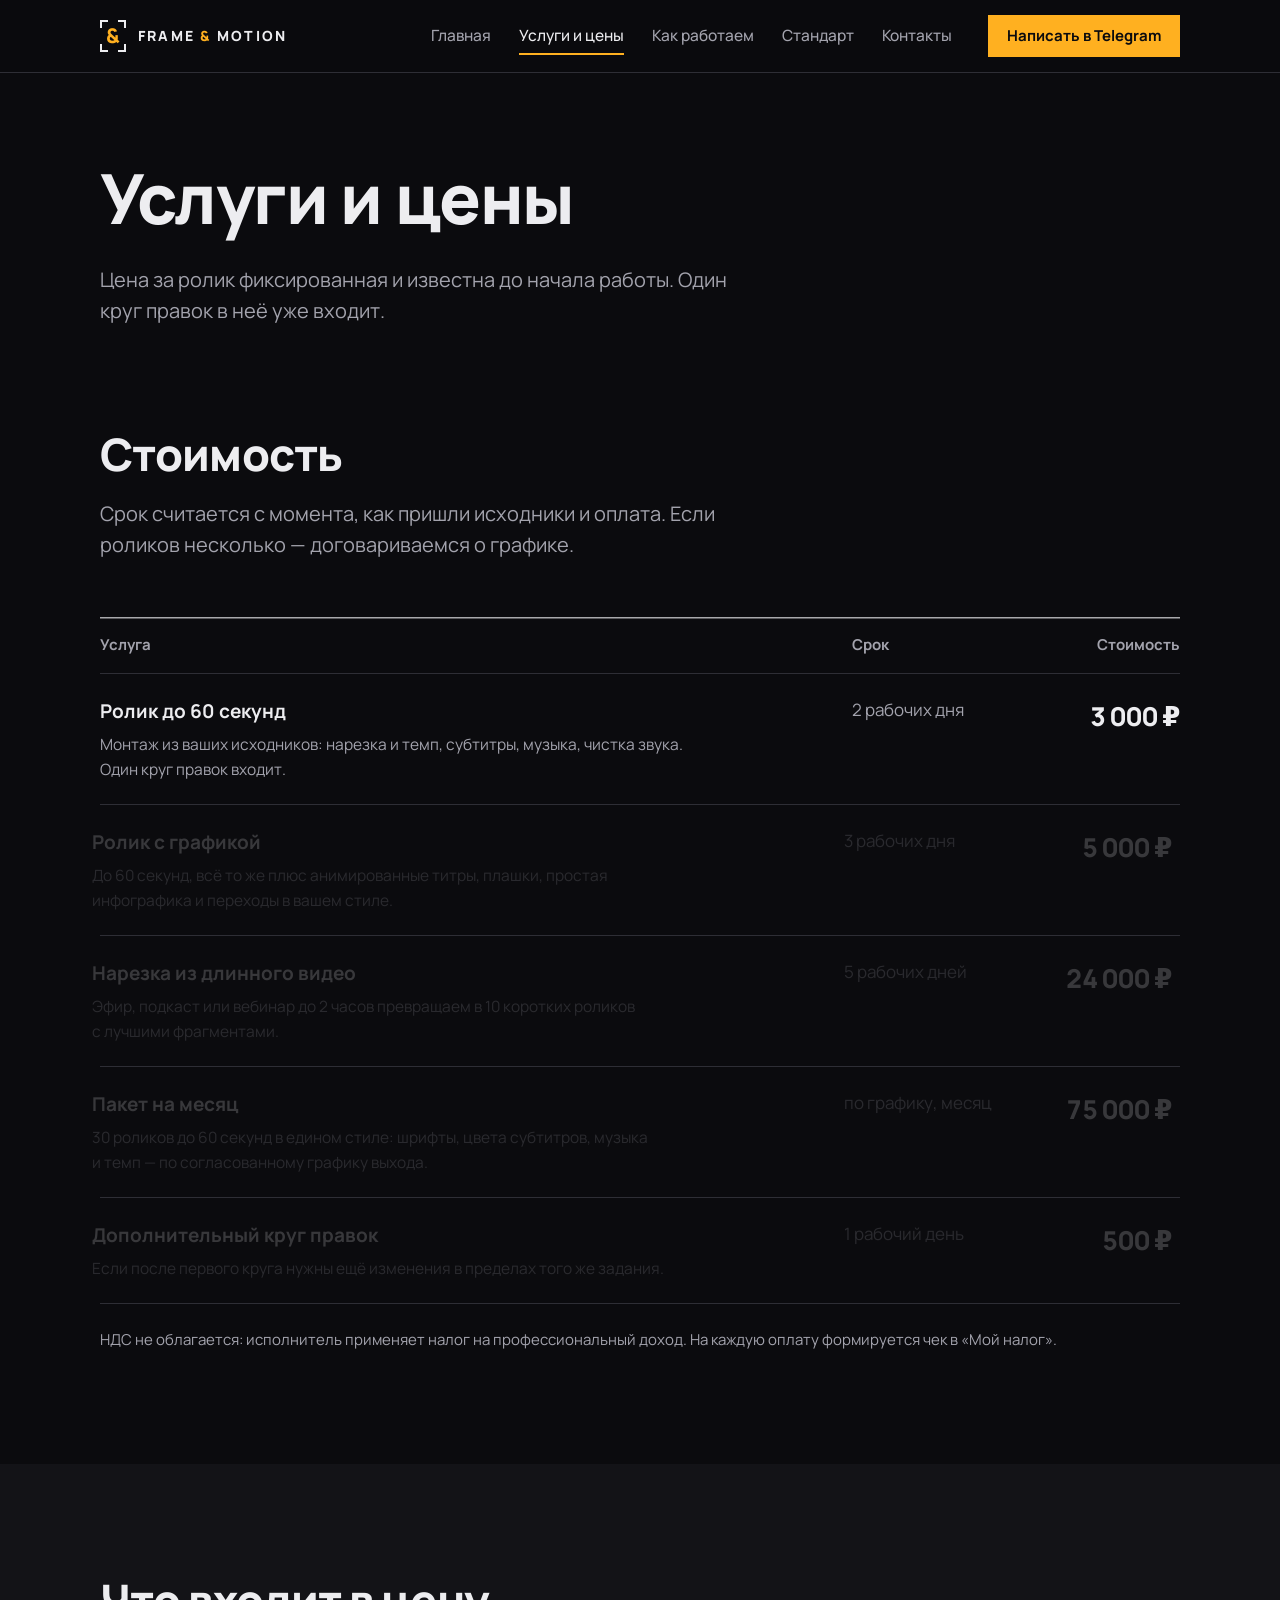
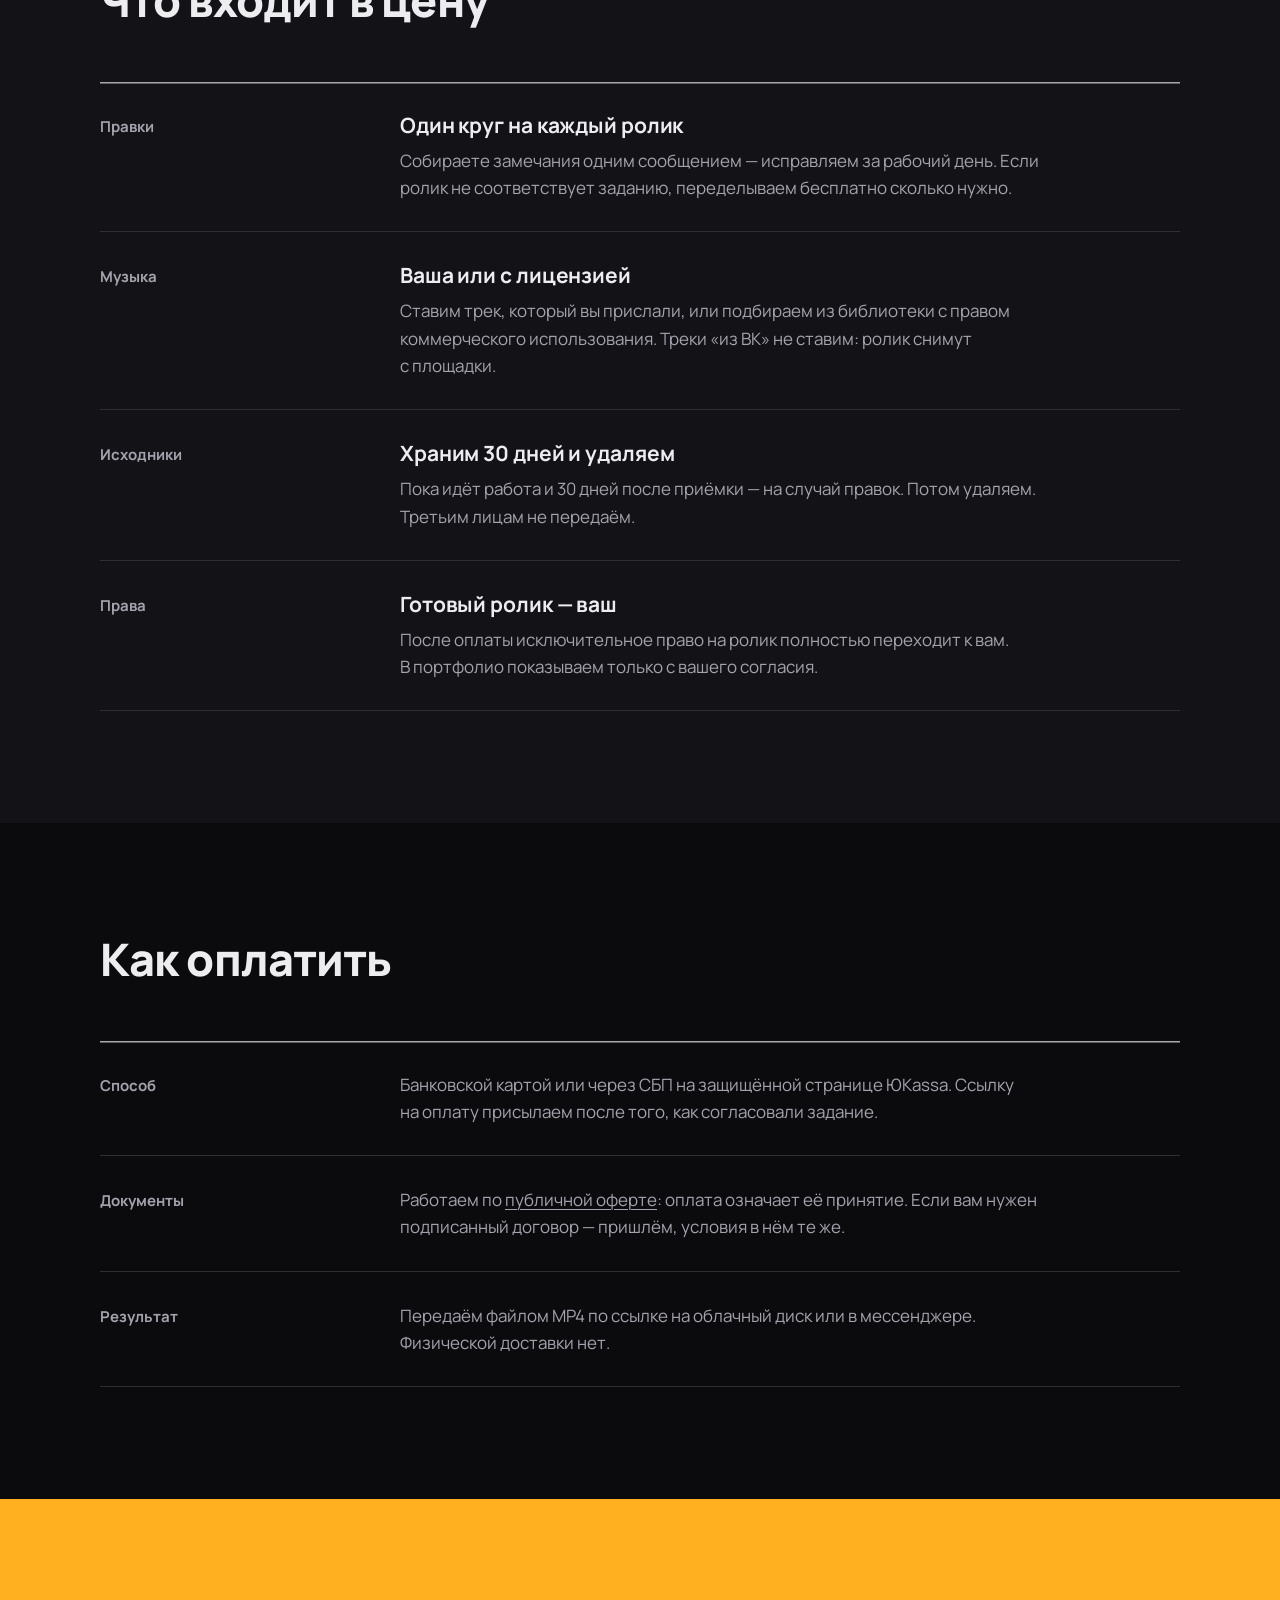
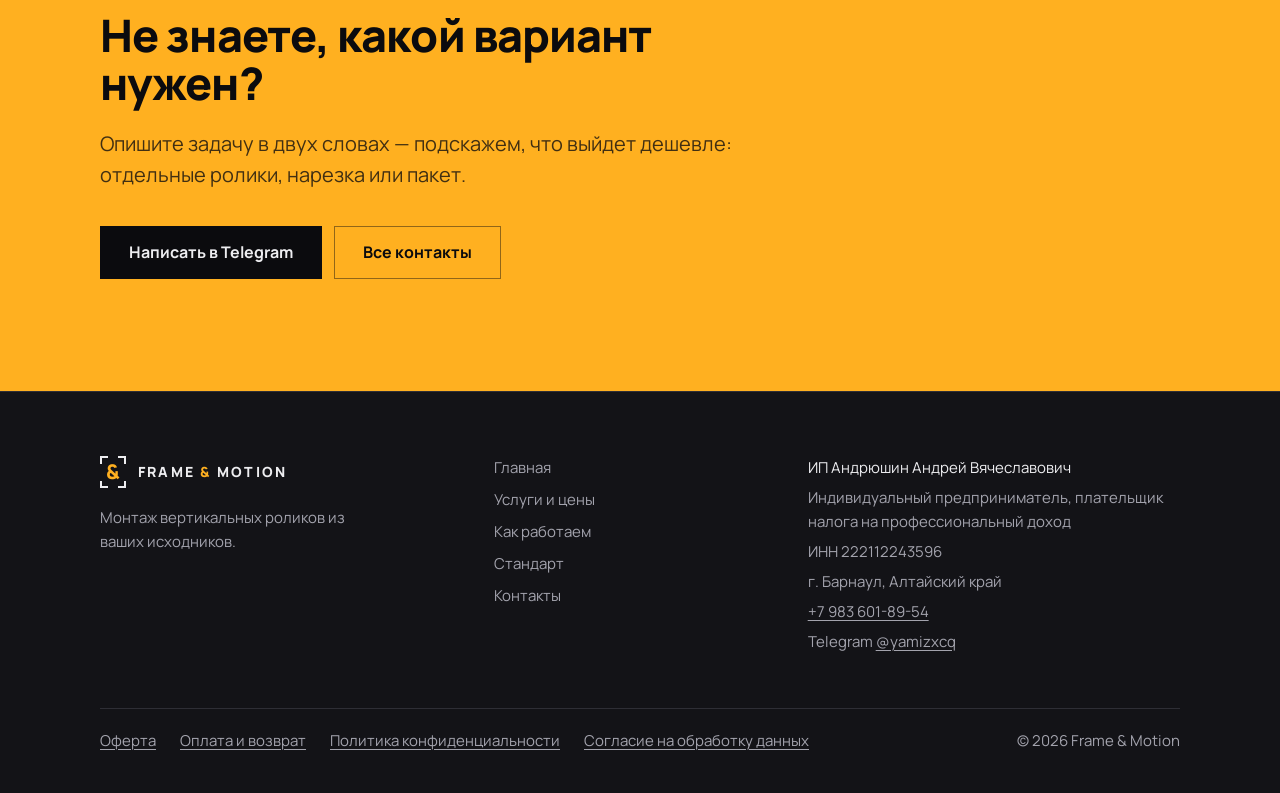
<file: services.html>
<!doctype html>
<html lang="ru">
<head>
<meta charset="utf-8">
<meta name="viewport" content="width=device-width, initial-scale=1">
<meta name="theme-color" content="#0B0B0E">
<title>Услуги и цены — Frame &amp; Motion</title>
<meta name="description" content="Монтаж вертикальных роликов: 3 000 ₽ за ролик до 60 секунд, с графикой — 5 000 ₽, нарезка из длинного видео, пакет на месяц.">
<meta property="og:type" content="website">
<meta property="og:locale" content="ru_RU">
<meta property="og:site_name" content="Frame &amp; Motion">
<meta property="og:title" content="Услуги и цены — Frame &amp; Motion">
<meta property="og:description" content="Монтаж вертикальных роликов: 3 000 ₽ за ролик до 60 секунд, с графикой — 5 000 ₽, нарезка из длинного видео, пакет на месяц.">
<meta property="og:url" content="https://valora-studio.github.io/frame-motion-ip/services.html">
<meta property="og:image" content="https://valora-studio.github.io/frame-motion-ip/img/og.jpg">
<meta property="og:image:width" content="1200">
<meta property="og:image:height" content="630">
<meta name="twitter:card" content="summary_large_image">
<link rel="canonical" href="https://valora-studio.github.io/frame-motion-ip/services.html">
<link rel="icon" href="img/favicon.svg" type="image/svg+xml">
<link rel="icon" href="img/favicon-32.png" sizes="32x32" type="image/png">
<link rel="apple-touch-icon" href="img/apple-touch-icon.png">
<link rel="preload" href="fonts/Manrope-cyrillic.woff2" as="font" type="font/woff2" crossorigin>
<script>document.documentElement.classList.add('js')</script>
<link rel="stylesheet" href="styles.css">
</head>
<body>
<header class="top">
  <div class="wrap">
    <a class="brand" href="index.html"><span class="logo" role="img" aria-label="Frame &amp; Motion"><span class="mark" aria-hidden="true"><i></i><i></i><i></i><i></i><b>&amp;</b></span><span class="word" aria-hidden="true">FRAME <span>&amp;</span> MOTION</span></span></a>
    <button class="burger" type="button" aria-expanded="false" aria-controls="nav">Меню</button>
    <nav class="nav" id="nav">
      <a href="index.html">Главная</a>
      <a href="services.html" aria-current="page">Услуги и цены</a>
      <a href="how.html">Как работаем</a>
      <a href="standard.html">Стандарт</a>
      <a href="contact.html">Контакты</a>
    </nav>
    <a class="btn btn--sm" href="https://t.me/yamizxcq" target="_blank" rel="noopener">Написать в Telegram</a>
  </div>
</header>
<main>
<section class="hero">
  <div class="wrap">
    <h1>Услуги и&nbsp;цены</h1>
    <p class="lead">Цена за&nbsp;ролик фиксированная и&nbsp;известна до&nbsp;начала работы. Один круг правок в&nbsp;неё уже входит.</p>
  </div>
</section>

<section class="band">
  <div class="wrap">
    <div class="head">
      <h2>Стоимость</h2>
      <p class="lead">Срок считается с&nbsp;момента, как пришли исходники и&nbsp;оплата. Если роликов несколько&nbsp;— договариваемся о&nbsp;графике.</p>
    </div>
    <table class="price">
    <thead>
      <tr><th>Услуга</th><th>Срок</th><th>Стоимость</th></tr>
    </thead>
    <tbody>
      <tr>
        <td>Ролик до&nbsp;60&nbsp;секунд<small>Монтаж из&nbsp;ваших исходников: нарезка и&nbsp;темп, субтитры, музыка, чистка звука. Один круг правок входит.</small></td>
        <td>2&nbsp;рабочих дня</td>
        <td class="num">3&nbsp;000&nbsp;₽</td>
      </tr>
      <tr>
        <td>Ролик с&nbsp;графикой<small>До&nbsp;60&nbsp;секунд, всё то&nbsp;же плюс анимированные титры, плашки, простая инфографика и&nbsp;переходы в&nbsp;вашем стиле.</small></td>
        <td>3&nbsp;рабочих дня</td>
        <td class="num">5&nbsp;000&nbsp;₽</td>
      </tr>
      <tr>
        <td>Нарезка из&nbsp;длинного видео<small>Эфир, подкаст или вебинар до&nbsp;2&nbsp;часов превращаем в&nbsp;10 коротких роликов с&nbsp;лучшими фрагментами.</small></td>
        <td>5&nbsp;рабочих дней</td>
        <td class="num">24&nbsp;000&nbsp;₽</td>
      </tr>
      <tr>
        <td>Пакет на&nbsp;месяц<small>30&nbsp;роликов до&nbsp;60&nbsp;секунд в&nbsp;едином стиле: шрифты, цвета субтитров, музыка и&nbsp;темп&nbsp;— по&nbsp;согласованному графику выхода.</small></td>
        <td>по&nbsp;графику, месяц</td>
        <td class="num">75&nbsp;000&nbsp;₽</td>
      </tr>
      <tr>
        <td>Дополнительный круг правок<small>Если после первого круга нужны ещё изменения в&nbsp;пределах того же&nbsp;задания.</small></td>
        <td>1&nbsp;рабочий день</td>
        <td class="num">500&nbsp;₽</td>
      </tr>
    </tbody>
  </table>
    <p class="note after">НДС не&nbsp;облагается: исполнитель применяет налог на&nbsp;профессиональный доход. На&nbsp;каждую оплату формируется чек в&nbsp;«Мой налог».</p>
  </div>
</section>

<section class="band band--panel">
  <div class="wrap">
    <div class="head">
      <h2>Что входит в&nbsp;цену</h2>
    </div>
    <div class="rows">
      <div class="row">
        <p class="label">Правки</p>
        <div><h3>Один круг на&nbsp;каждый ролик</h3><p>Собираете замечания одним сообщением&nbsp;— исправляем за&nbsp;рабочий день. Если ролик не&nbsp;соответствует заданию, переделываем бесплатно сколько нужно.</p></div>
      </div>
      <div class="row">
        <p class="label">Музыка</p>
        <div><h3>Ваша или с&nbsp;лицензией</h3><p>Ставим трек, который вы&nbsp;прислали, или подбираем из&nbsp;библиотеки с&nbsp;правом коммерческого использования. Треки «из&nbsp;ВК» не&nbsp;ставим: ролик снимут с&nbsp;площадки.</p></div>
      </div>
      <div class="row">
        <p class="label">Исходники</p>
        <div><h3>Храним 30&nbsp;дней и&nbsp;удаляем</h3><p>Пока идёт работа и&nbsp;30&nbsp;дней после приёмки&nbsp;— на&nbsp;случай правок. Потом удаляем. Третьим лицам не&nbsp;передаём.</p></div>
      </div>
      <div class="row">
        <p class="label">Права</p>
        <div><h3>Готовый ролик&nbsp;— ваш</h3><p>После оплаты исключительное право на&nbsp;ролик полностью переходит к&nbsp;вам. В&nbsp;портфолио показываем только с&nbsp;вашего согласия.</p></div>
      </div>
    </div>
  </div>
</section>

<section class="band">
  <div class="wrap">
    <div class="head">
      <h2>Как оплатить</h2>
    </div>
    <div class="rows">
      <div class="row">
        <p class="label">Способ</p>
        <div><p>Банковской картой или через СБП на&nbsp;защищённой странице ЮKassa. Ссылку на&nbsp;оплату присылаем после того, как согласовали задание.</p></div>
      </div>
      <div class="row">
        <p class="label">Документы</p>
        <div><p>Работаем по <a href="oferta.html">публичной оферте</a>: оплата означает её&nbsp;принятие. Если вам нужен подписанный договор&nbsp;— пришлём, условия в&nbsp;нём те&nbsp;же.</p></div>
      </div>
      <div class="row">
        <p class="label">Результат</p>
        <div><p>Передаём файлом MP4 по&nbsp;ссылке на&nbsp;облачный диск или в&nbsp;мессенджере. Физической доставки нет.</p></div>
      </div>
    </div>
  </div>
</section>

<section class="band band--amber cta">
  <div class="wrap">
    <h2>Не&nbsp;знаете, какой вариант нужен?</h2>
    <p class="lead">Опишите задачу в&nbsp;двух словах&nbsp;— подскажем, что выйдет дешевле: отдельные ролики, нарезка или пакет.</p>
    <div class="actions">
      <a class="btn btn--dark" href="https://t.me/yamizxcq">Написать в&nbsp;Telegram</a>
      <a class="btn btn--dark-ghost" href="contact.html">Все контакты</a>
    </div>
  </div>
</section>
</main>
<footer class="foot">
  <div class="wrap">
    <div class="foot__grid">
      <div>
        <a class="brand" href="index.html"><span class="logo" role="img" aria-label="Frame &amp; Motion"><span class="mark" aria-hidden="true"><i></i><i></i><i></i><i></i><b>&amp;</b></span><span class="word" aria-hidden="true">FRAME <span>&amp;</span> MOTION</span></span></a>
        <p class="foot__tag">Монтаж вертикальных роликов из ваших исходников.</p>
      </div>
      <ul>
        <li><a href="index.html">Главная</a></li>
        <li><a href="services.html">Услуги и цены</a></li>
        <li><a href="how.html">Как работаем</a></li>
        <li><a href="standard.html">Стандарт</a></li>
        <li><a href="contact.html">Контакты</a></li>
      </ul>
      <div class="foot__req">
        <p>ИП Андрюшин Андрей Вячеславович</p>
        <p>Индивидуальный предприниматель, плательщик налога на профессиональный доход</p>
        <p>ИНН 222112243596</p>
        <p>г. Барнаул, Алтайский край</p>
        <p><a href="tel:+79836018954">+7 983 601-89-54</a></p>
        <p>Telegram <a href="https://t.me/yamizxcq" target="_blank" rel="noopener">@yamizxcq</a></p>
      </div>
    </div>
    <div class="foot__legal">
    <a href="oferta.html">Оферта</a>
    <a href="payment.html">Оплата и возврат</a>
    <a href="privacy.html">Политика конфиденциальности</a>
    <a href="consent.html">Согласие на обработку данных</a>
    <span>© 2026 Frame &amp; Motion</span>
    </div>
  </div>
</footer>
<script src="script.js"></script>
</body>
</html>
</file>
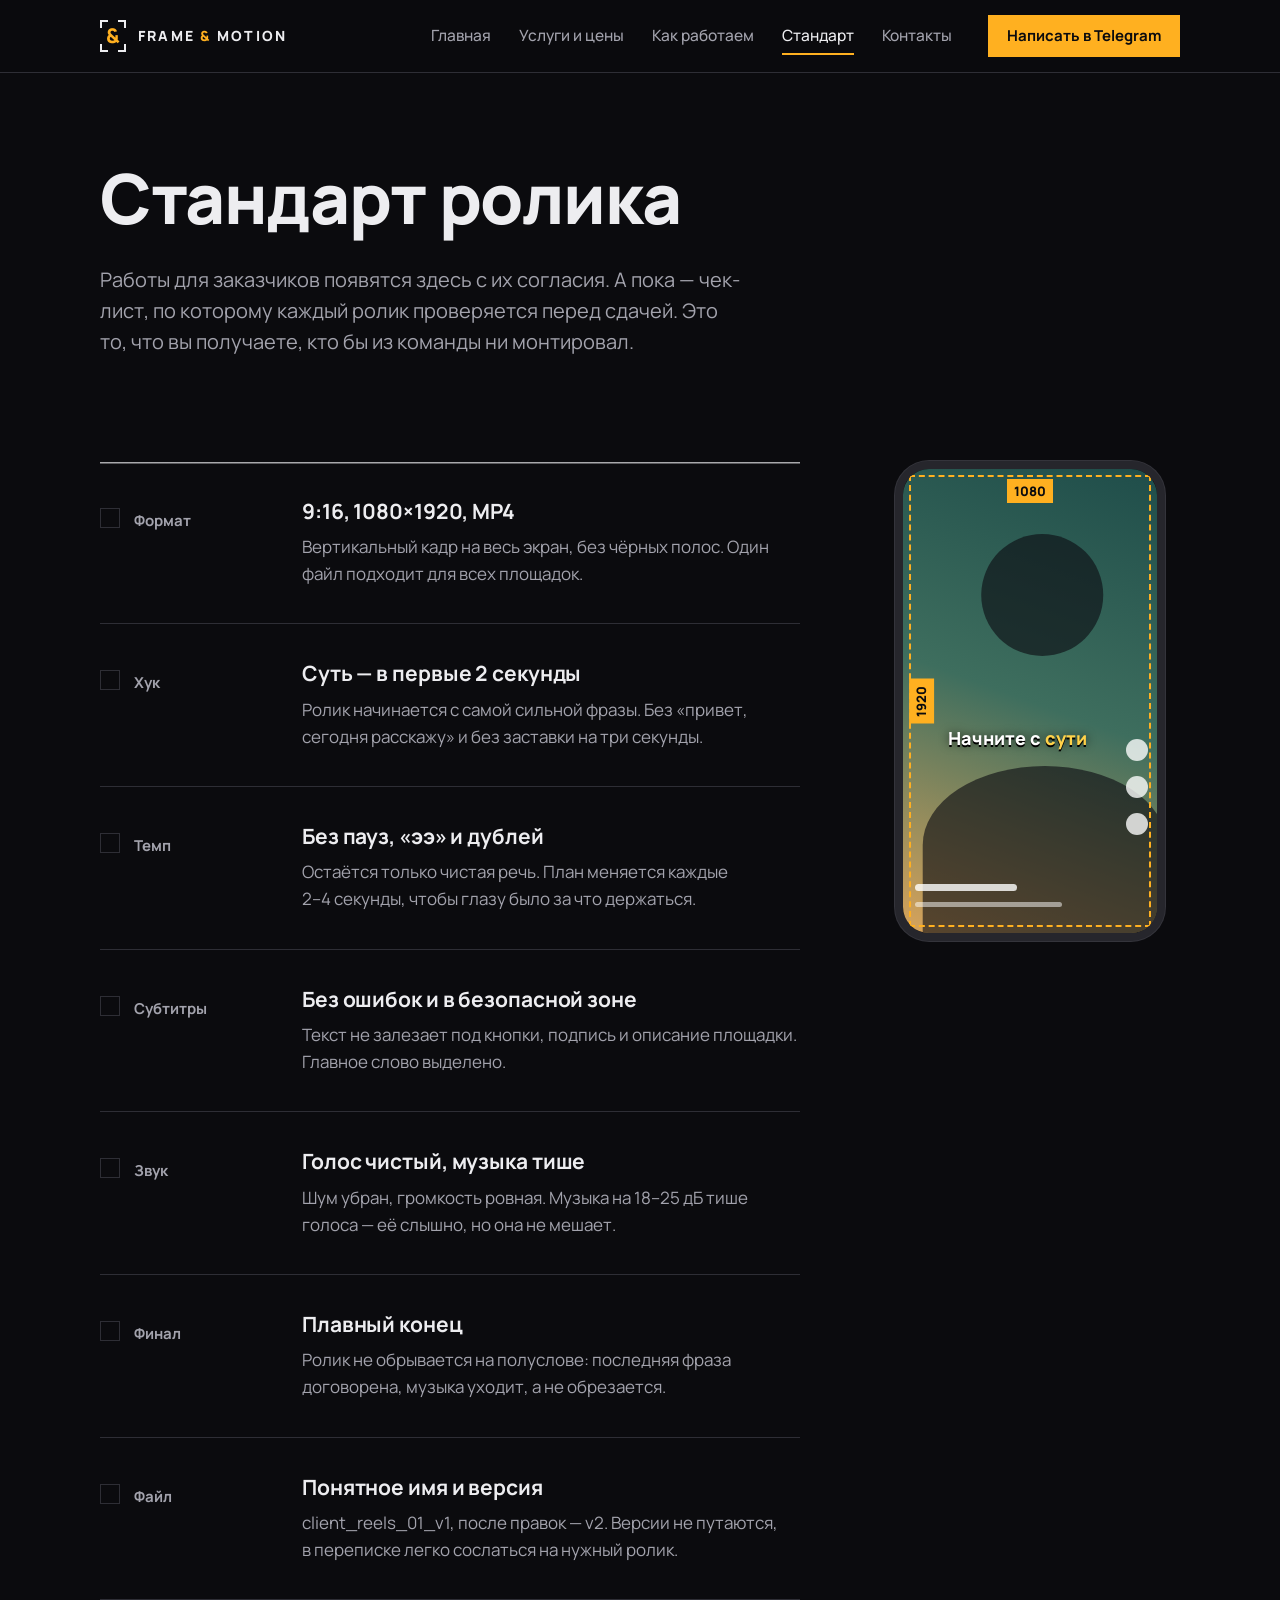
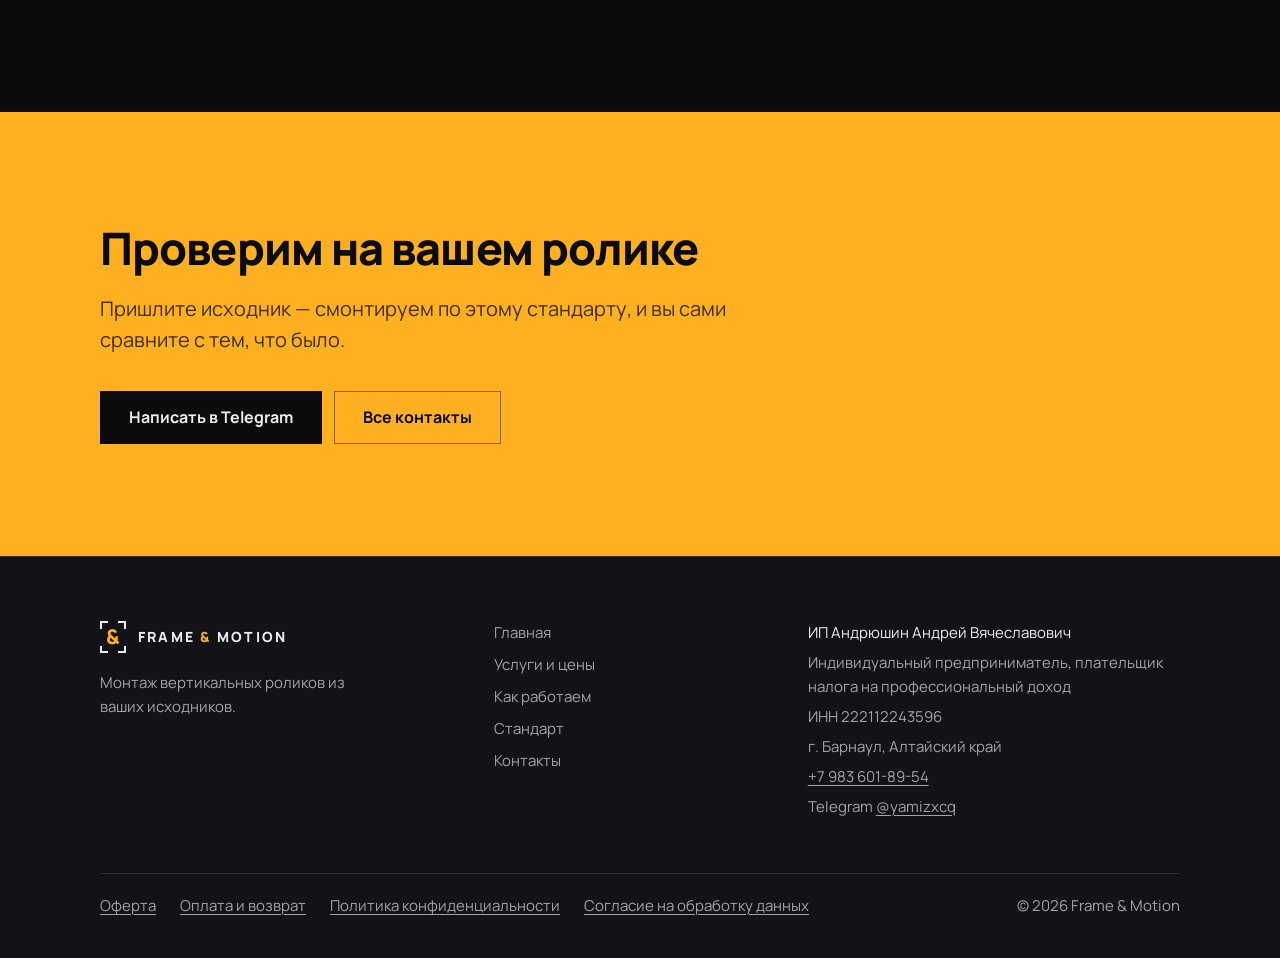
<file: standard.html>
<!doctype html>
<html lang="ru">
<head>
<meta charset="utf-8">
<meta name="viewport" content="width=device-width, initial-scale=1">
<meta name="theme-color" content="#0B0B0E">
<title>Стандарт ролика — Frame &amp; Motion</title>
<meta name="description" content="По чему Frame &amp; Motion проверяет каждый ролик перед сдачей: формат, хук, темп, субтитры в безопасной зоне, звук, финал, имя файла.">
<meta property="og:type" content="website">
<meta property="og:locale" content="ru_RU">
<meta property="og:site_name" content="Frame &amp; Motion">
<meta property="og:title" content="Стандарт ролика — Frame &amp; Motion">
<meta property="og:description" content="По чему Frame &amp; Motion проверяет каждый ролик перед сдачей: формат, хук, темп, субтитры в безопасной зоне, звук, финал, имя файла.">
<meta property="og:url" content="https://valora-studio.github.io/frame-motion-ip/standard.html">
<meta property="og:image" content="https://valora-studio.github.io/frame-motion-ip/img/og.jpg">
<meta property="og:image:width" content="1200">
<meta property="og:image:height" content="630">
<meta name="twitter:card" content="summary_large_image">
<link rel="canonical" href="https://valora-studio.github.io/frame-motion-ip/standard.html">
<link rel="icon" href="img/favicon.svg" type="image/svg+xml">
<link rel="icon" href="img/favicon-32.png" sizes="32x32" type="image/png">
<link rel="apple-touch-icon" href="img/apple-touch-icon.png">
<link rel="preload" href="fonts/Manrope-cyrillic.woff2" as="font" type="font/woff2" crossorigin>
<script>document.documentElement.classList.add('js')</script>
<link rel="stylesheet" href="styles.css">
</head>
<body>
<header class="top">
  <div class="wrap">
    <a class="brand" href="index.html"><span class="logo" role="img" aria-label="Frame &amp; Motion"><span class="mark" aria-hidden="true"><i></i><i></i><i></i><i></i><b>&amp;</b></span><span class="word" aria-hidden="true">FRAME <span>&amp;</span> MOTION</span></span></a>
    <button class="burger" type="button" aria-expanded="false" aria-controls="nav">Меню</button>
    <nav class="nav" id="nav">
      <a href="index.html">Главная</a>
      <a href="services.html">Услуги и цены</a>
      <a href="how.html">Как работаем</a>
      <a href="standard.html" aria-current="page">Стандарт</a>
      <a href="contact.html">Контакты</a>
    </nav>
    <a class="btn btn--sm" href="https://t.me/yamizxcq" target="_blank" rel="noopener">Написать в Telegram</a>
  </div>
</header>
<main>
<section class="hero">
  <div class="wrap">
    <h1>Стандарт ролика</h1>
    <p class="lead">Работы для заказчиков появятся здесь с&nbsp;их согласия. А&nbsp;пока&nbsp;— чек-лист, по&nbsp;которому каждый ролик проверяется перед сдачей. Это то, что вы&nbsp;получаете, кто бы&nbsp;из команды ни&nbsp;монтировал.</p>
  </div>
</section>

<section class="band">
  <div class="wrap std">
    <div class="std__list">
      <div class="chk" data-ov="format">
        <p class="label">Формат</p>
        <div><h3>9:16, 1080×1920, MP4</h3><p>Вертикальный кадр на&nbsp;весь экран, без чёрных полос. Один файл подходит для всех площадок.</p></div>
      </div>
      <div class="chk" data-ov="hook">
        <p class="label">Хук</p>
        <div><h3>Суть&nbsp;— в&nbsp;первые 2&nbsp;секунды</h3><p>Ролик начинается с&nbsp;самой сильной фразы. Без «привет, сегодня расскажу» и&nbsp;без заставки на&nbsp;три секунды.</p></div>
      </div>
      <div class="chk" data-ov="cuts">
        <p class="label">Темп</p>
        <div><h3>Без пауз, «ээ» и&nbsp;дублей</h3><p>Остаётся только чистая речь. План меняется каждые 2–&#8288;4&nbsp;секунды, чтобы глазу было за&nbsp;что держаться.</p></div>
      </div>
      <div class="chk" data-ov="safe">
        <p class="label">Субтитры</p>
        <div><h3>Без ошибок и&nbsp;в безопасной зоне</h3><p>Текст не&nbsp;залезает под кнопки, подпись и&nbsp;описание площадки. Главное слово выделено.</p></div>
      </div>
      <div class="chk" data-ov="audio">
        <p class="label">Звук</p>
        <div><h3>Голос чистый, музыка тише</h3><p>Шум убран, громкость ровная. Музыка на&nbsp;18–&#8288;25 дБ&nbsp;тише голоса&nbsp;— её&nbsp;слышно, но&nbsp;она не&nbsp;мешает.</p></div>
      </div>
      <div class="chk" data-ov="end">
        <p class="label">Финал</p>
        <div><h3>Плавный конец</h3><p>Ролик не&nbsp;обрывается на&nbsp;полуслове: последняя фраза договорена, музыка уходит, а&nbsp;не обрезается.</p></div>
      </div>
      <div class="chk" data-ov="file">
        <p class="label">Файл</p>
        <div><h3>Понятное имя и&nbsp;версия</h3><p>client_reels_01_v1, после правок&nbsp;— v2. Версии не&nbsp;путаются, в&nbsp;переписке легко сослаться на&nbsp;нужный ролик.</p></div>
      </div>
    </div>
    <div class="std__phone" data-ov="format" aria-hidden="true">
        <div class="phone phone--std">
          <div class="phone__screen">
            <div class="shot shot--1 is-on"><i class="s-sky"></i><i class="s-body"></i><i class="s-head"></i></div>
            <div class="feed-ui"><i></i><i></i><i></i><b></b><s></s></div>
            <div class="ov ov--format"><span>1080</span><span>1920</span></div>
            <div class="ov ov--hook"><b>0:02</b><span>суть уже прозвучала</span></div>
            <div class="ov ov--cuts"><i></i><i></i><i></i><i></i><i></i></div>
            <div class="ov ov--safe"><i class="z z--t"></i><i class="z z--r"></i><i class="z z--b"></i></div>
            <p class="cap cap--std"><span>Начните</span> <span>с</span> <span><em>сути</em></span></p>
            <div class="ov ov--audio"><div><b>Голос</b><i style="--v:.86"></i></div><div><b>Музыка</b><i style="--v:.34"></i></div></div>
            <div class="ov ov--end"><i></i></div>
            <div class="ov ov--file"><b>client_reels_01_v1.mp4</b><span>1080×1920, H.264</span></div>
          </div>
        </div>
      </div>
  </div>
</section>

<section class="band band--amber cta">
  <div class="wrap">
    <h2>Проверим на&nbsp;вашем ролике</h2>
    <p class="lead">Пришлите исходник&nbsp;— смонтируем по&nbsp;этому стандарту, и&nbsp;вы сами сравните с&nbsp;тем, что было.</p>
    <div class="actions">
      <a class="btn btn--dark" href="https://t.me/yamizxcq">Написать в&nbsp;Telegram</a>
      <a class="btn btn--dark-ghost" href="contact.html">Все контакты</a>
    </div>
  </div>
</section>
</main>
<footer class="foot">
  <div class="wrap">
    <div class="foot__grid">
      <div>
        <a class="brand" href="index.html"><span class="logo" role="img" aria-label="Frame &amp; Motion"><span class="mark" aria-hidden="true"><i></i><i></i><i></i><i></i><b>&amp;</b></span><span class="word" aria-hidden="true">FRAME <span>&amp;</span> MOTION</span></span></a>
        <p class="foot__tag">Монтаж вертикальных роликов из ваших исходников.</p>
      </div>
      <ul>
        <li><a href="index.html">Главная</a></li>
        <li><a href="services.html">Услуги и цены</a></li>
        <li><a href="how.html">Как работаем</a></li>
        <li><a href="standard.html">Стандарт</a></li>
        <li><a href="contact.html">Контакты</a></li>
      </ul>
      <div class="foot__req">
        <p>ИП Андрюшин Андрей Вячеславович</p>
        <p>Индивидуальный предприниматель, плательщик налога на профессиональный доход</p>
        <p>ИНН 222112243596</p>
        <p>г. Барнаул, Алтайский край</p>
        <p><a href="tel:+79836018954">+7 983 601-89-54</a></p>
        <p>Telegram <a href="https://t.me/yamizxcq" target="_blank" rel="noopener">@yamizxcq</a></p>
      </div>
    </div>
    <div class="foot__legal">
    <a href="oferta.html">Оферта</a>
    <a href="payment.html">Оплата и возврат</a>
    <a href="privacy.html">Политика конфиденциальности</a>
    <a href="consent.html">Согласие на обработку данных</a>
    <span>© 2026 Frame &amp; Motion</span>
    </div>
  </div>
</footer>
<script src="script.js"></script>
</body>
</html>
</file>
<file: styles.css>
/* Frame & Motion — сайт для заказчиков.
   Бренд как в brand/brand.html: фон #0B0B0E, один акцент — янтарь #FFB020, Manrope.
   Каркас (полосы, строки с подписью, шаги, юр. страницы) — как у сайта Valora. */

@font-face {
  font-family: 'Manrope';
  font-style: normal; font-weight: 400 800; font-display: swap;
  src: url(fonts/Manrope-cyrillic.woff2) format('woff2');
  unicode-range: U+0301, U+0400-045F, U+0490-0491, U+04B0-04B1, U+2116;
}
@font-face {
  font-family: 'Manrope';
  font-style: normal; font-weight: 400 800; font-display: swap;
  src: url(fonts/Manrope-latin.woff2) format('woff2');
  unicode-range: U+0000-00FF, U+0131, U+0152-0153, U+02BB-02BC, U+02C6,
                 U+02DA, U+02DC, U+0304, U+0308, U+0329, U+2000-206F,
                 U+20AC, U+2122, U+2191, U+2193, U+2212, U+2215, U+FEFF, U+FFFD;
}

:root {
  --bg: #0B0B0E;
  --panel: #131317;
  --panel-2: #1C1C21;
  --line: #2E2E35;
  --text: #EDEDF0;
  --text-2: #A3A3AD;      /* 7,9:1 по фону */
  --accent: #FFB020;
  --on-accent: #0B0B0E;
  --rule: color-mix(in srgb, var(--text) 70%, var(--bg));

  --wrap: 1160px;
  --gutter: 40px;
  --font: 'Manrope', 'Segoe UI', system-ui, sans-serif;
  --ease: cubic-bezier(.2, .7, .15, 1);
}

*, *::before, *::after { box-sizing: border-box; }
html { -webkit-text-size-adjust: 100%; background: var(--bg); }
body {
  margin: 0;
  background: var(--bg);
  color: var(--text);
  font: 400 17px/1.6 var(--font);
  -webkit-font-smoothing: antialiased;
}
img { max-width: 100%; height: auto; display: block; }
a { color: inherit; text-decoration-thickness: 1px; text-underline-offset: 3px; }
a:hover { text-decoration-color: var(--accent); }
p { margin: 0 0 1em; }
p:last-child { margin-bottom: 0; }
h1, h2, h3 { margin: 0; font-weight: 800; line-height: 1.08; letter-spacing: -0.02em; }
h1 { font-size: clamp(40px, 5.4vw, 70px); }
h2 { font-size: clamp(30px, 3.5vw, 46px); }
h3 { font-size: 21px; font-weight: 700; line-height: 1.3; letter-spacing: -0.005em; }
em { font-style: normal; color: var(--accent); }
:focus-visible { outline: 2px solid var(--accent); outline-offset: 3px; }
::selection { background: var(--accent); color: var(--on-accent); }

.wrap { max-width: var(--wrap); margin: 0 auto; padding: 0 var(--gutter); }
.lead { font-size: 20px; line-height: 1.55; color: var(--text-2); max-width: 640px; }
.note { font-size: 15px; color: var(--text-2); }
.label { font-size: 15px; font-weight: 700; color: var(--text-2); }
.after { margin-top: 24px; }

/* ---------- логотип ---------- */
.logo { display: inline-flex; align-items: center; gap: 12px; --s: 26px; }
.mark { position: relative; width: var(--s); height: calc(var(--s) * 1.25); flex: none; }
.mark i { position: absolute; width: 30%; height: 24%; border: 0 solid var(--text); border-width: calc(var(--s) * .085); }
.mark i:nth-child(1) { left: 0; top: 0; border-right: 0; border-bottom: 0; }
.mark i:nth-child(2) { right: 0; top: 0; border-left: 0; border-bottom: 0; }
.mark i:nth-child(3) { left: 0; bottom: 0; border-right: 0; border-top: 0; }
.mark i:nth-child(4) { right: 0; bottom: 0; border-left: 0; border-top: 0; }
.mark b { position: absolute; inset: 0; display: flex; align-items: center; justify-content: center; color: var(--accent);
  font-weight: 800; font-size: calc(var(--s) * .78); line-height: 1; padding-bottom: calc(var(--s) * .06); }
.word { font-weight: 800; letter-spacing: .16em; font-size: 14px; white-space: nowrap; line-height: 1; }
.word span { color: var(--accent); }

/* ---------- кнопки ---------- */
.btn {
  display: inline-block; padding: 16px 28px;
  font: 700 16px/1.2 var(--font);
  text-decoration: none; text-align: center;
  border: 1.5px solid var(--accent); background: var(--accent); color: var(--on-accent);
  cursor: pointer; transition: background .15s, color .15s, border-color .15s;
}
.btn:hover { background: transparent; color: var(--accent); }
.btn--ghost { background: transparent; color: var(--text); border-color: var(--line); }
.btn--ghost:hover { border-color: var(--text); color: var(--text); }
.btn--sm { padding: 11px 18px; font-size: 15px; }
.btn--dark { background: var(--bg); color: var(--text); border-color: var(--bg); }
.btn--dark:hover { background: transparent; color: var(--on-accent); }
.btn--dark-ghost { background: transparent; color: var(--on-accent); border-color: color-mix(in srgb, var(--bg) 45%, var(--accent)); }
.btn--dark-ghost:hover { background: var(--bg); color: var(--text); border-color: var(--bg); }
.actions { display: flex; flex-wrap: wrap; gap: 12px; margin-top: 36px; }

/* ---------- шапка ---------- */
.top { border-bottom: 1px solid var(--line); background: color-mix(in srgb, var(--bg) 88%, transparent);
  backdrop-filter: blur(10px); -webkit-backdrop-filter: blur(10px); position: sticky; top: 0; z-index: 10; }
.top .wrap { display: flex; align-items: center; gap: 36px; height: 72px; }
.brand { display: block; line-height: 0; flex: none; color: var(--text); text-decoration: none; }
.nav { display: flex; gap: 28px; margin-left: auto; }
.nav a { font-size: 15.5px; font-weight: 500; text-decoration: none; color: var(--text-2); padding: 6px 0; border-bottom: 2px solid transparent; }
.nav a:hover { color: var(--text); }
.nav a[aria-current="page"] { color: var(--text); border-bottom-color: var(--accent); }
.burger { display: none; margin-left: auto; background: none; border: 0; padding: 10px 0; cursor: pointer; font: 700 15px var(--font); color: var(--text); }

/* ---------- полосы ---------- */
.band { padding: 112px 0; }
.band--panel { background: var(--panel); }
.band--amber { background: var(--accent); color: var(--on-accent); }
.band--amber .lead { color: color-mix(in srgb, var(--on-accent) 78%, var(--accent)); }
.band--amber a:not(.btn) { color: var(--on-accent); }
.hero + .band:not(.band--panel):not(.band--amber) { padding-top: 0; }
.head { max-width: 780px; margin-bottom: 56px; }
.head .lead { margin-top: 20px; }

/* ---------- первый экран ---------- */
.hero { padding: 88px 0 104px; }
.hero__grid { display: grid; grid-template-columns: 1fr minmax(0, 520px); gap: 64px; align-items: center; }
.hero h1 { max-width: 12em; }
.hero .lead { margin-top: 28px; }

/* ---------- строки с подписью слева ---------- */
.rows { border-top: 1.5px solid var(--rule); }
.row { display: grid; grid-template-columns: 260px 1fr; gap: 40px; padding: 30px 0; border-bottom: 1px solid var(--line); }
.row .label { padding-top: 3px; }
.row h3 + p { margin-top: 8px; }
.row p { color: var(--text-2); max-width: 660px; }

/* ---------- кому подходит ---------- */
.who { display: grid; grid-template-columns: repeat(4, 1fr); border-top: 1.5px solid var(--rule); }
.who > div { padding: 28px 28px 8px 0; }
.who > div + div { padding-left: 28px; border-left: 1px solid var(--line); }
.who p { color: var(--text-2); margin-top: 10px; font-size: 16px; }

/* ---------- таблица цен ---------- */
.price { width: 100%; border-collapse: collapse; border-top: 1.5px solid var(--rule); }
.price th, .price td { text-align: left; padding: 22px 24px 22px 0; border-bottom: 1px solid var(--line); vertical-align: top; }
.price th { font-size: 15px; font-weight: 700; color: var(--text-2); padding-top: 16px; padding-bottom: 16px; }
.price td:first-child { font-size: 19px; font-weight: 700; }
.price td:last-child, .price th:last-child { text-align: right; padding-right: 0; white-space: nowrap; }
.price td:nth-child(2), .price th:nth-child(2) { width: 200px; white-space: nowrap; color: var(--text-2); }
.price td small { display: block; color: var(--text-2); font-size: 15.5px; font-weight: 400; margin-top: 6px; max-width: 600px; }
.price .num { font-size: 26px; font-weight: 800; letter-spacing: -0.01em; font-variant-numeric: tabular-nums; }

/* ---------- шаги ---------- */
.steps { counter-reset: step; border-top: 1.5px solid var(--rule); position: relative; }
.step { display: grid; grid-template-columns: 80px 280px 1fr; gap: 32px; padding: 32px 0; border-bottom: 1px solid var(--line); position: relative; }
.step::before { counter-increment: step; content: counter(step); font-size: 40px; font-weight: 800; line-height: 1;
  position: relative; z-index: 1; background: var(--bg); width: 28px; text-align: center; padding: 4px 0; }
.step .when { font-size: 15px; color: var(--text-2); margin-top: 8px; }
.step p { color: var(--text-2); max-width: 600px; }

/* ---------- вопросы ---------- */
.faq { border-top: 1.5px solid var(--rule); }
.faq details { border-bottom: 1px solid var(--line); }
.faq summary { list-style: none; cursor: pointer; padding: 24px 48px 24px 0; font-size: 20px; font-weight: 700; position: relative; }
.faq summary::-webkit-details-marker { display: none; }
.faq summary::after { content: '+'; position: absolute; right: 4px; top: 18px; font-size: 30px; font-weight: 400; color: var(--accent); }
.faq details[open] summary::after { content: '−'; }
.faq details > div { padding: 0 48px 28px 0; color: var(--text-2); max-width: 760px; }

/* ---------- контакты ---------- */
.contacts { border-top: 1.5px solid var(--rule); }
.contacts div { display: grid; grid-template-columns: 260px 1fr; gap: 40px; padding: 22px 0; border-bottom: 1px solid var(--line); align-items: baseline; }
.contacts b { font-weight: 700; font-size: 26px; overflow-wrap: anywhere; }
.contacts b a { text-decoration: none; }
.contacts b a:hover { color: var(--accent); }

/* ---------- финальный призыв ---------- */
.cta h2 { max-width: 15em; }
.cta .lead { margin-top: 20px; }

/* ---------- юридические страницы ---------- */
.doc { padding: 72px 0 112px; }
.doc .wrap { max-width: 860px; }
.doc h1 { font-size: clamp(30px, 3.8vw, 44px); }
.doc .meta { margin-top: 16px; color: var(--text-2); font-size: 15px; }
.doc h2 { font-size: 22px; font-weight: 700; letter-spacing: 0; margin: 48px 0 16px; padding-top: 24px; border-top: 1px solid var(--line); }
.doc p, .doc li { font-size: 16.5px; line-height: 1.7; color: color-mix(in srgb, var(--text) 88%, var(--bg)); }
.doc ul, .doc ol { padding-left: 1.2em; margin: 0 0 1em; }
.doc li { margin-bottom: 6px; }
.doc a { color: var(--accent); }
.doc .req { margin-top: 48px; padding: 28px 32px; background: var(--panel-2); border-left: 3px solid var(--accent); }
.doc .req p { margin-bottom: 4px; }
.doc-nav { display: flex; flex-wrap: wrap; gap: 8px 24px; margin-bottom: 40px; font-size: 15px; }
.doc-nav a { color: var(--text-2); }
.doc-nav a[aria-current="page"] { color: var(--text); text-decoration: none; }

/* ---------- подвал ---------- */
.foot { background: var(--panel); border-top: 1px solid var(--line); padding: 64px 0 40px; font-size: 15px; }
.foot__grid { display: grid; grid-template-columns: 1.3fr 1fr 1.4fr; gap: 48px; }
.foot__tag { margin-top: 18px; color: var(--text-2); max-width: 280px; }
.foot ul { list-style: none; margin: 0; padding: 0; }
.foot li { margin-bottom: 8px; }
.foot li a { color: var(--text-2); text-decoration: none; }
.foot li a:hover { color: var(--text); text-decoration: underline; }
.foot__req p { margin-bottom: 6px; color: var(--text-2); }
.foot__req p:first-child { color: var(--text); }
.foot__legal { margin-top: 48px; padding-top: 20px; border-top: 1px solid var(--line); display: flex; flex-wrap: wrap; gap: 8px 24px; color: var(--text-2); }
.foot__legal a { color: var(--text-2); }
.foot__legal span { margin-left: auto; }

/* =====================================================================
   Телефон и кадры. Скругления здесь — это изображение телефона,
   а не наша вёрстка.
   ===================================================================== */
.phone { position: relative; width: 252px; aspect-ratio: 9 / 16; border: 8px solid #26262C; border-radius: 34px;
  background: #000; box-shadow: 0 0 0 1px #34343B; flex: none; }
.phone__screen { position: absolute; inset: 0; border-radius: 26px; overflow: hidden; }
.shot { position: absolute; inset: 0; opacity: 0; }
.shot.is-on { opacity: 1; }
.shot i { position: absolute; display: block; }
.s-sky { inset: 0; }
.s-head { left: 50%; width: 30%; aspect-ratio: 1; border-radius: 50%; background: rgba(12, 12, 18, .62); }
.s-body { left: 50%; bottom: -2%; width: 60%; height: 52%; border-radius: 50% 50% 0 0 / 34% 34% 0 0; background: rgba(12, 12, 18, .62); }
/* у каждого кадра свой фон и своя крупность — так видна смена плана */
.shot--0 .s-sky { background: linear-gradient(165deg, #2B3A55, #6B4E71 55%, #C98B5A); }
.shot--0 .s-head { top: 27%; transform: translateX(-50%); }
.shot--0 .s-body { transform: translateX(-50%); }
.shot--1 .s-sky { background: linear-gradient(200deg, #1F4D4A, #3E6E5E 50%, #D9A45B); }
.shot--1 .s-head { top: 14%; width: 48%; transform: translateX(-40%); }
.shot--1 .s-body { width: 96%; height: 50%; bottom: -14%; transform: translateX(-44%); }
.shot--2 .s-sky { background: linear-gradient(175deg, #3A2F5E, #8C4E6E 60%, #E0956A); }
.shot--2 .s-head { top: 36%; width: 20%; transform: translateX(-90%); }
.shot--2 .s-body { width: 40%; height: 36%; transform: translateX(-80%); }
.shot--3 .s-sky { background: linear-gradient(190deg, #22303F, #45607A 55%, #B9A58E); }
.shot--3 .s-head { top: 22%; width: 38%; transform: translateX(-56%); }
.shot--3 .s-body { width: 78%; height: 46%; bottom: -8%; transform: translateX(-56%); }

.flash { position: absolute; inset: 0; background: #fff; opacity: 0; pointer-events: none; }
.flash.go { animation: flash .22s ease-out; }
@keyframes flash { from { opacity: .22; } to { opacity: 0; } }

/* интерфейс ленты: кнопки справа, подпись снизу */
.feed-ui i { position: absolute; right: 9px; width: 22px; height: 22px; border-radius: 50%; background: rgba(255, 255, 255, .78); }
.feed-ui i:nth-child(1) { bottom: 37%; }
.feed-ui i:nth-child(2) { bottom: 29%; }
.feed-ui i:nth-child(3) { bottom: 21%; }
.feed-ui b { position: absolute; left: 12px; bottom: 9%; width: 40%; height: 7px; border-radius: 4px; background: rgba(255, 255, 255, .8); }
.feed-ui s { position: absolute; left: 12px; bottom: 5.5%; width: 58%; height: 5px; border-radius: 3px; background: rgba(255, 255, 255, .5); }

.cap { position: absolute; left: 8%; right: 18%; top: 54%; margin: 0; text-align: center;
  font-weight: 800; font-size: 18px; line-height: 1.15; color: #fff; text-shadow: 0 2px 0 #000, 0 0 10px rgba(0, 0, 0, .7); }
.cap em { color: #FFD24A; }
.js .reel .cap span { opacity: 0; transition: opacity .12s; }
.js .reel .cap span.is-on { opacity: 1; }

.phone__bar { position: absolute; left: 0; right: 0; bottom: 0; height: 3px; background: rgba(255, 255, 255, .22); }
.phone__bar i { display: block; height: 100%; width: 0; background: #fff; }

/* ---------- ролик на первом экране ---------- */
.reel { display: grid; justify-items: center; gap: 22px; }
.tl { position: relative; width: 100%; padding: 14px 0 0; display: grid; gap: 6px; }
.tl__row { display: flex; gap: 3px; height: 30px; }
.tl__row i { display: block; flex-basis: 0; min-width: 0; font-style: normal; }
.tl__row--v i { background: repeating-linear-gradient(90deg, #4A3FB8 0 38px, #7148A0 38px 76px); border: 1px solid rgba(255, 255, 255, .16); }
.tl__row--v i:nth-child(2n) { background: repeating-linear-gradient(90deg, #2F6D63 0 38px, #3E8A6E 38px 76px); }
.tl__row--t { height: 22px; }
.tl__row--t i { background: #C9822B; color: #1A1206; font-size: 11px; font-weight: 700; padding: 3px 6px; overflow: hidden; white-space: nowrap; text-overflow: clip; }
.tl__row--a { height: 26px; background: #18232A; border: 1px solid #23343D; }
.tl__row--a svg { width: 100%; height: 100%; fill: #4FB39A; }
.tl__ph { position: absolute; top: 4px; bottom: -6px; left: 0; width: 2px; margin-left: -1px; background: var(--accent); }
.tl__ph::before { content: ""; position: absolute; top: 0; left: -6px; border-left: 7px solid transparent; border-right: 7px solid transparent; border-top: 9px solid var(--accent); }
.tl__time { position: absolute; right: 0; top: -12px; font-size: 13px; font-weight: 700; color: var(--text-2); font-variant-numeric: tabular-nums; }
.reel__note { margin: 0; font-size: 14px; color: var(--text-2); max-width: 460px; text-align: center; }

/* ---------- из сырья — ролик ---------- */
.cut { border-top: 1.5px solid var(--rule); padding-top: 32px; }
.cut__time { display: flex; align-items: baseline; gap: 14px; margin-bottom: 22px; }
.cut__time b { font-size: clamp(56px, 7vw, 96px); font-weight: 800; line-height: 1; letter-spacing: -0.03em; font-variant-numeric: tabular-nums; }
.cut__time span { color: var(--text-2); font-weight: 600; }
.cut__track { display: flex; gap: 2px; height: 64px; }
.seg { display: block; flex-basis: 0; min-width: 0; }
.seg--keep { background: var(--accent); }
.seg--pause { background: #3A3A42; }
.seg--slip { background: repeating-linear-gradient(135deg, #6B6B76 0 4px, #3A3A42 4px 9px); }
.seg--take { background: repeating-linear-gradient(90deg, #55555F 0 2px, #2A2A31 2px 7px); }
.cut__legend { display: flex; flex-wrap: wrap; gap: 10px 28px; list-style: none; margin: 18px 0 0; padding: 0; font-size: 15px; color: var(--text-2); }
.cut__legend li { display: flex; align-items: center; gap: 10px; }
.cut__legend i { width: 22px; height: 14px; display: block; }
.cut__result { margin-top: 36px; max-width: 760px; font-size: 18px; color: var(--text-2); }

/* ---------- стандарт ---------- */
.std { display: grid; grid-template-columns: 1fr 300px; gap: 80px; align-items: start; }
.std__list { border-top: 1.5px solid var(--rule); }
.chk { display: grid; grid-template-columns: 170px 1fr; gap: 32px; padding: 36px 0; border-bottom: 1px solid var(--line); }
.chk .label { position: relative; padding-left: 34px; padding-top: 3px; }
.chk .label::before { content: ""; position: absolute; left: 0; top: 2px; width: 20px; height: 20px; border: 1.5px solid var(--line); transition: background .3s, border-color .3s; }
.chk .label::after { content: ""; position: absolute; left: 7px; top: 5px; width: 6px; height: 11px; border: solid var(--on-accent); border-width: 0 2.5px 2.5px 0; transform: rotate(45deg); opacity: 0; transition: opacity .3s; }
.chk.is-done .label::before { background: var(--accent); border-color: var(--accent); }
.chk.is-done .label::after { opacity: 1; }
.chk p { color: var(--text-2); margin-top: 8px; max-width: 560px; }
.std__phone { position: sticky; top: 120px; display: flex; justify-content: center; }
.phone--std { width: 270px; }
.cap--std { top: 56%; }

.ov { position: absolute; inset: 0; opacity: 0; transition: opacity .45s var(--ease); pointer-events: none; }
[data-ov="format"] .ov--format, [data-ov="hook"] .ov--hook, [data-ov="cuts"] .ov--cuts, [data-ov="safe"] .ov--safe,
[data-ov="audio"] .ov--audio, [data-ov="end"] .ov--end, [data-ov="file"] .ov--file { opacity: 1; }
.ov--format span { position: absolute; font-size: 13px; font-weight: 800; color: var(--on-accent); background: var(--accent); padding: 2px 7px; }
.ov--format span:first-child { top: 10px; left: 50%; transform: translateX(-50%); }
.ov--format span:last-child { left: 10px; top: 50%; transform: translateY(-50%) rotate(-90deg); transform-origin: center; margin-left: -14px; }
.ov--format::after { content: ""; position: absolute; inset: 6px; border: 2px dashed var(--accent); }
.ov--hook b { position: absolute; top: 14px; left: 14px; font-size: 28px; font-weight: 800; color: var(--accent); text-shadow: 0 2px 8px rgba(0, 0, 0, .6); }
.ov--hook span { position: absolute; top: 52px; left: 14px; font-size: 12.5px; font-weight: 700; color: #fff; background: rgba(0, 0, 0, .55); padding: 2px 7px; }
.ov--cuts { display: flex; align-items: flex-end; gap: 3px; padding: 0 12px 16px; }
.ov--cuts i { flex: 1; height: 14px; background: var(--accent); border: 1px solid rgba(0, 0, 0, .5); }
.ov--cuts i:nth-child(2n) { background: #FFD27A; }
.ov--safe .z { position: absolute; background: repeating-linear-gradient(135deg, rgba(255, 70, 70, .55) 0 6px, rgba(255, 70, 70, .18) 6px 12px); }
.z--t { left: 0; right: 0; top: 0; height: 12%; }
.z--r { right: 0; top: 12%; bottom: 20%; width: 17%; }
.z--b { left: 0; right: 0; bottom: 0; height: 20%; }
.ov--audio { display: grid; align-content: end; gap: 10px; padding: 0 14px 18px; background: linear-gradient(transparent 55%, rgba(0, 0, 0, .75)); }
.ov--audio div { display: grid; grid-template-columns: 62px 1fr; align-items: center; gap: 8px; }
.ov--audio b { font-size: 12px; font-weight: 700; color: #fff; }
.ov--audio i { height: 8px; background: linear-gradient(90deg, var(--accent) calc(var(--v) * 100%), rgba(255, 255, 255, .2) 0); }
.ov--end { background: linear-gradient(transparent 40%, rgba(0, 0, 0, .85)); }
.ov--end i { position: absolute; left: 12px; right: 12px; bottom: 16px; height: 3px; background: rgba(255, 255, 255, .25); }
.ov--end i::after { content: ""; position: absolute; inset: 0; background: linear-gradient(90deg, #fff 80%, transparent); }
.ov--file { display: grid; place-content: center; text-align: center; gap: 6px; background: rgba(11, 11, 14, .82); }
.ov--file b { font-size: 14px; font-weight: 800; color: var(--accent); padding: 0 10px; overflow-wrap: anywhere; }
.ov--file span { font-size: 12.5px; color: var(--text-2); }

/* ---------- адаптив ---------- */
@media (max-width: 1080px) {
  .nav { gap: 20px; }
  .top .btn { display: none; }
  .who { grid-template-columns: 1fr 1fr; }
  .who > div:nth-child(3) { padding-left: 0; border-left: 0; }
  .who > div:nth-child(n+3) { border-top: 1px solid var(--line); }
}
@media (max-width: 900px) {
  :root { --gutter: 24px; }
  .band { padding: 80px 0; }
  .hero { padding: 56px 0 80px; }
  .hero__grid { grid-template-columns: 1fr; gap: 56px; }
  .row, .contacts div, .chk { grid-template-columns: 1fr; gap: 8px; }
  .step { grid-template-columns: 56px 1fr; gap: 8px 20px; }
  .step > :last-child { grid-column: 2; }
  .foot__grid { grid-template-columns: 1fr 1fr; }
  .foot__grid > :first-child { grid-column: 1 / -1; }
  .std { grid-template-columns: 1fr; gap: 0; }
  /* на узком экране телефон стоит над списком и не прилипает */
  .std__phone { order: -1; position: static; margin-bottom: 40px; }

  .burger { display: block; }
  .nav { display: none; position: absolute; left: 0; right: 0; top: 72px; background: var(--bg);
         flex-direction: column; gap: 0; padding: 8px var(--gutter) 20px; border-bottom: 1px solid var(--line); }
  .nav a { padding: 12px 0; font-size: 18px; border-bottom: 1px solid var(--line); }
  .nav a[aria-current="page"] { border-bottom-color: var(--line); color: var(--accent); }
  .top.is-open .nav { display: flex; }
}
@media (max-width: 560px) {
  :root { --gutter: 16px; }
  body { font-size: 16.5px; }
  .lead { font-size: 18px; }
  .word { display: none; }
  .logo { --s: 28px; }
  .phone { width: 220px; }
  .cap { font-size: 16.5px; }
  .who { grid-template-columns: 1fr; }
  .who > div, .who > div + div { padding: 24px 0 4px; border-left: 0; }
  .who > div + div { border-top: 1px solid var(--line); }
  .price thead { display: none; }
  .price, .price tbody, .price tr, .price td { display: block; width: 100%; }
  .price tr { padding: 20px 0; border-bottom: 1px solid var(--line); }
  .price td { border: 0; padding: 0; text-align: left !important; width: auto !important; white-space: normal !important; }
  .price td + td { margin-top: 6px; }
  .actions .btn { width: 100%; }
  .foot__grid { grid-template-columns: 1fr; }
  .foot__legal span { margin-left: 0; width: 100%; }
  .doc .req { padding: 20px; }
  .faq summary { font-size: 18px; }
  .cut__track { height: 48px; }
}

/* =====================================================================
   Движение. Всё, что спрятано до анимации, прячется только под .js —
   без скрипта страница видна целиком. prefers-reduced-motion гасит всё.
   ===================================================================== */

/* заголовок первого экрана: слова поднимаются из-под маски */
.js .split .w { display: inline-block; overflow: hidden; vertical-align: top; padding-bottom: .08em; margin-bottom: -.08em; }
.js .split .w > span { display: inline-block; transform: translateY(105%); transition: transform 1s var(--ease); transition-delay: calc(var(--i) * 45ms + 80ms); }
.js .split.is-in .w > span { transform: none; }
.js .hero .lead, .js .hero .actions, .js .doc .meta, .js .reel {
  opacity: 0; transform: translateY(10px);
  transition: opacity .9s var(--ease), transform .9s var(--ease); transition-delay: .5s;
}
.js .hero .actions { transition-delay: .65s; }
.js .reel { transition-delay: .35s; transform: translateY(24px); }
.js .is-loaded .hero .lead, .js .is-loaded .hero .actions, .js .is-loaded .doc .meta, .js .is-loaded .reel { opacity: 1; transform: none; }

/* верхняя линейка блока прочерчивается слева направо */
.js .draw { border-top-color: transparent !important; background-image: linear-gradient(var(--rule), var(--rule));
  background-repeat: no-repeat; background-position: 0 0; background-size: 0 1.5px; transition: background-size 1.2s var(--ease); }
.js .draw.is-in { background-size: 100% 1.5px; }

/* цены: строки проявляются по очереди */
.js .price tbody tr { transition: opacity .6s var(--ease), transform .6s var(--ease); }
.js .price.is-scrub tbody tr:not(.is-on) { opacity: .2; transform: translateX(-8px); }

/* шаги: линия пути вдоль номеров */
.steps__track { position: absolute; left: 13px; top: 46px; bottom: 46px; width: 2px; background: var(--line); }
.steps__fill { position: absolute; inset: 0; background: var(--accent); transform-origin: 50% 0; transform: scaleY(var(--p, 1)); }
.js .step::before { color: var(--line); transition: color .4s; }
.js .step.is-on::before { color: var(--accent); }

/* стандарт: без JS галочки стоят у всех пунктов */
html:not(.js) .chk .label::before { background: var(--accent); border-color: var(--accent); }
html:not(.js) .chk .label::after { opacity: 1; }

@media (prefers-reduced-motion: reduce) {
  .js .split .w > span, .js .hero .lead, .js .hero .actions, .js .doc .meta, .js .reel { transition: none; transform: none; opacity: 1; }
  .js .draw { transition: none; background-size: 100% 1.5px; }
  .js .price.is-scrub tbody tr:not(.is-on) { opacity: 1; transform: none; }
  .js .step::before { color: var(--accent); }
  .js .reel .cap span { opacity: 1; }
  .flash.go { animation: none; }
  .ov { transition: none; }
}
</file>
